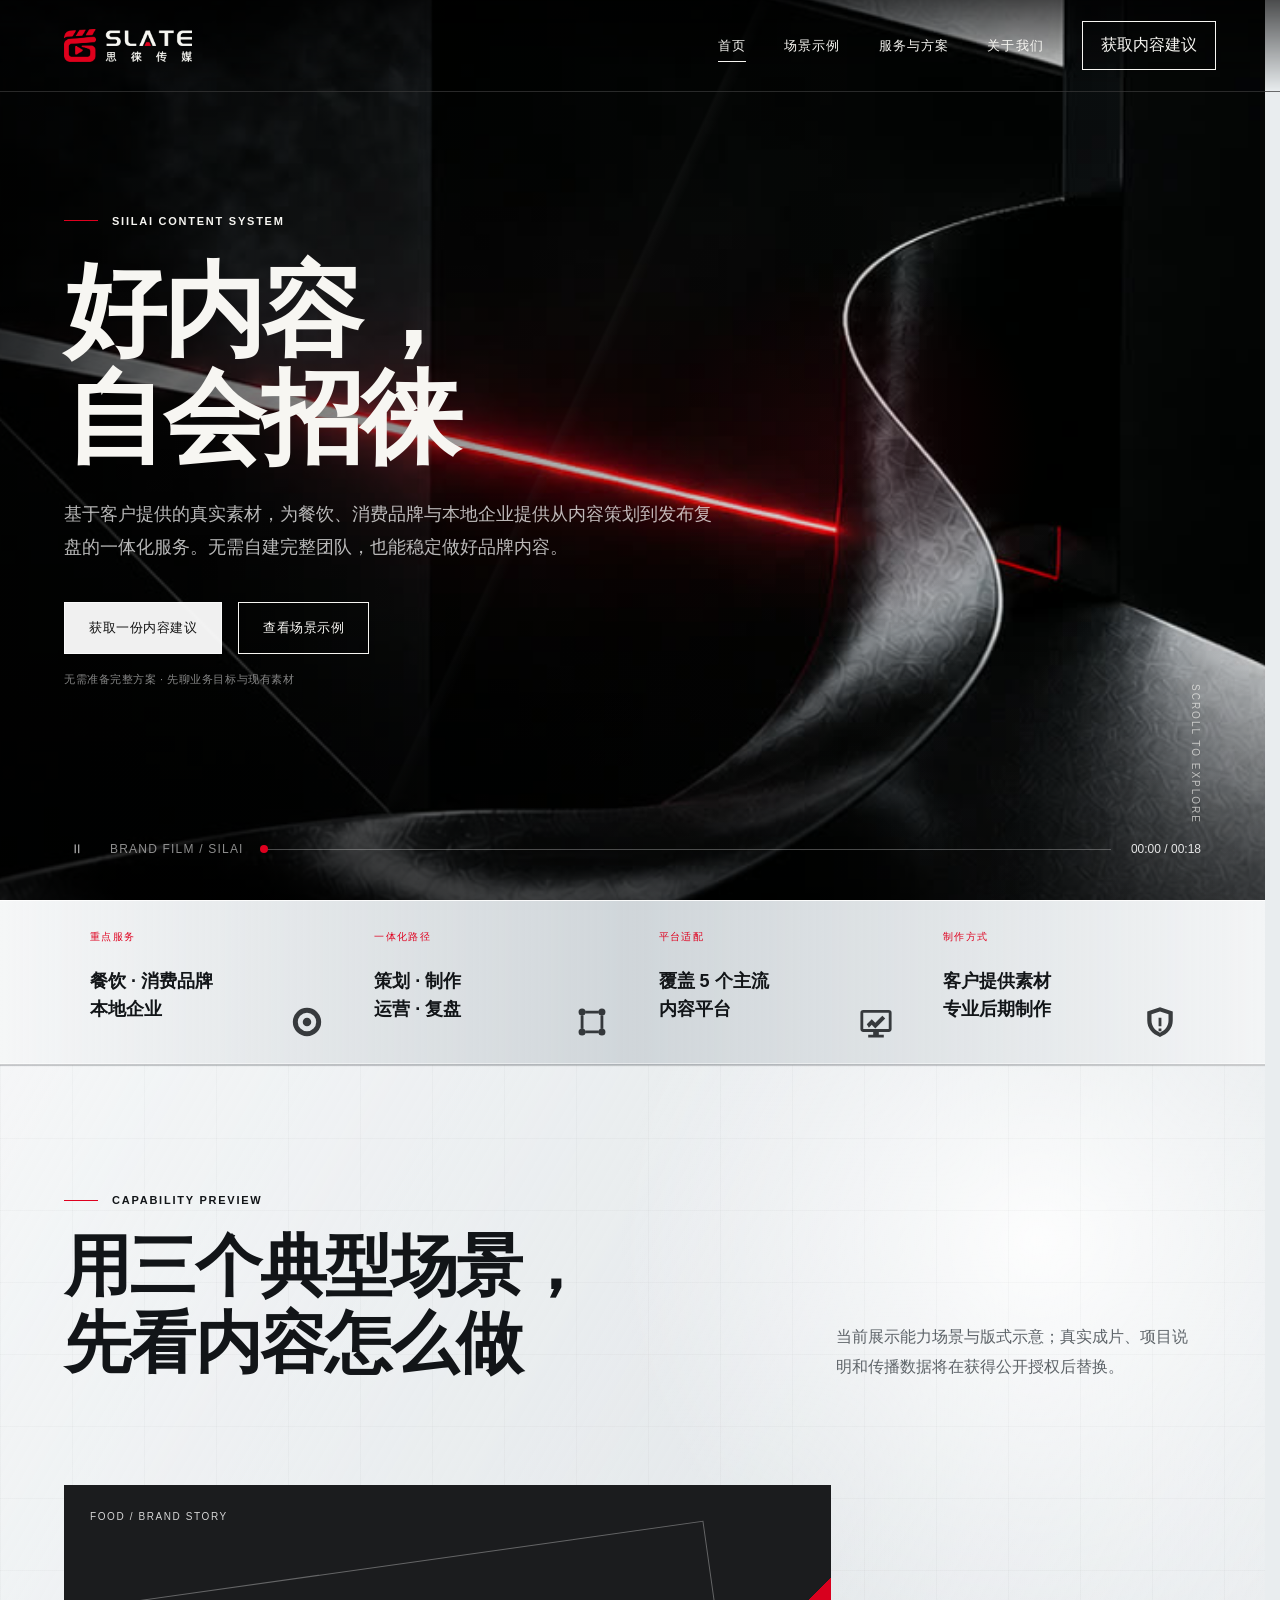
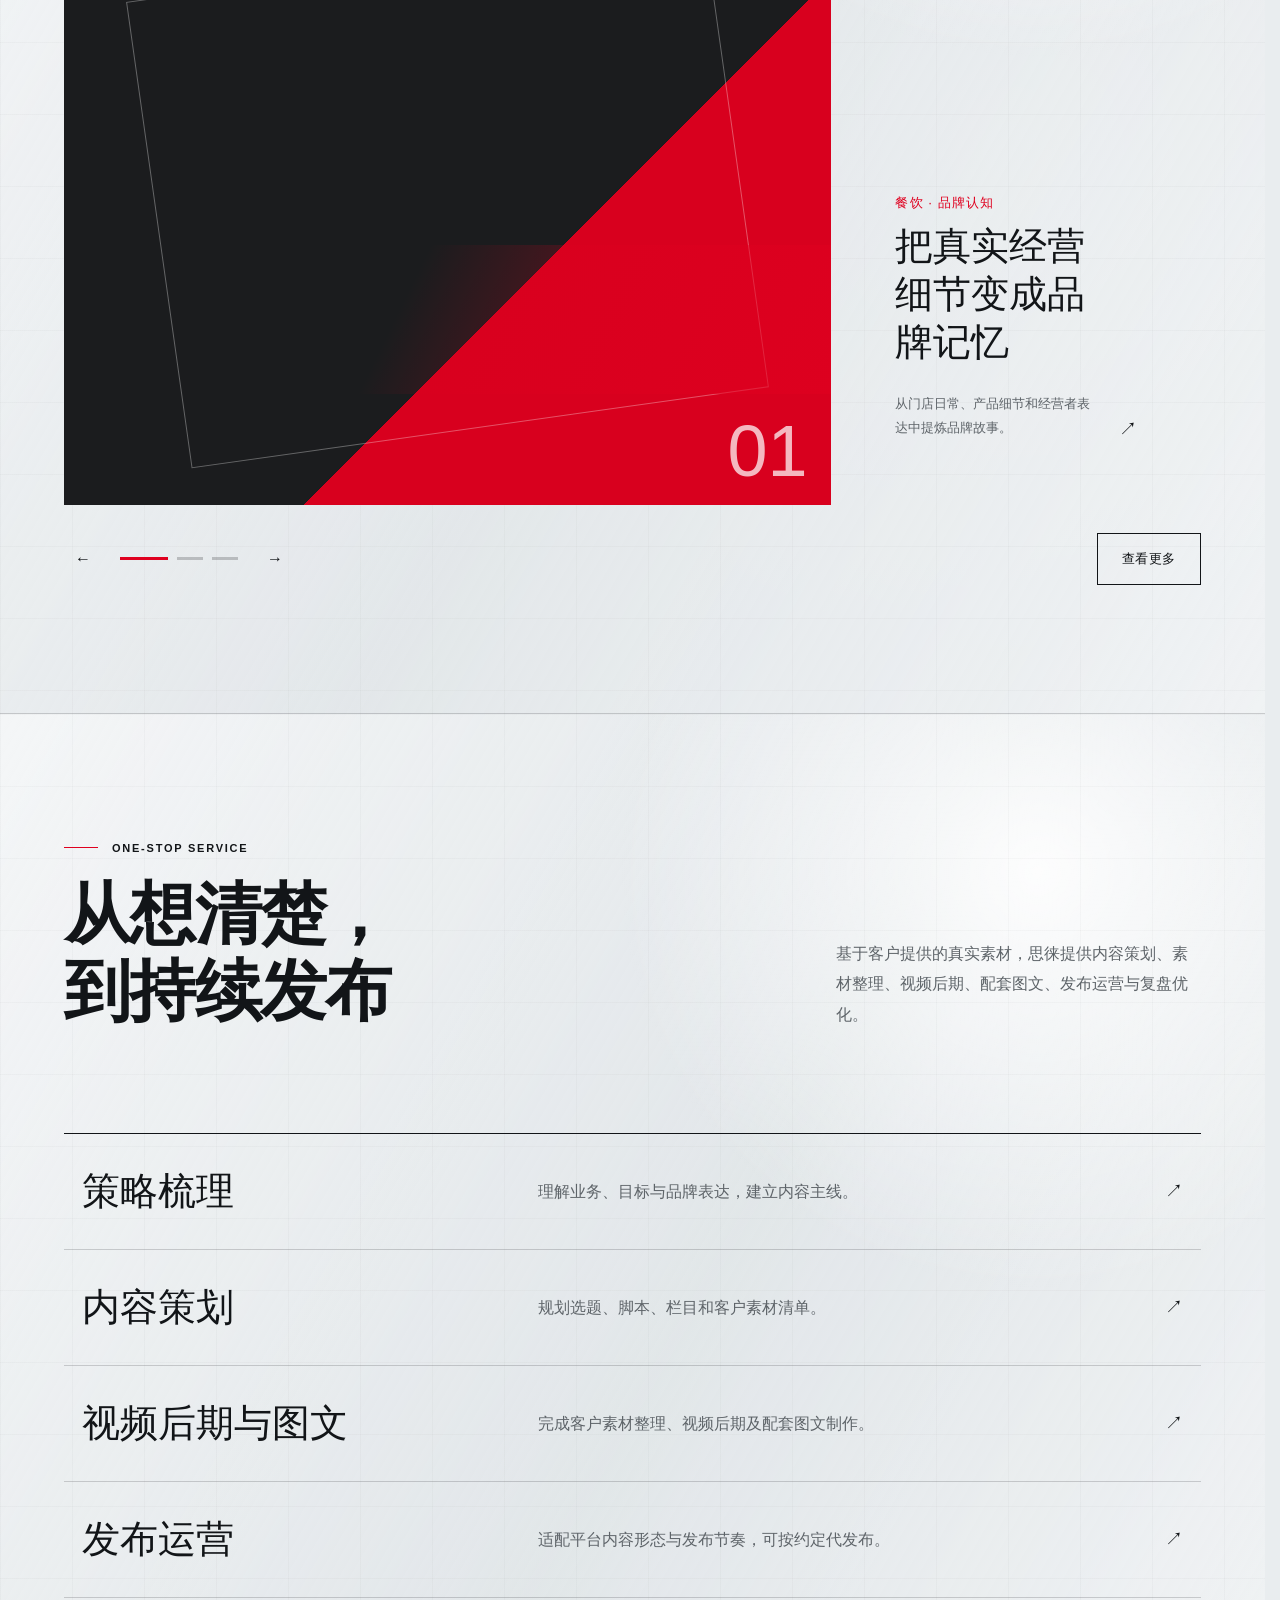
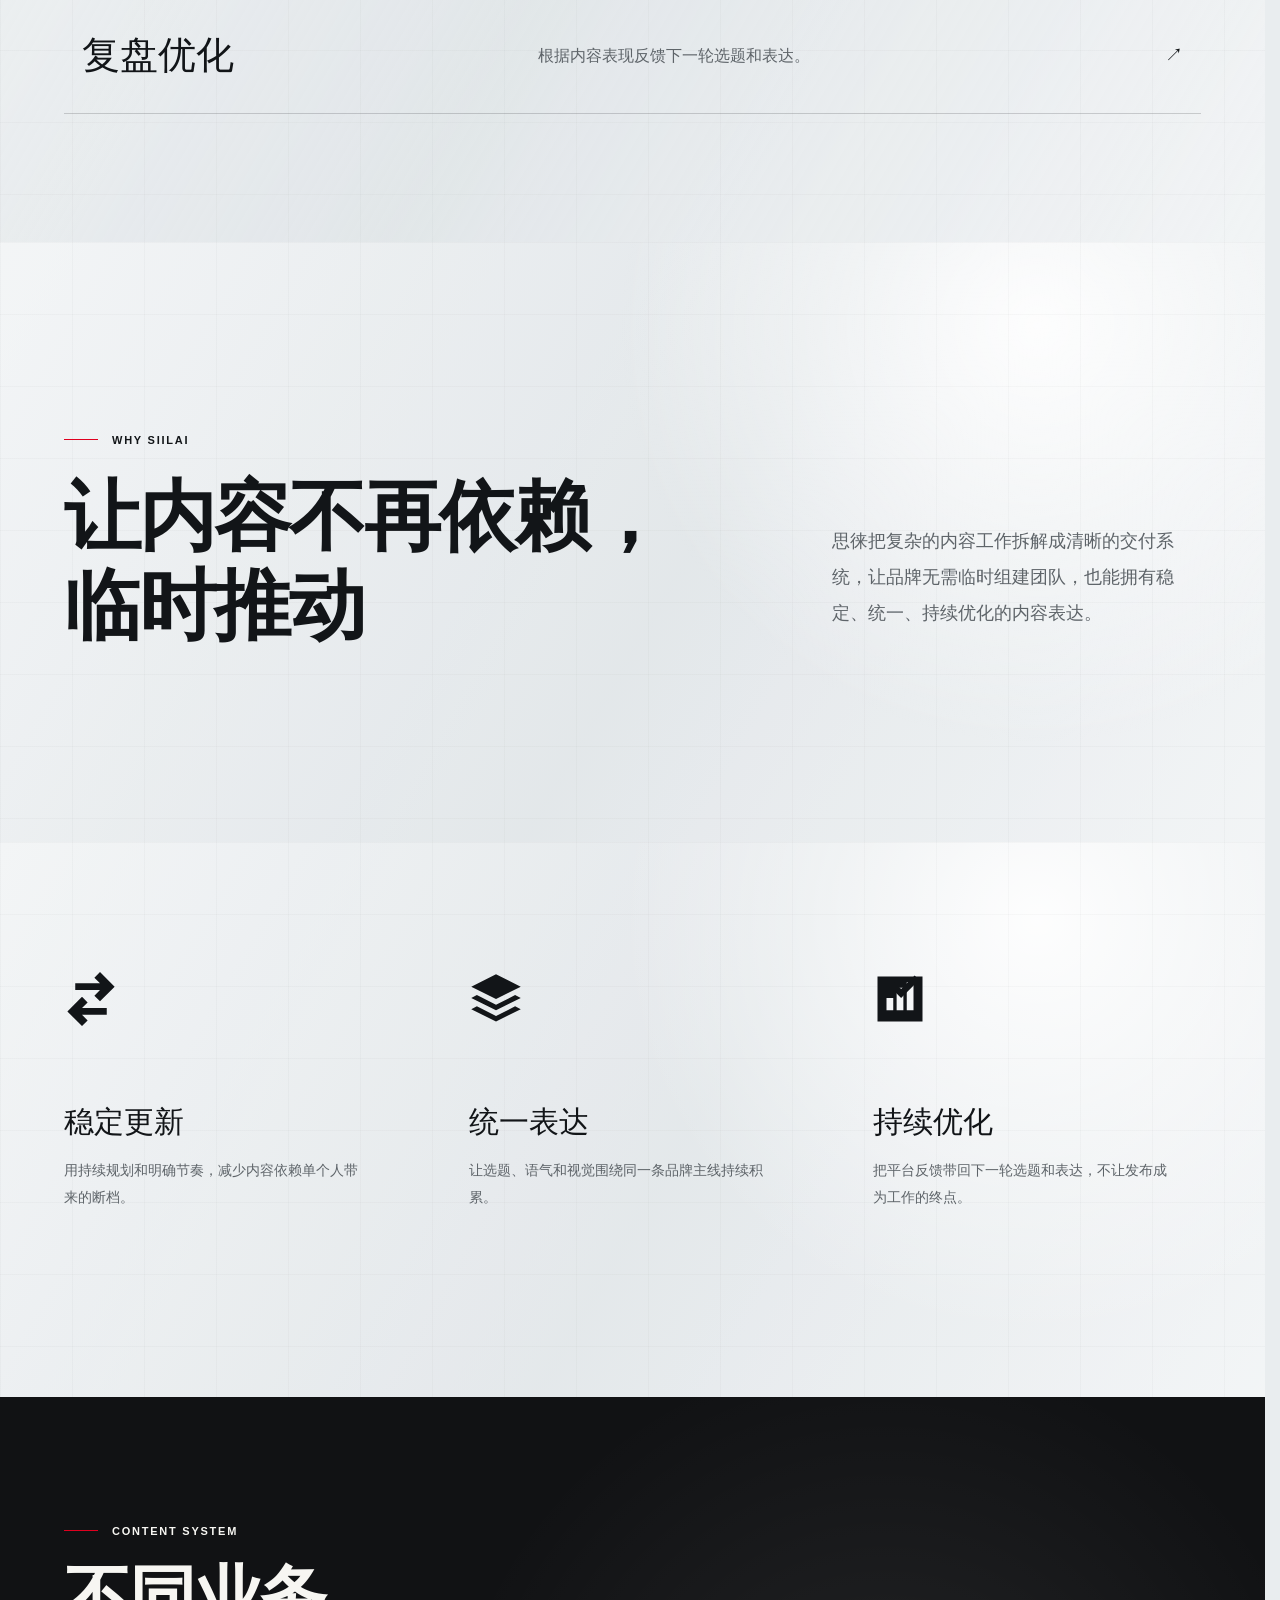
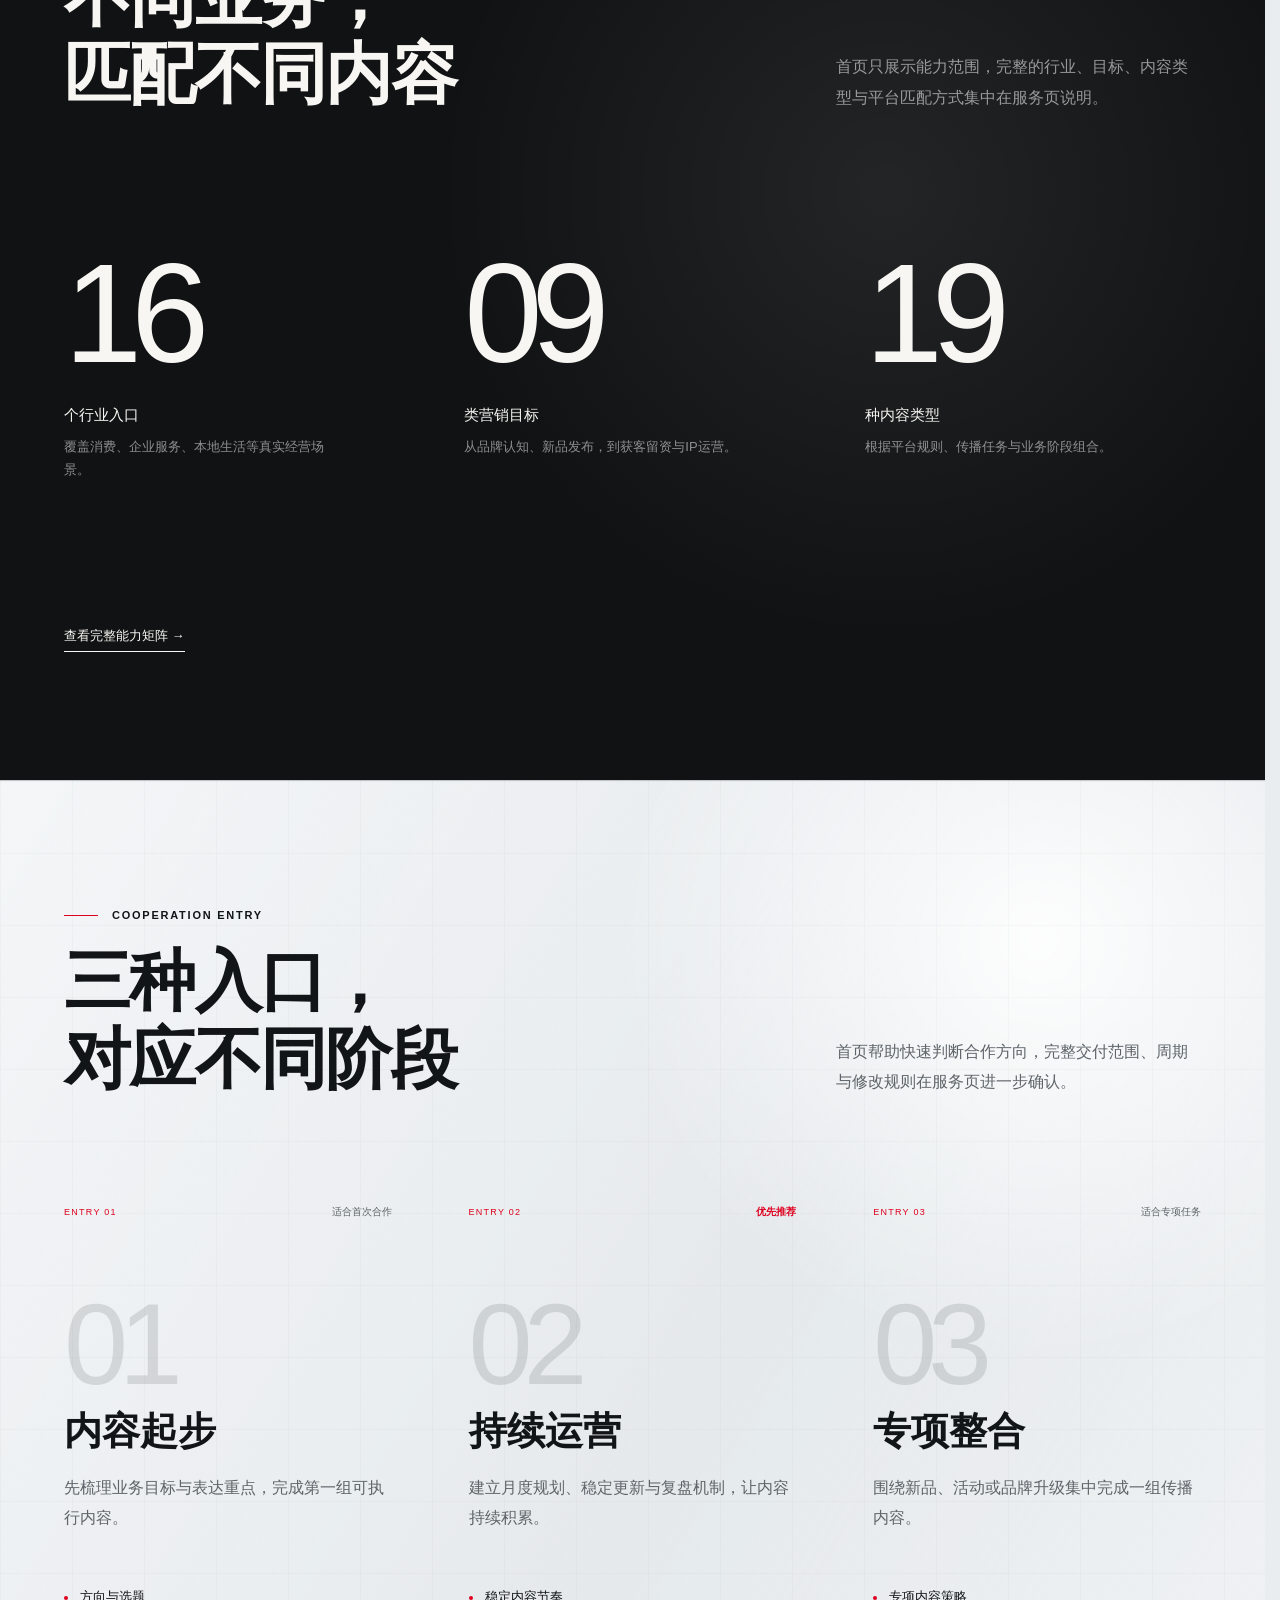
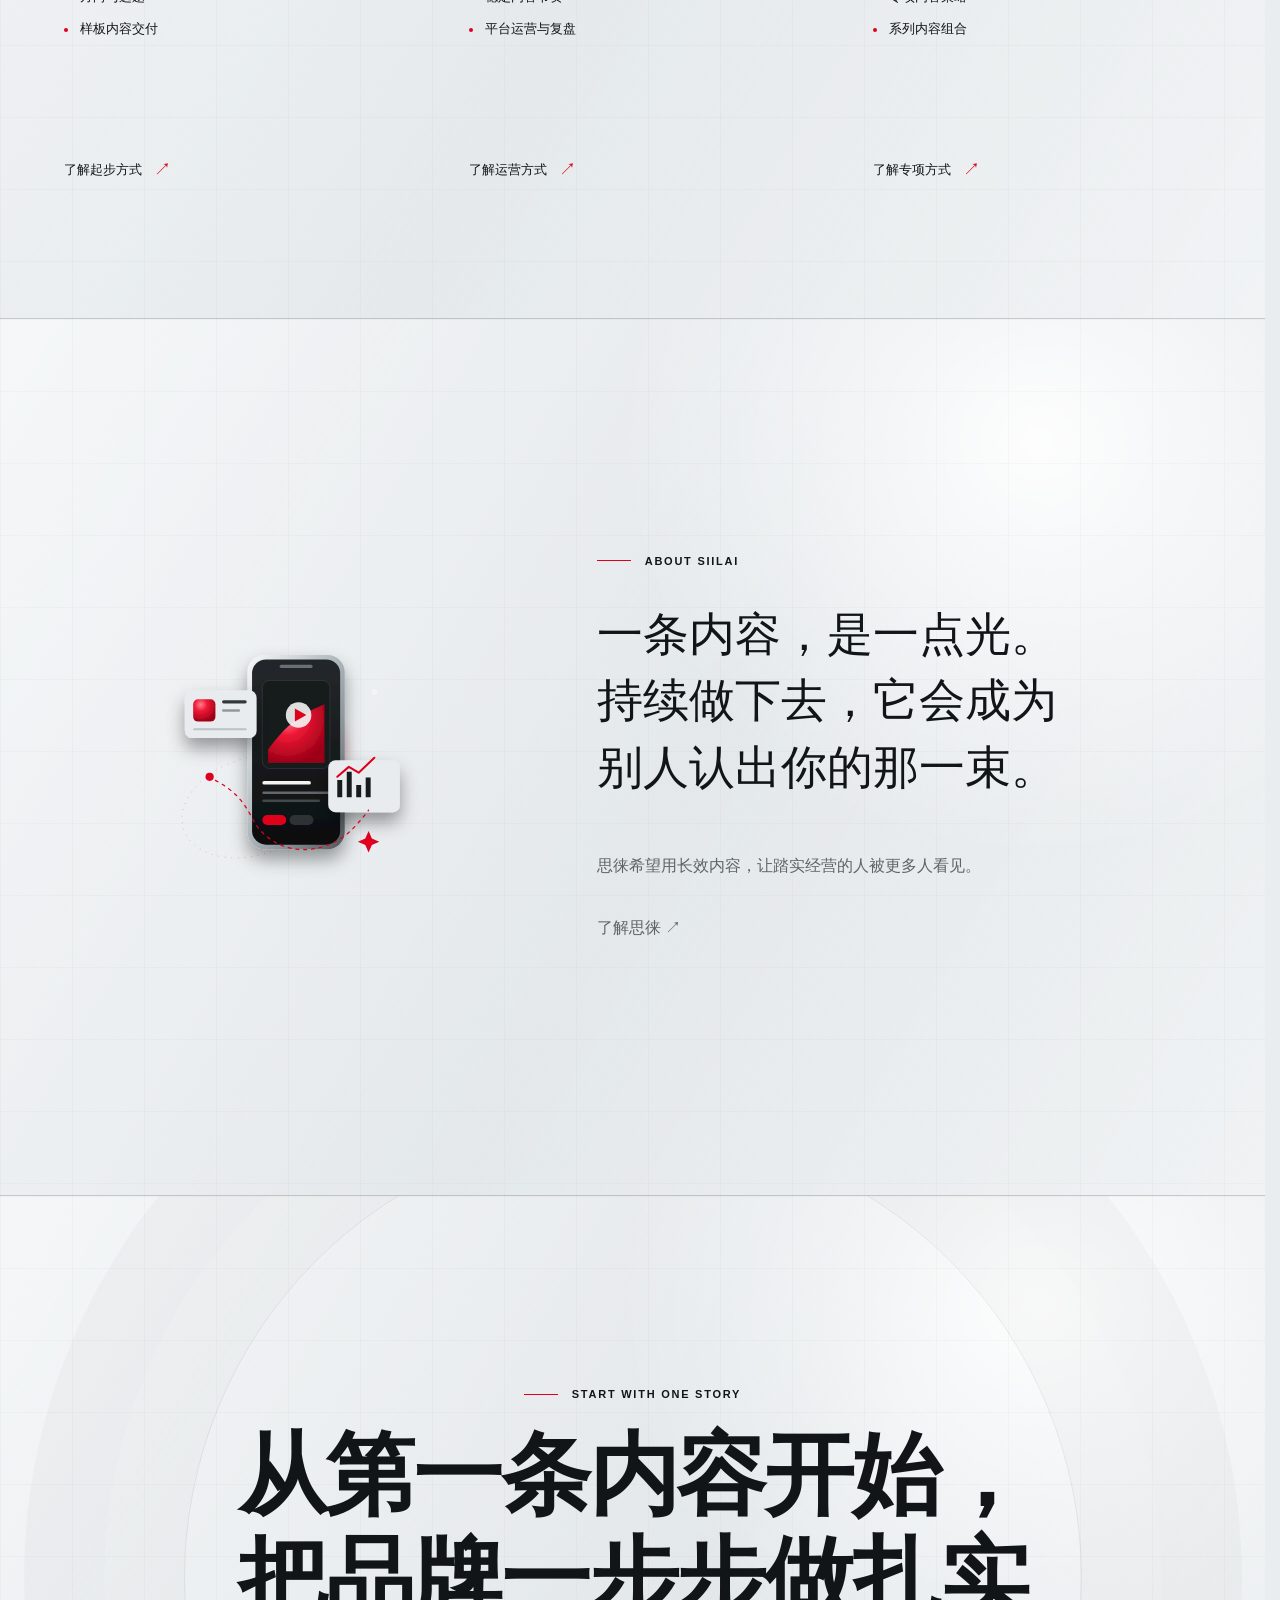
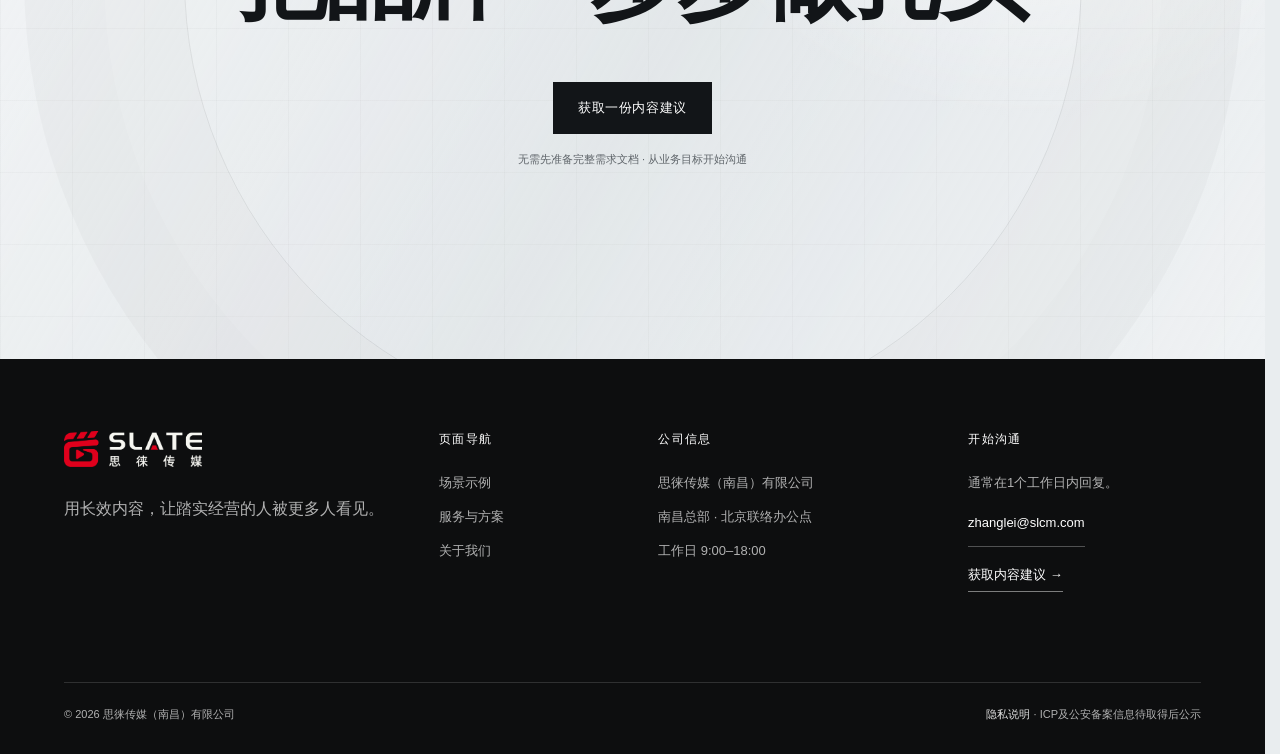
<file: index.html>
<!doctype html>
<html lang="zh-CN">
<head>
  <meta charset="UTF-8">
  <meta name="viewport" content="width=device-width,initial-scale=1">
  <meta name="theme-color" content="#0b0c0d">
  <meta name="description" content="基于客户提供的真实素材，思徕提供内容策划、素材整理、视频后期、配套图文、发布运营与复盘优化。">
  <link rel="canonical" href="https://llei159260-a11y.github.io/SLATE-website/">
  <meta property="og:type" content="website">
  <meta property="og:title" content="思徕｜好内容，自会招徕">
  <meta property="og:description" content="思徕传媒｜企业内容策划、制作与运营">
  <meta property="og:url" content="https://llei159260-a11y.github.io/SLATE-website/">
  <meta property="og:image" content="https://llei159260-a11y.github.io/SLATE-website/og.png">
  <meta name="twitter:card" content="summary_large_image">
  <meta name="twitter:title" content="思徕｜好内容，自会招徕">
  <meta name="twitter:description" content="思徕传媒｜企业内容策划、制作与运营">
  <meta name="twitter:image" content="https://llei159260-a11y.github.io/SLATE-website/og.png">
  <title>思徕｜好内容，自会招徕</title>
  <link rel="icon" href="assets/favicon.png">
  <link rel="stylesheet" href="assets/site.css?v=20260826-23">
</head>
<body class="page-home">
  <a class="skip-link" href="#main">跳到主要内容</a>
  <header class="site-header" data-header>
    <a class="brand" href="index.html" aria-label="思徕首页">
      <img class="logo-light" src="assets/logo-dark.png" alt="思徕" width="1600" height="415">
      <img class="logo-dark" src="assets/siilai-logo.svg" alt="思徕" width="1247" height="349">
    </a>
    <button class="menu-toggle" type="button" data-menu-toggle aria-label="打开导航" aria-expanded="false">菜单</button>
    <nav class="main-nav" aria-label="主导航">
      <a href="index.html" aria-current="page">首页</a>
      <a href="work.html">场景示例</a>
      <a href="services.html">服务与方案</a>
      <a href="about.html">关于我们</a>
      <button class="nav-cta" type="button" data-open-inquiry>获取内容建议</button>
    </nav>
  </header>

  <main id="main">
    <section class="video-hero" data-video-hero aria-label="思徕品牌视频首屏">
      <video class="hero-film" data-hero-video data-poster-mobile="assets/hero-poster-mobile.jpg" autoplay muted loop playsinline preload="metadata" poster="assets/hero-poster-optimized.jpg" width="1586" height="992" aria-hidden="true">
        <source src="assets/hero-film-mobile.mp4" type="video/mp4" media="(max-width: 620px)">
        <source src="assets/hero-film.mp4" type="video/mp4">
      </video>
      <div class="container hero-copy">
        <div class="hero-kicker" data-reveal>SIILAI CONTENT SYSTEM</div>
        <h1 data-reveal>好内容，<br>自会招徕</h1>
        <p class="intro" data-reveal>基于客户提供的真实素材，为餐饮、消费品牌与本地企业提供从内容策划到发布复盘的一体化服务。无需自建完整团队，也能稳定做好品牌内容。</p>
        <div class="hero-actions" data-reveal>
          <button class="button light" type="button" data-open-inquiry>获取一份内容建议</button>
          <a class="button ghost" href="work.html">查看场景示例</a>
        </div>
        <p class="hero-note" data-reveal>无需准备完整方案 · 先聊业务目标与现有素材</p>
      </div>
      <div class="video-controls" aria-label="动态封面播放控制">
        <button class="control-icon" type="button" data-play-toggle aria-label="暂停首屏动态封面">Ⅱ</button>
        <span class="video-mode">BRAND FILM / SILAI</span>
        <div class="progress-track" aria-hidden="true"><span class="progress-fill" data-video-progress></span></div>
        <span data-video-time>00:06 / 00:18</span>
      </div>
      <a class="scroll-cue" href="#scenes">SCROLL TO EXPLORE</a>
    </section>

    <section class="proof-strip" aria-label="思徕服务方式概览">
      <div class="container proof-grid">
        <div class="proof-item"><small>重点服务</small><b>餐饮 · 消费品牌<br>本地企业</b><span class="proof-icon" aria-hidden="true"><svg viewBox="0 0 48 48"><path d="M24 4a20 20 0 1 0 20 20A20 20 0 0 0 24 4Zm0 7a13 13 0 1 1-13 13 13 13 0 0 1 13-13Zm0 7a6 6 0 1 0 6 6 6 6 0 0 0-6-6Z"/></svg></span></div>
        <div class="proof-item"><small>一体化路径</small><b>策划 · 制作<br>运营 · 复盘</b><span class="proof-icon" aria-hidden="true"><svg viewBox="0 0 48 48"><path d="M10 5a5 5 0 1 1-5 5 5 5 0 0 1 5-5Zm28 0a5 5 0 1 1-5 5 5 5 0 0 1 5-5ZM10 33a5 5 0 1 1-5 5 5 5 0 0 1 5-5Zm28 0a5 5 0 1 1-5 5 5 5 0 0 1 5-5ZM15 8h18v4H15V8Zm-7 7h4v18H8V15Zm28 0h4v18h-4V15Zm-21 21h18v4H15v-4Z"/></svg></span></div>
        <div class="proof-item"><small>平台适配</small><b>覆盖 5 个主流<br>内容平台</b><span class="proof-icon" aria-hidden="true"><svg viewBox="0 0 48 48"><path d="M6 7h36a4 4 0 0 1 4 4v23a4 4 0 0 1-4 4H28v4h7v4H13v-4h7v-4H6a4 4 0 0 1-4-4V11a4 4 0 0 1 4-4Zm0 4v23h36V11H6Zm5 16 7-7 5 5 10-10 4 4-14 14-5-5-4 4-3-5Z"/></svg></span></div>
        <div class="proof-item"><small>制作方式</small><b>客户提供素材<br>专业后期制作</b><span class="proof-icon" aria-hidden="true"><svg viewBox="0 0 48 48"><path d="M24 3 42 9v13c0 11-7 19-18 23C13 41 6 33 6 22V9l18-6Zm0 6.3L12 13v9c0 7.8 4.5 13.6 12 17 7.5-3.4 12-9.2 12-17v-9L24 9.3Zm-2 8.7h4v12h-4V18Zm0 15h4v4h-4v-4Z"/></svg></span></div>
      </div>
    </section>

    <section class="section" id="scenes">
      <div class="container">
        <div class="section-head">
          <div data-reveal><div class="eyebrow">Capability preview</div><h2>用三个典型场景，<br>先看内容怎么做</h2></div>
          <p data-reveal>当前展示能力场景与版式示意；真实成片、项目说明和传播数据将在获得公开授权后替换。</p>
        </div>
        <div class="work-carousel" data-carousel data-reveal role="region" aria-roledescription="轮播图" aria-label="精选内容场景">
          <div class="carousel-viewport">
            <div class="work-track" data-carousel-track>
              <a class="work-card carousel-slide is-active" href="scene-detail.html?scene=food-story" data-carousel-slide aria-hidden="false">
                <div class="work-visual red"><span class="visual-label">FOOD / BRAND STORY</span><b class="visual-number">01</b></div>
                <div class="work-meta"><div><small>餐饮 · 品牌认知</small><h3>把真实经营细节变成品牌记忆</h3><p>从门店日常、产品细节和经营者表达中提炼品牌故事。</p></div><span aria-hidden="true">↗</span></div>
              </a>
              <a class="work-card carousel-slide" href="scene-detail.html?scene=consumer-launch" data-carousel-slide aria-hidden="true" tabindex="-1">
                <div class="work-visual silver"><span class="visual-label">PRODUCT / LAUNCH</span><b class="visual-number">02</b></div>
                <div class="work-meta"><div><small>消费品牌 · 新品发布</small><h3>建立统一的新品表达</h3><p>围绕核心利益点，组合揭幕、演示与系列图文内容。</p></div><span aria-hidden="true">↗</span></div>
              </a>
              <a class="work-card carousel-slide" href="scene-detail.html?scene=local-leads" data-carousel-slide aria-hidden="true" tabindex="-1">
                <div class="work-visual light"><span class="visual-label">LOCAL / LEADS</span><b class="visual-number">03</b></div>
                <div class="work-meta"><div><small>本地企业 · 获客留资</small><h3>用专业内容积累信任</h3><p>通过专业解读、常见问题与预约引导降低决策门槛。</p></div><span aria-hidden="true">↗</span></div>
              </a>
            </div>
          </div>
          <div class="carousel-footer">
            <div class="carousel-controls" aria-label="轮播控制">
              <button type="button" data-carousel-prev aria-label="上一项">←</button>
              <div class="carousel-dots" data-carousel-dots aria-label="选择轮播项目"></div>
              <button type="button" data-carousel-next aria-label="下一项">→</button>
            </div>
            <a class="button ghost work-more" href="work.html">查看更多</a>
          </div>
          <p class="sr-only" data-carousel-status aria-live="polite">当前展示第 1 项，共 3 项</p>
        </div>
      </div>
    </section>

    <section class="section" id="service-path">
      <div class="container">
        <div class="section-head">
          <div data-reveal><div class="eyebrow">One-stop service</div><h2>从想清楚，<br>到持续发布</h2></div>
          <p data-reveal>基于客户提供的真实素材，思徕提供内容策划、素材整理、视频后期、配套图文、发布运营与复盘优化。</p>
        </div>
        <div class="service-list">
          <a class="service-row" href="services.html" data-reveal><h3>策略梳理</h3><p>理解业务、目标与品牌表达，建立内容主线。</p><b aria-hidden="true">↗</b></a>
          <a class="service-row" href="services.html" data-reveal><h3>内容策划</h3><p>规划选题、脚本、栏目和客户素材清单。</p><b aria-hidden="true">↗</b></a>
          <a class="service-row" href="services.html" data-reveal><h3>视频后期与图文</h3><p>完成客户素材整理、视频后期及配套图文制作。</p><b aria-hidden="true">↗</b></a>
          <a class="service-row" href="services.html" data-reveal><h3>发布运营</h3><p>适配平台内容形态与发布节奏，可按约定代发布。</p><b aria-hidden="true">↗</b></a>
          <a class="service-row" href="services.html" data-reveal><h3>复盘优化</h3><p>根据内容表现反馈下一轮选题和表达。</p><b aria-hidden="true">↗</b></a>
        </div>
      </div>
    </section>

    <section class="lede-section" id="why-siilai">
      <div class="container lede-grid">
        <div data-reveal>
          <div class="eyebrow">Why Siilai</div>
          <h2 class="display-title">让内容不再依赖，<br>临时推动</h2>
        </div>
        <p class="lede-copy" data-reveal>思徕把复杂的内容工作拆解成清晰的交付系统，让品牌无需临时组建团队，也能拥有稳定、统一、持续优化的内容表达。</p>
      </div>
    </section>

    <section class="section compact why-cards">
      <div class="container">
        <div class="pain-grid">
          <article class="pain-card" data-reveal><span class="pain-icon" aria-hidden="true"><svg viewBox="0 0 48 48"><path d="M10 10h22l-5-5 5-5 13 13-13 13-5-5 5-5H10v-6Zm28 28H16l5 5-5 5L3 35l13-13 5 5-5 5h22v6Z"/></svg></span><h3>稳定更新</h3><p>用持续规划和明确节奏，减少内容依赖单个人带来的断档。</p></article>
          <article class="pain-card" data-reveal><span class="pain-icon" aria-hidden="true"><svg viewBox="0 0 48 48"><path d="m24 2 22 11-22 11L2 13 24 2Zm0 27 17-8.5 5 2.5-22 11L2 23l5-2.5L24 29Zm0 10 17-8.5 5 2.5-22 11L2 33l5-2.5L24 39Z"/></svg></span><h3>统一表达</h3><p>让选题、语气和视觉围绕同一条品牌主线持续积累。</p></article>
          <article class="pain-card" data-reveal><span class="pain-icon" aria-hidden="true"><svg viewBox="0 0 48 48"><path d="M4 4h40v40H4V4Zm8 30h6V23h-6v11Zm9 0h6V14h-6v20Zm9 0h6V9h-6v25Z"/><path d="m11 17 8-8 6 6L37 3l4 4-16 16-6-6-4 4-4-4Z"/></svg></span><h3>持续优化</h3><p>把平台反馈带回下一轮选题和表达，不让发布成为工作的终点。</p></article>
        </div>
      </div>
    </section>

    <section class="section matrix-shell matrix-summary">
      <div class="container">
        <div class="section-head">
          <div data-reveal><div class="eyebrow">Content system</div><h2>不同业务，<br>匹配不同内容</h2></div>
          <p data-reveal style="color:rgba(255,255,255,.55)">首页只展示能力范围，完整的行业、目标、内容类型与平台匹配方式集中在服务页说明。</p>
        </div>
        <div class="matrix-stats">
          <article class="matrix-stat" data-reveal><strong data-count-to="16" data-count-pad="2" aria-label="16个行业入口">00</strong><h3>个行业入口</h3><p>覆盖消费、企业服务、本地生活等真实经营场景。</p></article>
          <article class="matrix-stat" data-reveal><strong data-count-to="9" data-count-pad="2" aria-label="9类营销目标">00</strong><h3>类营销目标</h3><p>从品牌认知、新品发布，到获客留资与IP运营。</p></article>
          <article class="matrix-stat" data-reveal><strong data-count-to="19" data-count-pad="2" aria-label="19种内容类型">00</strong><h3>种内容类型</h3><p>根据平台规则、传播任务与业务阶段组合。</p></article>
        </div>
        <div class="scenario-intro" data-reveal>
          <div><small>TYPICAL COMBINATIONS</small><h3>典型场景组合</h3></div>
          <p>从行业、营销目标到内容类型，按业务需求灵活匹配。以下展示三种常见业务场景的内容组合方式。</p>
        </div>
        <div class="scenario-row">
          <a class="scenario" href="scene-detail.html?scene=food-product" data-reveal><span class="scenario-icon" aria-hidden="true"><svg viewBox="0 0 48 48"><path d="M7 34h34M11 30a13 13 0 0 1 26 0M24 12V7M18 7h12"/></svg></span><b>餐饮 × 产品种草</b><span class="scenario-copy">场景短片 / 产品卖点 / 用户口碑</span><i aria-hidden="true">↗</i></a>
          <a class="scenario" href="scene-detail.html?scene=consumer-launch" data-reveal><span class="scenario-icon" aria-hidden="true"><svg viewBox="0 0 48 48"><path d="M8 19h32v23H8zM5 12h38v8H5zM24 12v30M13 12c-4-7 7-10 11 0M35 12c4-7-7-10-11 0M38 4v5M33 6.5h10"/></svg></span><b>消费品牌 × 新品发布</b><span class="scenario-copy">新品揭幕 / 功能演示 / 系列图文</span><i aria-hidden="true">↗</i></a>
          <a class="scenario" href="scene-detail.html?scene=local-leads" data-reveal><span class="scenario-icon" aria-hidden="true"><svg viewBox="0 0 48 48"><path d="M24 44S10 32 10 19a14 14 0 0 1 28 0c0 13-14 25-14 25Z"/><circle cx="24" cy="19" r="5"/><path d="M32 35h10M37 30v10"/></svg></span><b>本地企业 × 获客留资</b><span class="scenario-copy">专业解读 / 预约咨询 / FAQ答疑</span><i aria-hidden="true">↗</i></a>
        </div>
        <div class="platforms platform-brands"><b>PLATFORM FIT</b><span class="platform-chip"><svg viewBox="-4 -4 48 48" aria-hidden="true"><path d="M8 10c4-6 11-7 16-3 3 2 4 5 4 8 4 0 7 2 9 5 3 6 0 13-6 15-5 2-10 0-13-4-3 4-8 6-13 4-6-2-8-9-5-14 2-4 5-6 10-5Z" fill="none" stroke="currentColor" stroke-width="3"/><circle cx="20" cy="20" r="4" fill="currentColor"/></svg><em>视频号</em></span><span class="platform-chip"><svg viewBox="0 0 40 40" aria-hidden="true"><path d="M23 5c2 7 6 11 12 12v7c-4 0-8-1-11-4v10c0 7-5 10-11 10-7 0-11-5-11-11 0-7 6-12 14-11v7c-4-1-7 1-7 4 0 3 2 5 5 5 3 0 5-2 5-6V5h4Z" fill="currentColor"/></svg><em>抖音</em></span><span class="platform-chip"><svg viewBox="0 0 40 40" aria-hidden="true"><rect x="3" y="8" width="34" height="24" rx="7" fill="currentColor"/><path d="M10 16h4v8h-4v-8Zm7 0h4v8h-4v-8Zm7 0h7v4h-3v4h-4v-8Z" fill="#111214"/></svg><em>小红书</em></span><span class="platform-chip"><svg viewBox="0 0 40 40" aria-hidden="true"><path d="m13 8-5-5 3-3 7 7h4l7-7 3 3-5 5h4c5 0 8 3 8 8v15c0 5-3 8-8 8H9c-5 0-8-3-8-8V16c0-5 3-8 8-8h4Zm-4 7c-2 0-3 1-3 3v11c0 2 1 3 3 3h22c2 0 3-1 3-3V18c0-2-1-3-3-3H9Zm4 4h4v4h-4v-4Zm10 0h4v4h-4v-4Z" fill="currentColor"/></svg><em>B站</em></span><span class="platform-chip"><svg viewBox="0 0 40 40" aria-hidden="true"><path d="M12 3h16c7 0 10 4 10 10v14c0 7-4 10-10 10H12C5 37 2 33 2 27V13C2 6 6 3 12 3Zm2 7a6 6 0 1 0 0 12 6 6 0 0 0 0-12Zm13 0a6 6 0 1 0 0 12 6 6 0 0 0 0-12ZM9 27v5h22v-5H9Z" fill="currentColor"/></svg><em>快手</em></span></div>
        <a class="section-link" href="services.html">查看完整能力矩阵 →</a>
      </div>
    </section>

    <section class="section">
      <div class="container">
        <div class="section-head">
          <div data-reveal><div class="eyebrow">Cooperation entry</div><h2>三种入口，<br>对应不同阶段</h2></div>
          <p data-reveal>首页帮助快速判断合作方向，完整交付范围、周期与修改规则在服务页进一步确认。</p>
        </div>
        <div class="package-grid editorial-packages">
          <article class="package-card" data-reveal><div class="package-meta"><small>ENTRY 01</small><span>适合首次合作</span></div><strong class="package-index">01</strong><h3>内容起步</h3><p>先梳理业务目标与表达重点，完成第一组可执行内容。</p><ul><li>方向与选题</li><li>样板内容交付</li></ul><a class="package-link" href="services.html#packages">了解起步方式 <span>↗</span></a></article>
          <article class="package-card is-featured" data-reveal><div class="package-meta"><small>ENTRY 02</small><span>优先推荐</span></div><strong class="package-index">02</strong><h3>持续运营</h3><p>建立月度规划、稳定更新与复盘机制，让内容持续积累。</p><ul><li>稳定内容节奏</li><li>平台运营与复盘</li></ul><a class="package-link" href="services.html#packages">了解运营方式 <span>↗</span></a></article>
          <article class="package-card" data-reveal><div class="package-meta"><small>ENTRY 03</small><span>适合专项任务</span></div><strong class="package-index">03</strong><h3>专项整合</h3><p>围绕新品、活动或品牌升级集中完成一组传播内容。</p><ul><li>专项内容策略</li><li>系列内容组合</li></ul><a class="package-link" href="services.html#packages">了解专项方式 <span>↗</span></a></article>
        </div>
      </div>
    </section>

    <section class="section">
      <div class="container story-panel" data-reveal>
        <div class="story-art home-story-art" aria-hidden="true">
          <svg class="home-story-illustration" viewBox="0 0 620 720" xmlns="http://www.w3.org/2000/svg">
            <defs>
              <linearGradient id="story-silver" x1="0" y1="0" x2="1" y2="1"><stop offset="0" stop-color="#f7f9fa"/><stop offset=".48" stop-color="#aeb7bd"/><stop offset="1" stop-color="#50575c"/></linearGradient>
              <linearGradient id="story-screen" x1="0" y1="0" x2="0" y2="1"><stop offset="0" stop-color="#24282b"/><stop offset="1" stop-color="#0c0e0f"/></linearGradient>
              <radialGradient id="story-red" cx="34%" cy="24%" r="78%"><stop offset="0" stop-color="#ff7f91"/><stop offset=".38" stop-color="#ef1735"/><stop offset="1" stop-color="#9c0017"/></radialGradient>
              <filter id="story-shadow" x="-40%" y="-40%" width="180%" height="200%"><feDropShadow dx="0" dy="24" stdDeviation="22" flood-color="#000" flood-opacity=".38"/></filter>
              <filter id="story-glow" x="-120%" y="-120%" width="340%" height="340%"><feGaussianBlur stdDeviation="16"/></filter>
            </defs>
            <ellipse class="home-ill-orbit" cx="312" cy="366" rx="244" ry="176" transform="rotate(-18 312 366)"/>
            <ellipse class="home-ill-orbit home-ill-orbit-inner" cx="312" cy="366" rx="176" ry="118" transform="rotate(-18 312 366)"/>
            <circle class="home-ill-glow" cx="344" cy="338" r="92" fill="#df001f" filter="url(#story-glow)"/>
            <g class="home-ill-device" filter="url(#story-shadow)">
              <rect x="202" y="112" width="236" height="472" rx="42" fill="url(#story-silver)"/>
              <rect x="213" y="123" width="214" height="450" rx="34" fill="url(#story-screen)"/>
              <rect x="280" y="136" width="80" height="8" rx="4" fill="#687077"/>
              <rect x="238" y="174" width="164" height="214" rx="18" fill="#181b1d" stroke="#4b5155"/>
              <path d="M252 342c46-64 82-87 137-110v142H252Z" fill="url(#story-red)"/>
              <circle cx="326" cy="258" r="31" fill="#f3f5f5" fill-opacity=".9"/>
              <path d="m317 242 28 16-28 16Z" fill="#df001f"/>
              <rect x="238" y="418" width="118" height="9" rx="4.5" fill="#f2f3f3"/>
              <rect x="238" y="444" width="164" height="6" rx="3" fill="#62696e"/>
              <rect x="238" y="463" width="140" height="6" rx="3" fill="#42484c"/>
              <rect x="238" y="501" width="58" height="24" rx="12" fill="#df001f"/>
              <rect x="304" y="501" width="58" height="24" rx="12" fill="#2e3336"/>
            </g>
            <g class="home-ill-card home-ill-card-a" filter="url(#story-shadow)">
              <rect x="50" y="198" width="174" height="116" rx="18" fill="#e8ecee"/>
              <rect x="70" y="220" width="54" height="54" rx="12" fill="url(#story-red)"/>
              <rect x="140" y="222" width="60" height="8" rx="4" fill="#33383b"/>
              <rect x="140" y="244" width="44" height="6" rx="3" fill="#90999f"/>
              <rect x="70" y="290" width="130" height="5" rx="2.5" fill="#bbc2c6"/>
            </g>
            <g class="home-ill-card home-ill-card-b" filter="url(#story-shadow)">
              <rect x="398" y="368" width="174" height="126" rx="18" fill="#e8ecee"/>
              <path d="M420 458V416h12v42Zm23 0v-62h12v62Zm23 0v-30h12v30Zm23 0v-48h12v48Z" fill="#171a1c"/>
              <path d="m420 408 28-24 24 14 38-36" fill="none" stroke="#df001f" stroke-width="5" stroke-linecap="round" stroke-linejoin="round"/>
            </g>
            <g class="home-ill-spark"><circle cx="110" cy="408" r="10"/><circle cx="510" cy="202" r="7"/><path d="m496 540 8 18 18 8-18 8-8 18-8-18-18-8 18-8Z"/></g>
            <path class="home-ill-flow" d="M107 408c58 28 83 54 107 102 30 58 98 91 174 67 48-15 76-46 108-88"/>
          </svg>
        </div>
        <div class="story-copy">
          <div class="eyebrow">About Siilai</div>
          <blockquote>一条内容，是一点光。持续做下去，它会成为别人认出你的那一束。</blockquote>
          <p>思徕希望用长效内容，让踏实经营的人被更多人看见。</p>
          <p><a href="about.html">了解思徕 ↗</a></p>
        </div>
      </div>
    </section>

    <section class="cta-section">
      <div class="container" data-reveal>
        <div class="eyebrow" style="justify-content:center">Start with one story</div>
        <h2>从第一条内容开始，<br>把品牌一步步做扎实</h2>
        <button class="button" type="button" data-open-inquiry>获取一份内容建议</button>
        <p class="cta-note">无需先准备完整需求文档 · 从业务目标开始沟通</p>
      </div>
    </section>
  </main>

  <footer class="site-footer">
    <div class="footer-grid">
      <div class="footer-brand"><img src="assets/logo-dark.png" alt="思徕" width="1600" height="415"><p>用长效内容，让踏实经营的人被更多人看见。</p></div>
      <div class="footer-column"><h3>页面导航</h3><a href="work.html">场景示例</a><a href="services.html">服务与方案</a><a href="about.html">关于我们</a></div>
      <div class="footer-column footer-company"><h3>公司信息</h3><p>思徕传媒（南昌）有限公司</p><p>南昌总部 · 北京联络办公点</p><p>工作日 9:00–18:00</p></div>
      <div class="footer-column"><h3>开始沟通</h3><p>通常在1个工作日内回复。</p><span class="footer-email" data-contact-email>zhanglei@slcm.com</span><button class="footer-cta" type="button" data-open-inquiry>获取内容建议 →</button></div>
    </div>
    <div class="footer-bottom"><span>© <span data-current-year></span> 思徕传媒（南昌）有限公司</span><span><a href="privacy.html">隐私说明</a> · ICP及公安备案信息待取得后公示</span></div>
  </footer>
  <script src="assets/site.js?v=20260826-23"></script>
</body>
</html>
</file>
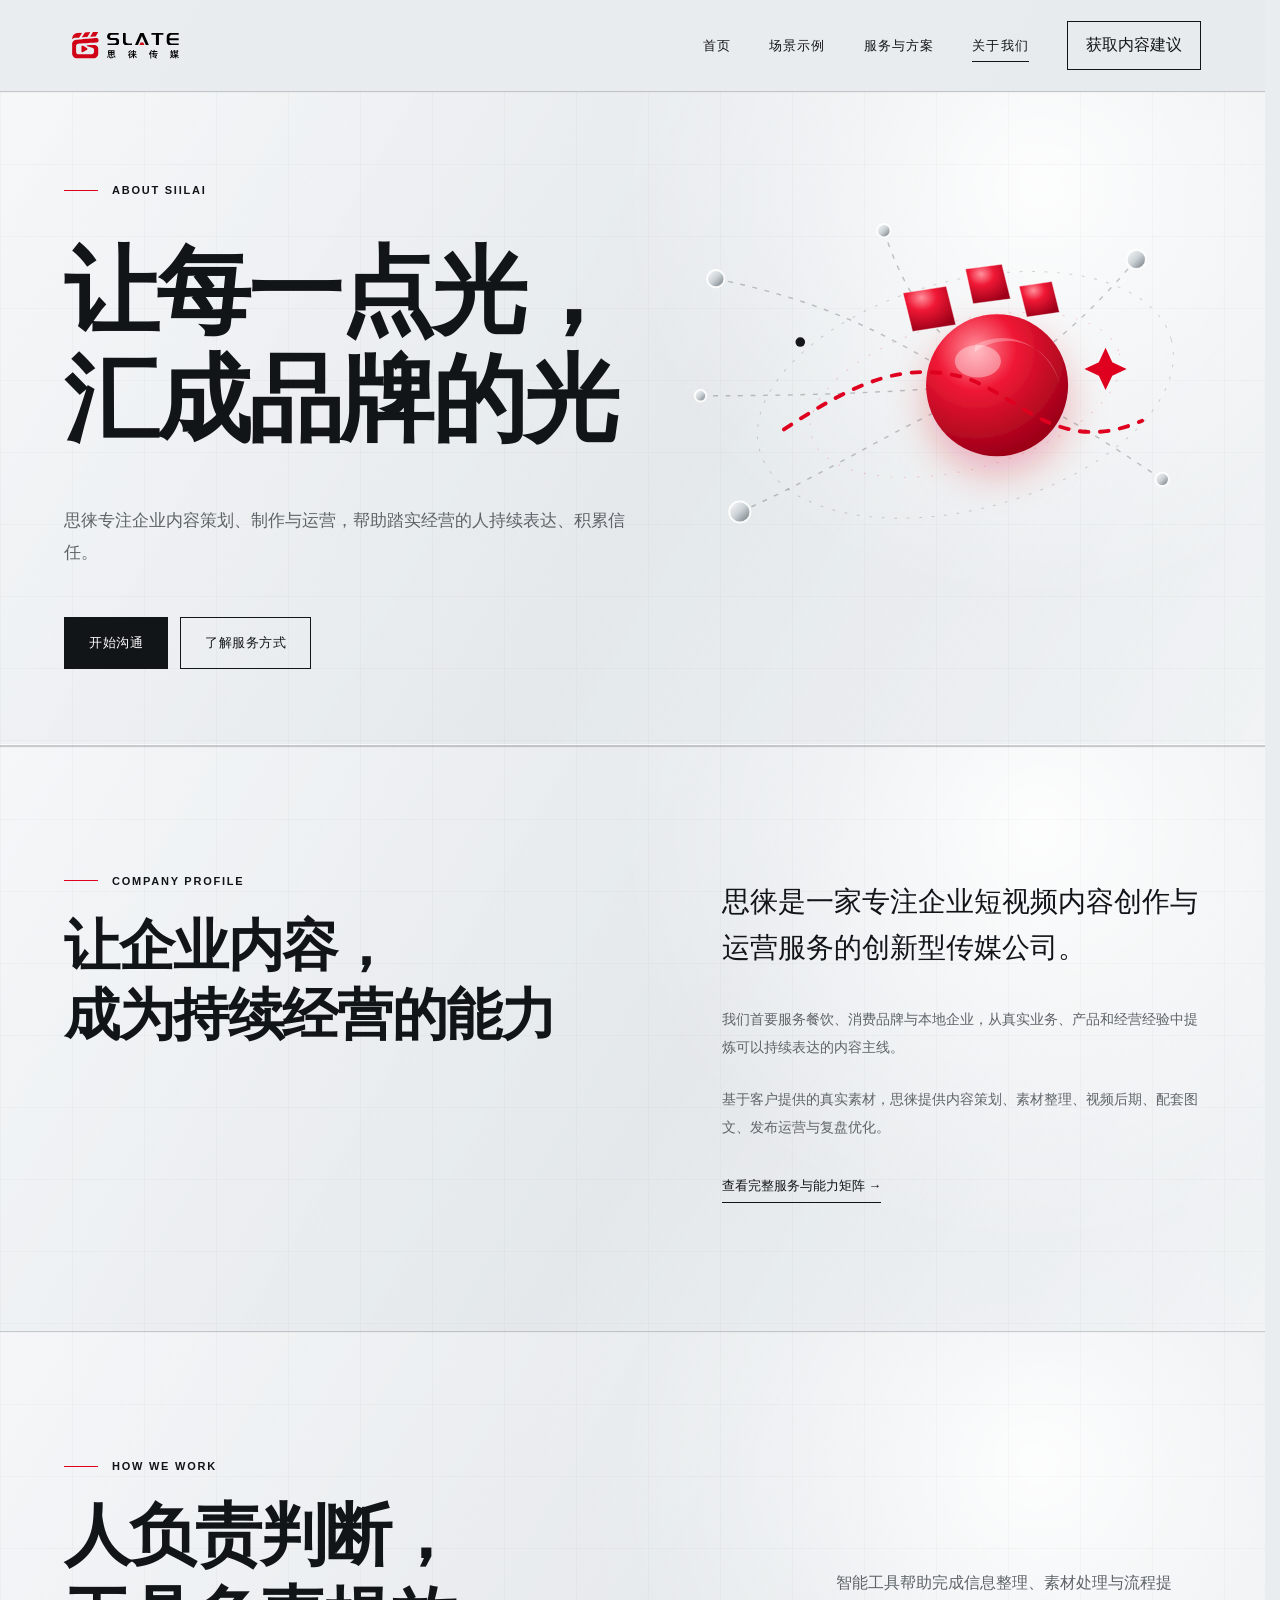
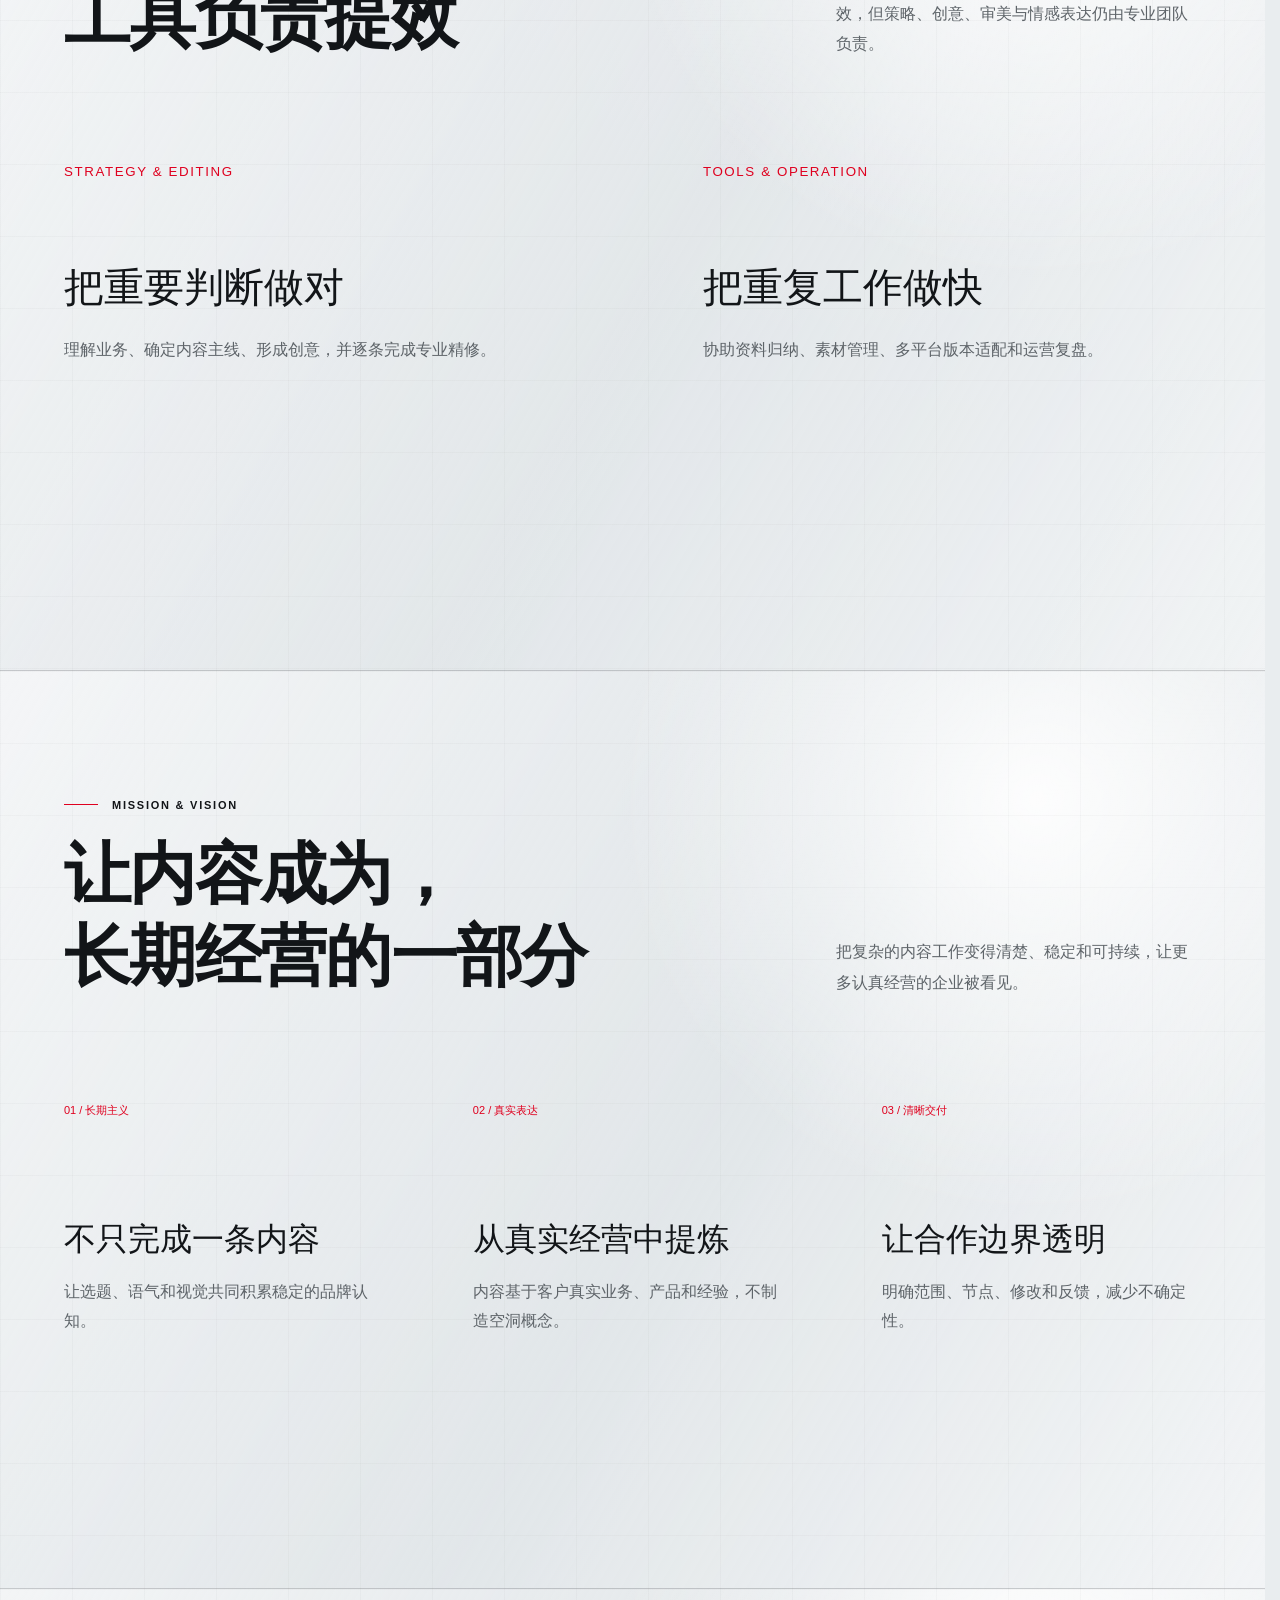
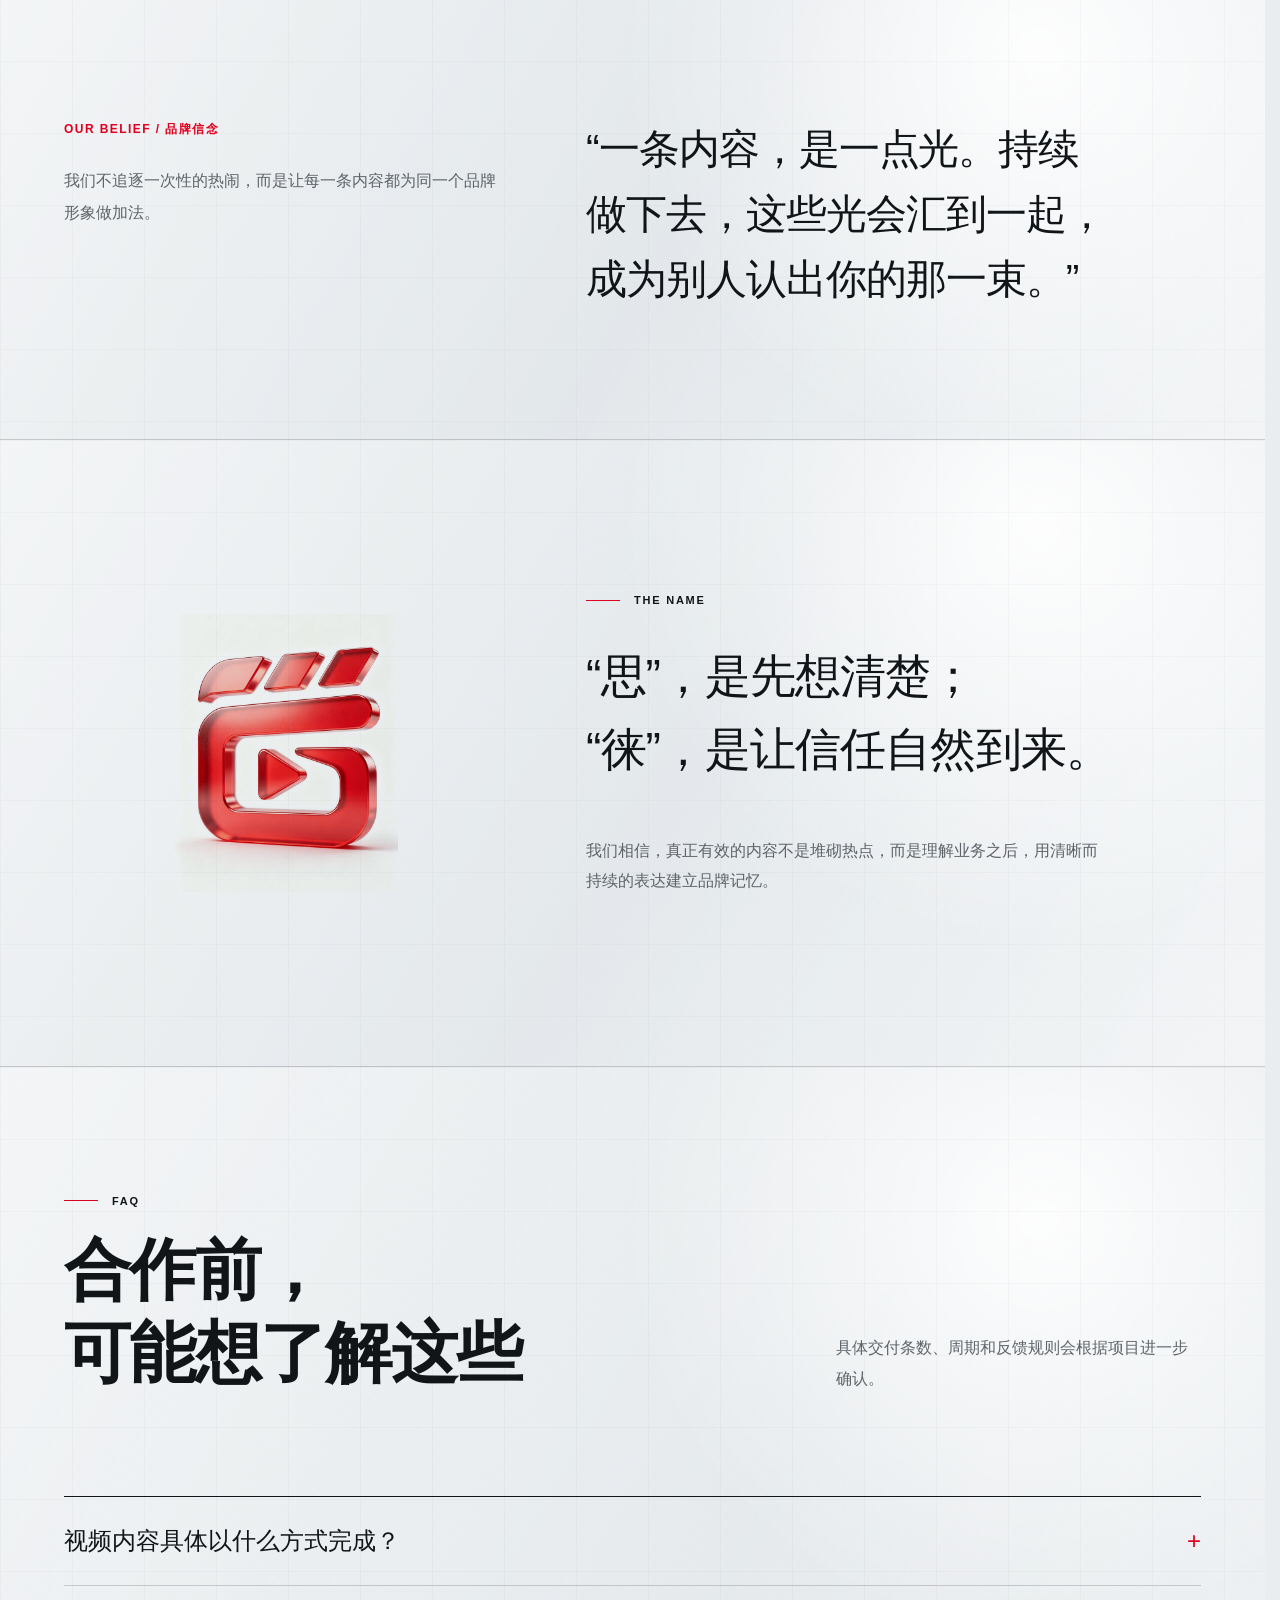
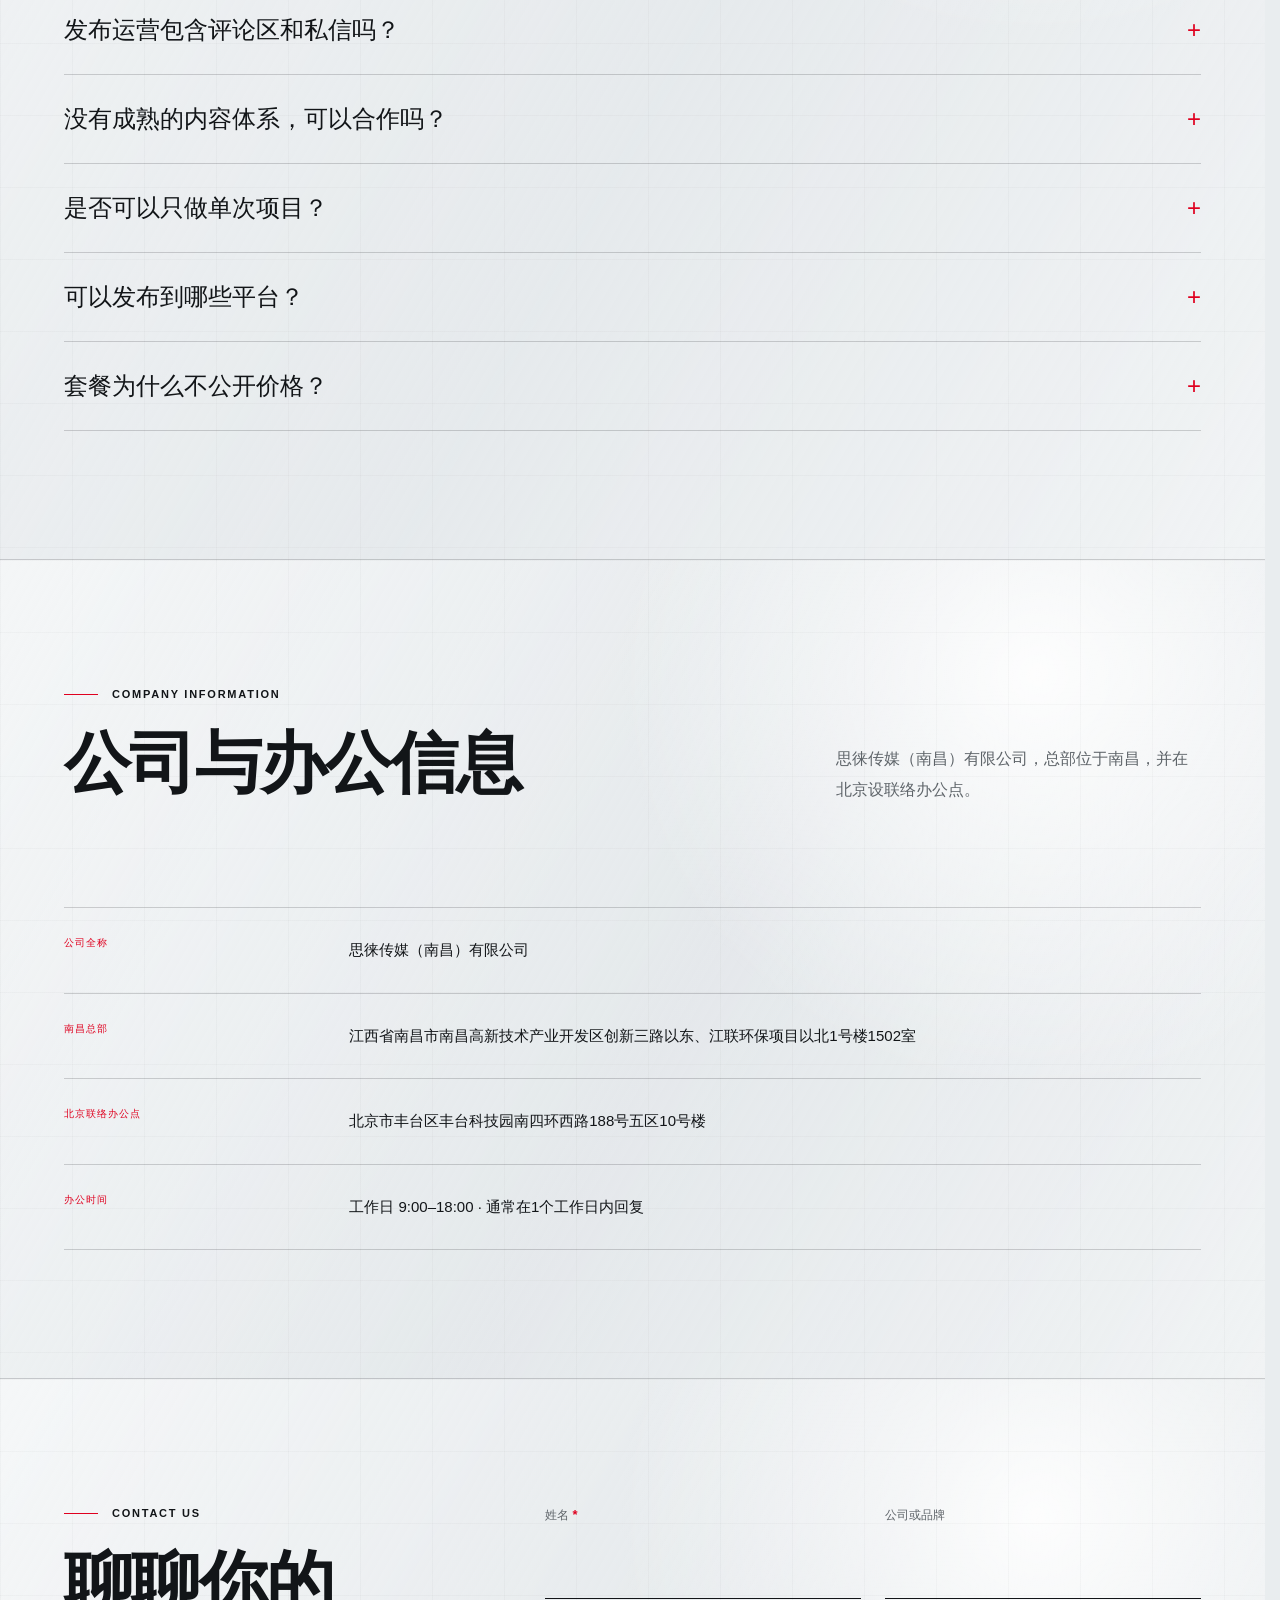
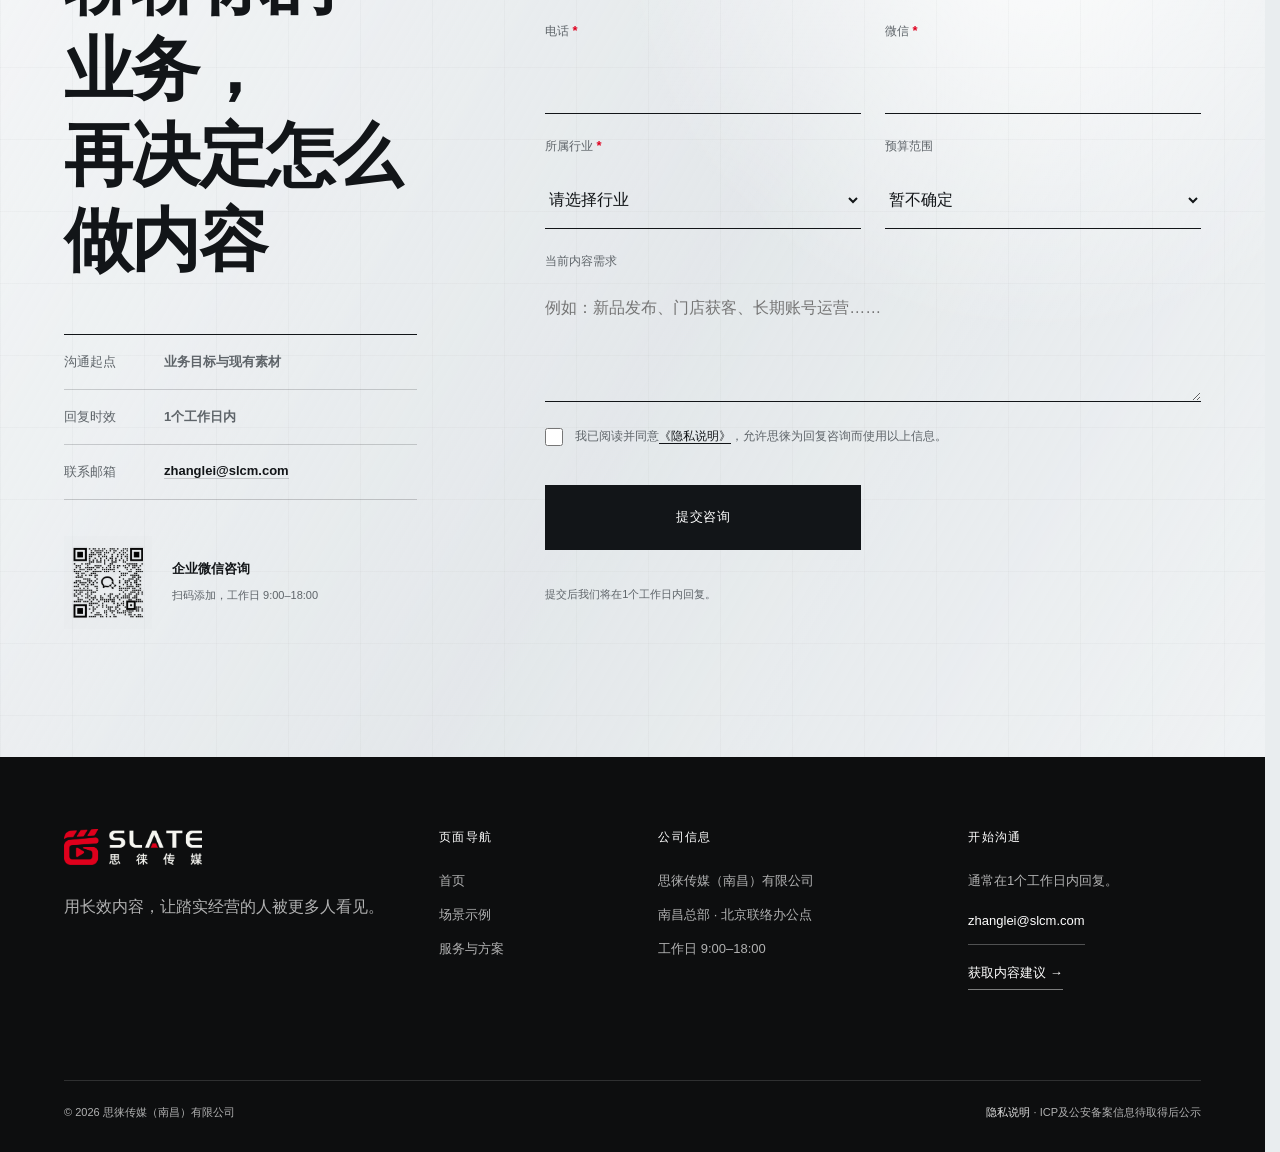
<file: about.html>
<!doctype html>
<html lang="zh-CN">
<head>
  <meta charset="UTF-8">
  <meta name="viewport" content="width=device-width,initial-scale=1">
  <meta name="theme-color" content="#e9edef">
  <meta name="description" content="关于思徕：用长效内容，让踏实经营的人被更多人看见。">
  <title>关于我们｜思徕</title>
  <link rel="icon" href="assets/favicon.png">
  <link rel="stylesheet" href="assets/site.css?v=20260826-23">
</head>
<body class="page-inner page-about">
  <a class="skip-link" href="#main">跳到主要内容</a>
  <header class="site-header" data-header>
    <a class="brand" href="index.html" aria-label="思徕首页"><img class="logo-dark" src="assets/siilai-logo.svg" alt="思徕" width="1247" height="349"><img class="logo-light" src="assets/logo-dark.png" alt="思徕" width="1600" height="415"></a>
    <button class="menu-toggle" type="button" data-menu-toggle aria-label="打开导航" aria-expanded="false">菜单</button>
    <nav class="main-nav" aria-label="主导航"><a href="index.html">首页</a><a href="work.html">场景示例</a><a href="services.html">服务与方案</a><a href="about.html" aria-current="page">关于我们</a><button class="nav-cta" type="button" data-open-inquiry>获取内容建议</button></nav>
  </header>

  <main id="main">
    <section class="inner-hero">
      <div class="about-hero-art" aria-hidden="true">
        <svg class="about-illustration" viewBox="0 0 560 400" xmlns="http://www.w3.org/2000/svg">
          <defs>
            <radialGradient id="about-red" cx="35%" cy="25%" r="75%"><stop offset="0" stop-color="#ff909b"/><stop offset=".38" stop-color="#f01835"/><stop offset="1" stop-color="#9d0018"/></radialGradient>
            <linearGradient id="about-silver" x1="0" y1="0" x2="1" y2="1"><stop offset="0" stop-color="#fff"/><stop offset=".5" stop-color="#c9d0d4"/><stop offset="1" stop-color="#687178"/></linearGradient>
            <filter id="about-glow" x="-70%" y="-70%" width="240%" height="240%"><feDropShadow dx="0" dy="18" stdDeviation="20" flood-color="#df001f" flood-opacity=".28"/></filter>
          </defs>
          <ellipse class="about-orbit" cx="315" cy="204" rx="222" ry="119" transform="rotate(-15 315 204)"/>
          <ellipse class="about-orbit about-orbit-inner" cx="315" cy="204" rx="166" ry="77" transform="rotate(-15 315 204)"/>
          <g class="about-beams"><path d="M55 83C154 104 218 131 304 184"/><path d="M39 205C145 205 223 202 304 196"/><path d="M80 326C168 287 228 247 307 211"/><path d="M230 33C249 91 278 137 323 171"/><path d="M493 63C451 112 415 146 373 174"/><path d="M520 292C466 256 424 229 385 210"/></g>
          <g class="about-light-points"><circle cx="55" cy="83" r="9"/><circle cx="39" cy="205" r="6"/><circle cx="80" cy="326" r="11"/><circle cx="230" cy="33" r="7"/><circle cx="493" cy="63" r="10"/><circle cx="520" cy="292" r="7"/></g>
          <g class="about-core" filter="url(#about-glow)"><circle cx="348" cy="194" r="74" fill="url(#about-red)"/><ellipse cx="328" cy="169" rx="24" ry="17" fill="rgba(255,255,255,.38)"/><path d="M325 152c36-19 77 2 88 40-6-26-27-43-53-44-13 0-25 4-35 11Z" fill="rgba(255,255,255,.28)"/></g>
          <path class="about-ribbon" d="M126 240c78-52 124-68 180-56 60 13 101 87 193 47"/>
          <g class="about-facets"><path d="m250 98 45-7 10 40-45 7z"/><path d="m315 73 38-5 9 36-39 5z"/><path d="m371 91 34-5 8 32-34 5z"/></g>
          <g class="about-spark"><path d="m461 155 7 15 15 7-15 7-7 15-7-15-15-7 15-7z"/><circle cx="143" cy="149" r="5"/></g>
        </svg>
      </div>
      <div class="container"><div class="eyebrow" data-reveal>About Siilai</div><h1 data-reveal>让每一点光，<br>汇成品牌的光</h1><p data-reveal>思徕专注企业内容策划、制作与运营，帮助踏实经营的人持续表达、积累信任。</p><div class="inner-actions" data-reveal><button class="button" type="button" data-open-inquiry>开始沟通</button><a class="button ghost" href="services.html">了解服务方式</a></div></div>
    </section>

    <section class="section company-profile-section">
      <div class="container company-profile">
        <div data-reveal><div class="eyebrow">Company profile</div><h2>让企业内容，<span class="profile-title-line">成为持续经营的能力</span></h2></div>
        <div class="company-profile-copy" data-reveal><p class="profile-lead">思徕是一家专注企业短视频内容创作与运营服务的创新型传媒公司。</p><p>我们首要服务餐饮、消费品牌与本地企业，从真实业务、产品和经营经验中提炼可以持续表达的内容主线。</p><p>基于客户提供的真实素材，思徕提供内容策划、素材整理、视频后期、配套图文、发布运营与复盘优化。</p><a class="profile-link" href="services.html">查看完整服务与能力矩阵 →</a></div>
      </div>
    </section>

    <section class="section">
      <div class="container">
        <div class="section-head"><div data-reveal><div class="eyebrow">How we work</div><h2>人负责判断，<br>工具负责提效</h2></div><p data-reveal>智能工具帮助完成信息整理、素材处理与流程提效，但策略、创意、审美与情感表达仍由专业团队负责。</p></div>
        <div class="human-tools">
          <article data-reveal><small>STRATEGY &amp; EDITING</small><h3>把重要判断做对</h3><p>理解业务、确定内容主线、形成创意，并逐条完成专业精修。</p></article>
          <article data-reveal><small>TOOLS &amp; OPERATION</small><h3>把重复工作做快</h3><p>协助资料归纳、素材管理、多平台版本适配和运营复盘。</p></article>
        </div>
      </div>
    </section>

    <section class="section">
      <div class="container">
        <div class="section-head"><div data-reveal><div class="eyebrow">Mission &amp; vision</div><h2>让内容成为，<br>长期经营的一部分</h2></div><p data-reveal>把复杂的内容工作变得清楚、稳定和可持续，让更多认真经营的企业被看见。</p></div>
        <div class="value-grid">
          <article class="value-card" data-reveal><span>01 / 长期主义</span><h3>不只完成一条内容</h3><p>让选题、语气和视觉共同积累稳定的品牌认知。</p></article>
          <article class="value-card" data-reveal><span>02 / 真实表达</span><h3>从真实经营中提炼</h3><p>内容基于客户真实业务、产品和经验，不制造空洞概念。</p></article>
          <article class="value-card" data-reveal><span>03 / 清晰交付</span><h3>让合作边界透明</h3><p>明确范围、节点、修改和反馈，减少不确定性。</p></article>
        </div>
      </div>
    </section>

    <section class="section">
      <div class="container manifesto">
        <aside data-reveal><b>OUR BELIEF / 品牌信念</b>我们不追逐一次性的热闹，而是让每一条内容都为同一个品牌形象做加法。</aside>
        <blockquote data-reveal>“一条内容，是一点光。持续做下去，这些光会汇到一起，成为别人认出你的那一束。”</blockquote>
      </div>
    </section>

    <section class="section compact">
      <div class="container story-panel" data-reveal>
        <figure class="story-art about-name-art"><img src="assets/about-name-mark-optimized.jpg" alt="思徕品牌标志立体视觉" width="720" height="1080" loading="lazy" decoding="async"></figure>
        <div class="story-copy"><div class="eyebrow">The name</div><blockquote>“思”，是先想清楚；<br>“徕”，是让信任自然到来。</blockquote><p>我们相信，真正有效的内容不是堆砌热点，而是理解业务之后，用清晰而持续的表达建立品牌记忆。</p></div>
      </div>
    </section>

    <section class="section">
      <div class="container">
        <div class="section-head"><div data-reveal><div class="eyebrow">FAQ</div><h2>合作前，<br>可能想了解这些</h2></div><p data-reveal>具体交付条数、周期和反馈规则会根据项目进一步确认。</p></div>
        <div class="faq" data-reveal>
          <details><summary>视频内容具体以什么方式完成？</summary><p>基于客户提供的真实素材，思徕提供内容策划、素材整理、视频后期、配套图文、发布运营与复盘优化。当前不提供现场拍摄或远程拍摄指导。</p></details>
          <details><summary>发布运营包含评论区和私信吗？</summary><p>可以按双方确认的排期代发布内容，但不负责评论区、私信运营和账号搭建。</p></details>
          <details><summary>没有成熟的内容体系，可以合作吗？</summary><p>可以。内容起步包会先梳理业务目标、受众和表达重点，再建立第一阶段的选题与内容结构。</p></details>
          <details><summary>是否可以只做单次项目？</summary><p>可以。新品发布、活动传播、品牌升级等明确任务，可以采用单次内容项目的合作方式。</p></details>
          <details><summary>可以发布到哪些平台？</summary><p>目前可适配视频号、抖音、小红书、B站、快手等主流平台的比例、时长和内容形态。</p></details>
          <details><summary>套餐为什么不公开价格？</summary><p>内容数量、素材条件、交付周期和运营范围都会影响工作量，因此官网先展示方案结构，再根据真实需求确认费用。</p></details>
        </div>
      </div>
    </section>

    <section class="section company-info-section">
      <div class="container">
        <div class="section-head"><div data-reveal><div class="eyebrow">Company information</div><h2>公司与办公信息</h2></div><p data-reveal>思徕传媒（南昌）有限公司，总部位于南昌，并在北京设联络办公点。</p></div>
        <div class="company-info-list">
          <div data-reveal><small>公司全称</small><p>思徕传媒（南昌）有限公司</p></div>
          <div data-reveal><small>南昌总部</small><p>江西省南昌市南昌高新技术产业开发区创新三路以东、江联环保项目以北1号楼1502室</p></div>
          <div data-reveal><small>北京联络办公点</small><p>北京市丰台区丰台科技园南四环西路188号五区10号楼</p></div>
          <div data-reveal><small>办公时间</small><p>工作日 9:00–18:00 · 通常在1个工作日内回复</p></div>
        </div>
      </div>
    </section>

    <section class="section">
      <div class="container contact-grid">
        <div data-reveal><div class="eyebrow">Contact us</div><h2>聊聊你的业务，<br>再决定怎么做内容</h2><div class="contact-list"><p><span>沟通起点</span><b>业务目标与现有素材</b></p><p><span>回复时效</span><b>1个工作日内</b></p><p><span>联系邮箱</span><b data-contact-email>zhanglei@slcm.com</b></p></div><aside class="contact-wecom"><img src="assets/wecom-qr.png" alt="思徕企业微信二维码" width="278" height="294" loading="lazy"><p><b>企业微信咨询</b><span>扫码添加，工作日 9:00–18:00</span></p></aside></div>
        <form class="lead-form" data-contact-form data-static-form data-reveal action="#" method="POST" aria-describedby="contact-note">
          <input type="hidden" name="_subject" value="思徕官网新咨询">
          <input type="hidden" name="_template" value="table">
          <div class="anti-spam-field" aria-hidden="true"><label for="website">请勿填写此字段</label><input id="website" name="_honey" tabindex="-1" autocomplete="off"></div>
          <div class="field"><label for="name">姓名 <em aria-hidden="true">*</em></label><input id="name" name="name" autocomplete="name" required></div>
          <div class="field"><label for="company">公司或品牌</label><input id="company" name="company" autocomplete="organization"></div>
          <div class="field"><label for="phone">电话 <em aria-hidden="true">*</em></label><input id="phone" name="phone" type="tel" inputmode="tel" autocomplete="tel" minlength="7" maxlength="24" required></div>
          <div class="field"><label for="wechat">微信 <em aria-hidden="true">*</em></label><input id="wechat" name="wechat" autocomplete="off" minlength="2" maxlength="40" required></div>
          <div class="field"><label for="industry">所属行业 <em aria-hidden="true">*</em></label><select id="industry" name="industry" required><option value="" selected disabled>请选择行业</option><option>餐饮</option><option>消费品牌</option><option>本地企业</option><option>其他行业</option></select></div>
          <div class="field"><label for="budget">预算范围</label><select id="budget" name="budget"><option value="" selected>暂不确定</option><option>1万元以内</option><option>1万–3万元</option><option>3万–8万元</option><option>8万元以上</option></select></div>
          <div class="field full"><label for="need">当前内容需求</label><textarea id="need" name="need" autocomplete="off" maxlength="1200" placeholder="例如：新品发布、门店获客、长期账号运营……"></textarea></div>
          <div class="privacy-consent field full"><input id="privacy-consent" name="privacy_consent" type="checkbox" value="已同意" required><label for="privacy-consent">我已阅读并同意<a href="privacy.html" target="_blank" rel="noopener">《隐私说明》</a>，允许思徕为回复咨询而使用以上信息。</label></div>
          <button class="button" type="submit">提交咨询</button>
          <p class="form-note" id="contact-note" data-form-status role="status" aria-live="polite">提交后我们将在1个工作日内回复。</p>
        </form>
      </div>
    </section>
  </main>

  <footer class="site-footer">
    <div class="footer-grid"><div class="footer-brand"><img src="assets/logo-dark.png" alt="思徕" width="1600" height="415"><p>用长效内容，让踏实经营的人被更多人看见。</p></div><div class="footer-column"><h3>页面导航</h3><a href="index.html">首页</a><a href="work.html">场景示例</a><a href="services.html">服务与方案</a></div><div class="footer-column footer-company"><h3>公司信息</h3><p>思徕传媒（南昌）有限公司</p><p>南昌总部 · 北京联络办公点</p><p>工作日 9:00–18:00</p></div><div class="footer-column"><h3>开始沟通</h3><p>通常在1个工作日内回复。</p><span class="footer-email" data-contact-email>zhanglei@slcm.com</span><button class="footer-cta" type="button" data-open-inquiry>获取内容建议 →</button></div></div>
    <div class="footer-bottom"><span>© <span data-current-year></span> 思徕传媒（南昌）有限公司</span><span><a href="privacy.html">隐私说明</a> · ICP及公安备案信息待取得后公示</span></div>
  </footer>
  <script src="assets/site.js?v=20260826-23"></script>
</body>
</html>
</file>
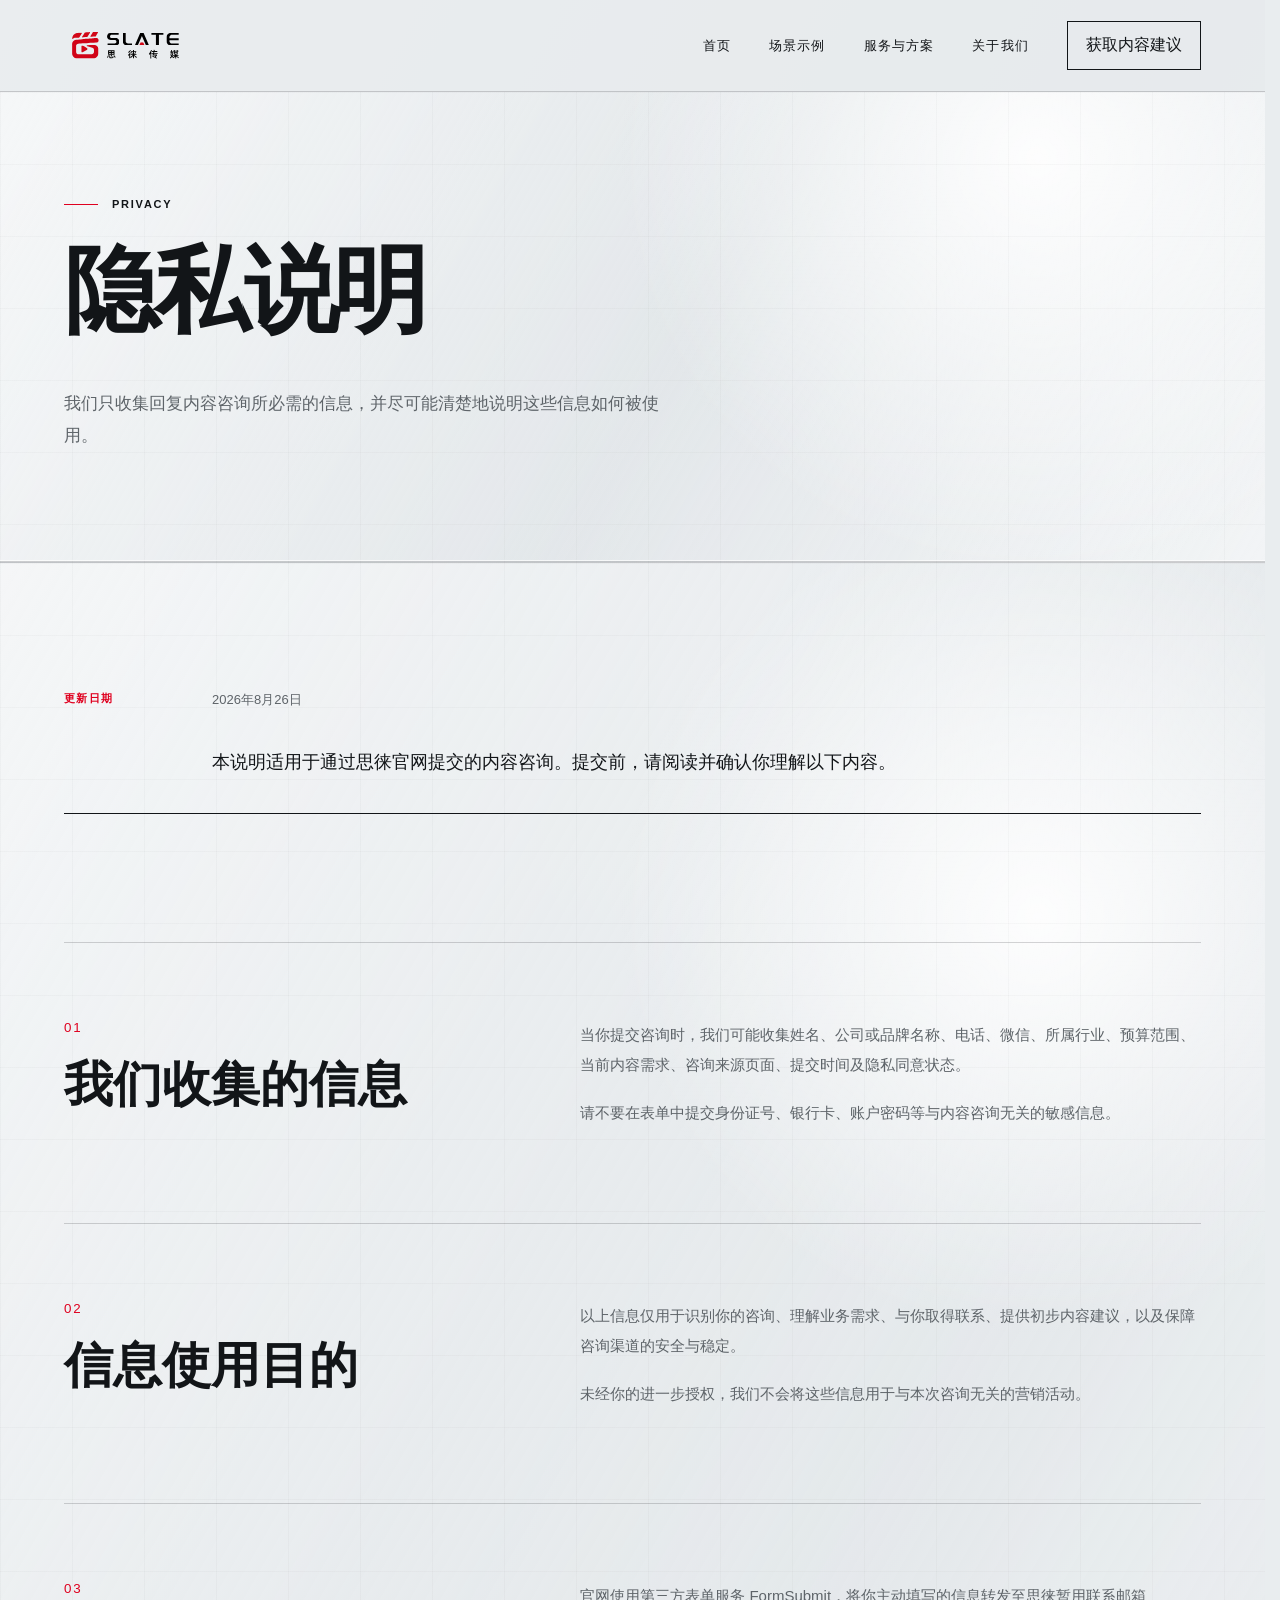
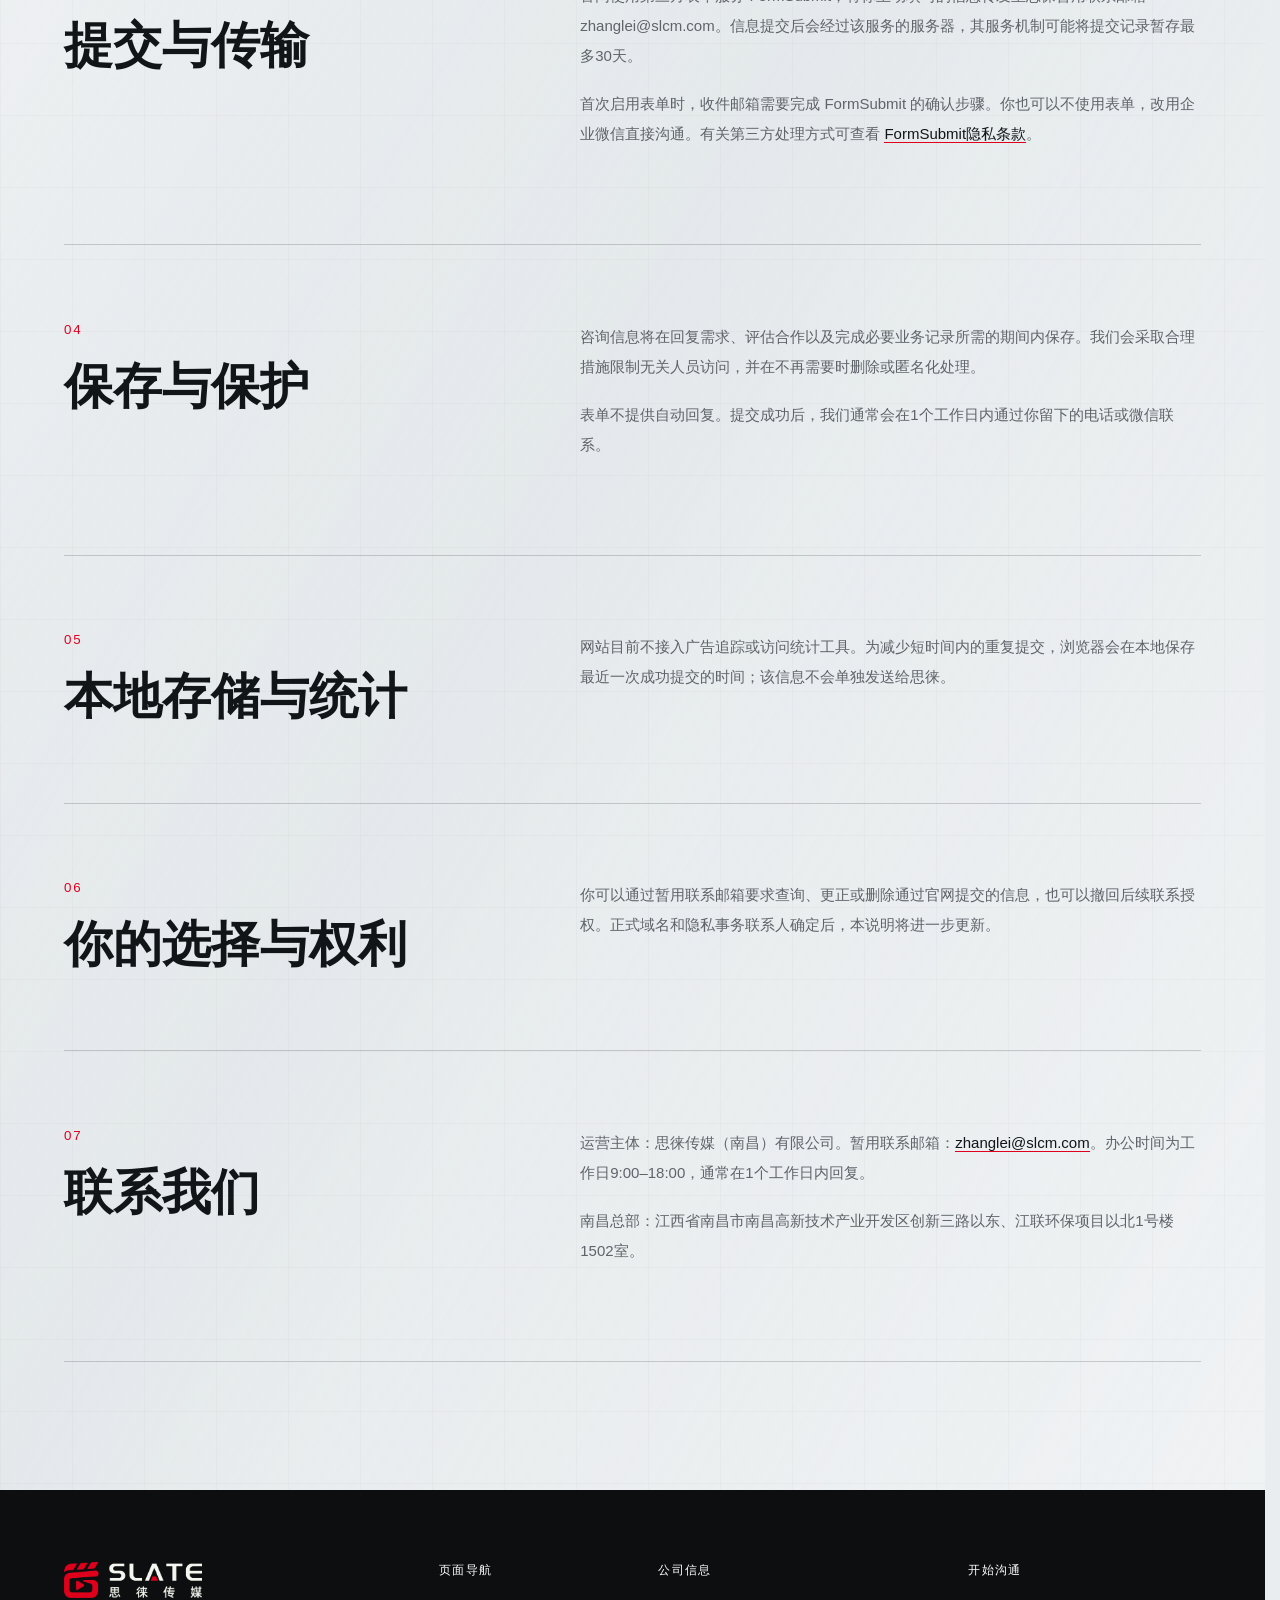
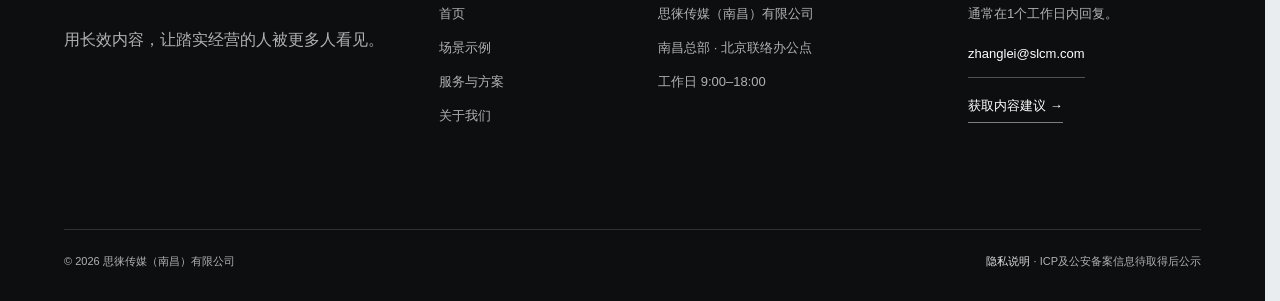
<file: privacy.html>
<!doctype html>
<html lang="zh-CN">
<head>
  <meta charset="UTF-8">
  <meta name="viewport" content="width=device-width,initial-scale=1">
  <meta name="theme-color" content="#e9edef">
  <meta name="description" content="思徕官网隐私说明：了解咨询信息的收集、使用与保护方式。">
  <title>隐私说明｜思徕</title>
  <link rel="icon" href="assets/favicon.png">
  <link rel="stylesheet" href="assets/site.css?v=20260826-23">
</head>
<body class="page-inner page-privacy">
  <a class="skip-link" href="#main">跳到主要内容</a>
  <header class="site-header" data-header>
    <a class="brand" href="index.html" aria-label="思徕首页"><img class="logo-dark" src="assets/siilai-logo.svg" alt="思徕" width="1247" height="349"><img class="logo-light" src="assets/logo-dark.png" alt="思徕" width="1600" height="415"></a>
    <button class="menu-toggle" type="button" data-menu-toggle aria-label="打开导航" aria-expanded="false">菜单</button>
    <nav class="main-nav" aria-label="主导航"><a href="index.html">首页</a><a href="work.html">场景示例</a><a href="services.html">服务与方案</a><a href="about.html">关于我们</a><button class="nav-cta" type="button" data-open-inquiry>获取内容建议</button></nav>
  </header>

  <main id="main">
    <section class="inner-hero privacy-hero">
      <div class="container">
        <div class="eyebrow" data-reveal>Privacy</div>
        <h1 data-reveal>隐私说明</h1>
        <p data-reveal>我们只收集回复内容咨询所必需的信息，并尽可能清楚地说明这些信息如何被使用。</p>
      </div>
    </section>

    <section class="section">
      <div class="container privacy-content">
        <div class="privacy-intro" data-reveal><b>更新日期</b><span>2026年8月26日</span><p>本说明适用于通过思徕官网提交的内容咨询。提交前，请阅读并确认你理解以下内容。</p></div>

        <section class="privacy-section" data-reveal>
          <div><small>01</small><h2>我们收集的信息</h2></div>
          <div><p>当你提交咨询时，我们可能收集姓名、公司或品牌名称、电话、微信、所属行业、预算范围、当前内容需求、咨询来源页面、提交时间及隐私同意状态。</p><p>请不要在表单中提交身份证号、银行卡、账户密码等与内容咨询无关的敏感信息。</p></div>
        </section>

        <section class="privacy-section" data-reveal>
          <div><small>02</small><h2>信息使用目的</h2></div>
          <div><p>以上信息仅用于识别你的咨询、理解业务需求、与你取得联系、提供初步内容建议，以及保障咨询渠道的安全与稳定。</p><p>未经你的进一步授权，我们不会将这些信息用于与本次咨询无关的营销活动。</p></div>
        </section>

        <section class="privacy-section" data-reveal>
          <div><small>03</small><h2>提交与传输</h2></div>
          <div><p>官网使用第三方表单服务 FormSubmit，将你主动填写的信息转发至思徕暂用联系邮箱 zhanglei@slcm.com。信息提交后会经过该服务的服务器，其服务机制可能将提交记录暂存最多30天。</p><p>首次启用表单时，收件邮箱需要完成 FormSubmit 的确认步骤。你也可以不使用表单，改用企业微信直接沟通。有关第三方处理方式可查看 <a href="https://formsubmit.co/privacy.pdf" target="_blank" rel="noopener">FormSubmit隐私条款</a>。</p></div>
        </section>

        <section class="privacy-section" data-reveal>
          <div><small>04</small><h2>保存与保护</h2></div>
          <div><p>咨询信息将在回复需求、评估合作以及完成必要业务记录所需的期间内保存。我们会采取合理措施限制无关人员访问，并在不再需要时删除或匿名化处理。</p><p>表单不提供自动回复。提交成功后，我们通常会在1个工作日内通过你留下的电话或微信联系。</p></div>
        </section>

        <section class="privacy-section" data-reveal>
          <div><small>05</small><h2>本地存储与统计</h2></div>
          <div><p>网站目前不接入广告追踪或访问统计工具。为减少短时间内的重复提交，浏览器会在本地保存最近一次成功提交的时间；该信息不会单独发送给思徕。</p></div>
        </section>

        <section class="privacy-section" data-reveal>
          <div><small>06</small><h2>你的选择与权利</h2></div>
          <div><p>你可以通过暂用联系邮箱要求查询、更正或删除通过官网提交的信息，也可以撤回后续联系授权。正式域名和隐私事务联系人确定后，本说明将进一步更新。</p></div>
        </section>

        <section class="privacy-section" data-reveal>
          <div><small>07</small><h2>联系我们</h2></div>
          <div><p>运营主体：思徕传媒（南昌）有限公司。暂用联系邮箱：<a href="mailto:zhanglei@slcm.com">zhanglei@slcm.com</a>。办公时间为工作日9:00–18:00，通常在1个工作日内回复。</p><p>南昌总部：江西省南昌市南昌高新技术产业开发区创新三路以东、江联环保项目以北1号楼1502室。</p></div>
        </section>
      </div>
    </section>
  </main>

  <footer class="site-footer">
    <div class="footer-grid"><div class="footer-brand"><img src="assets/logo-dark.png" alt="思徕" width="1600" height="415"><p>用长效内容，让踏实经营的人被更多人看见。</p></div><div class="footer-column"><h3>页面导航</h3><a href="index.html">首页</a><a href="work.html">场景示例</a><a href="services.html">服务与方案</a><a href="about.html">关于我们</a></div><div class="footer-column footer-company"><h3>公司信息</h3><p>思徕传媒（南昌）有限公司</p><p>南昌总部 · 北京联络办公点</p><p>工作日 9:00–18:00</p></div><div class="footer-column"><h3>开始沟通</h3><p>通常在1个工作日内回复。</p><span class="footer-email" data-contact-email>zhanglei@slcm.com</span><button class="footer-cta" type="button" data-open-inquiry>获取内容建议 →</button></div></div>
    <div class="footer-bottom"><span>© <span data-current-year></span> 思徕传媒（南昌）有限公司</span><span><a href="privacy.html" aria-current="page">隐私说明</a> · ICP及公安备案信息待取得后公示</span></div>
  </footer>
  <script src="assets/site.js?v=20260826-23"></script>
</body>
</html>
</file>
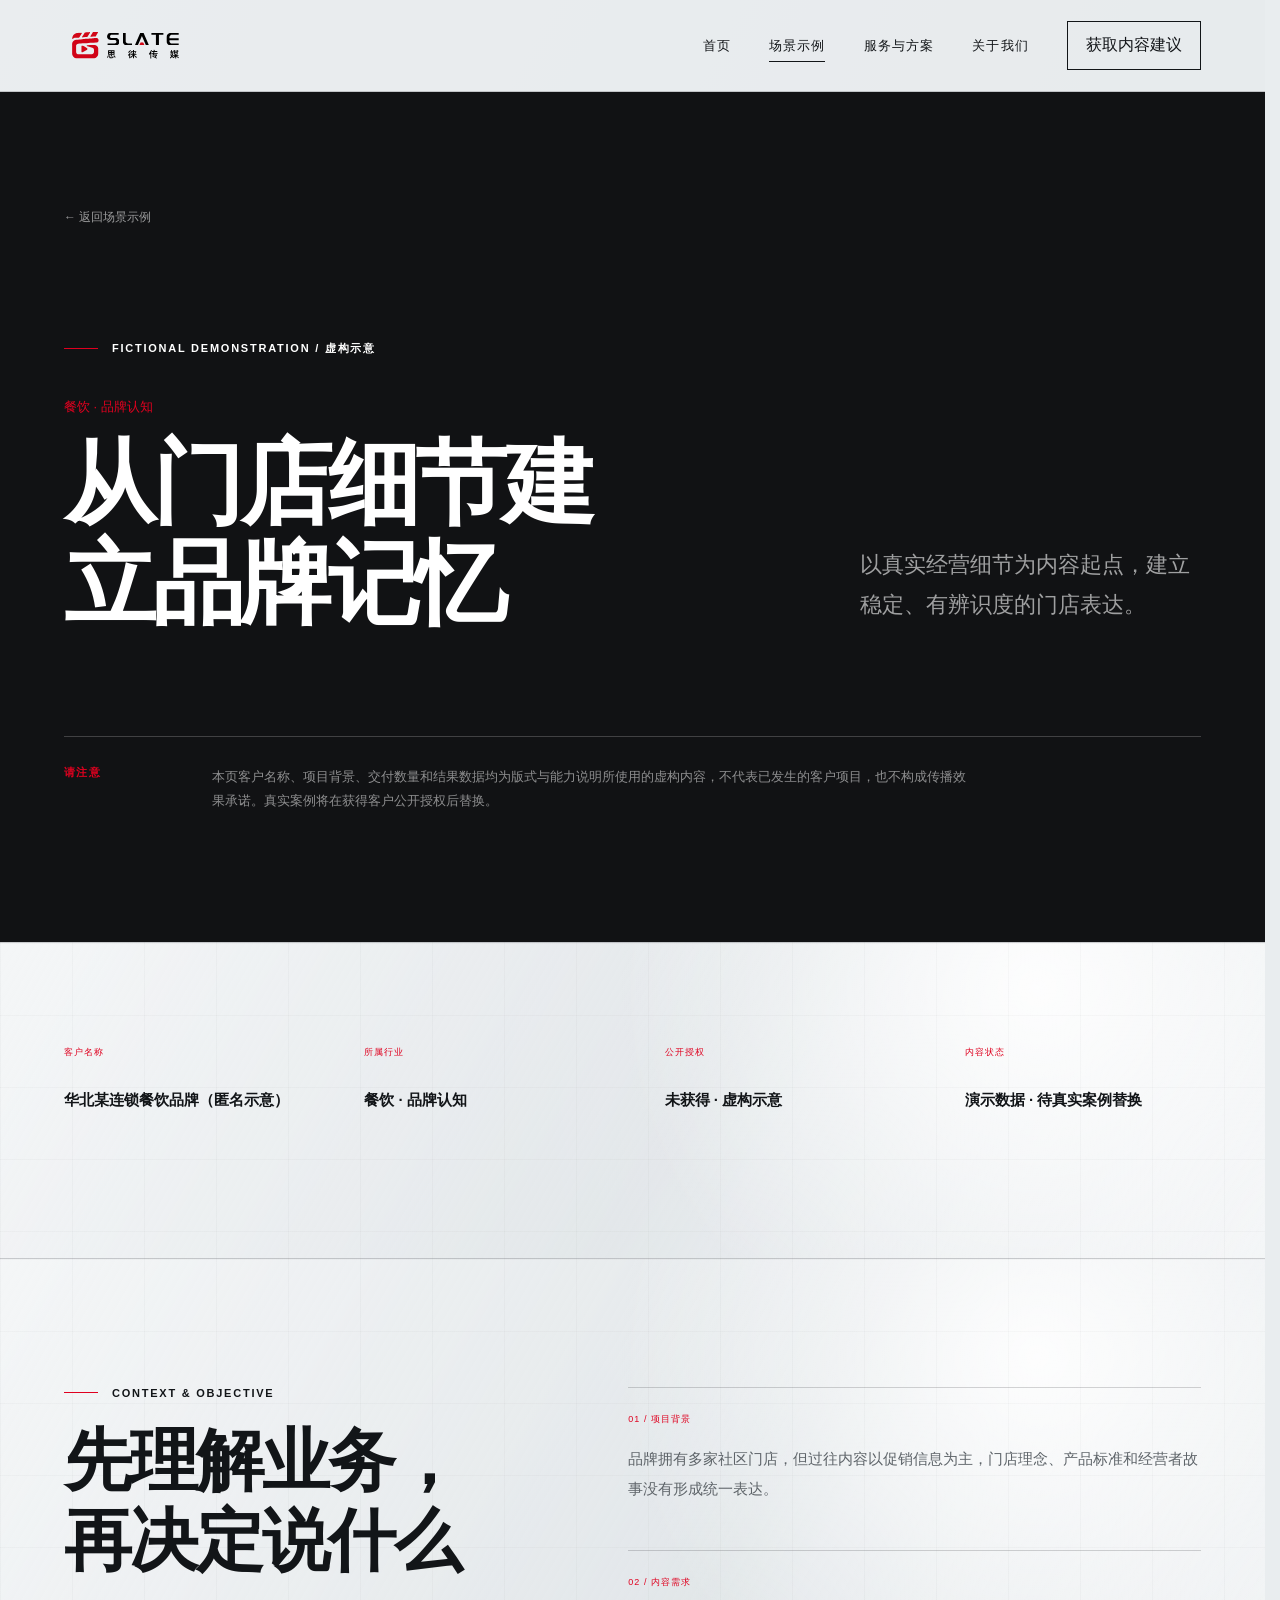
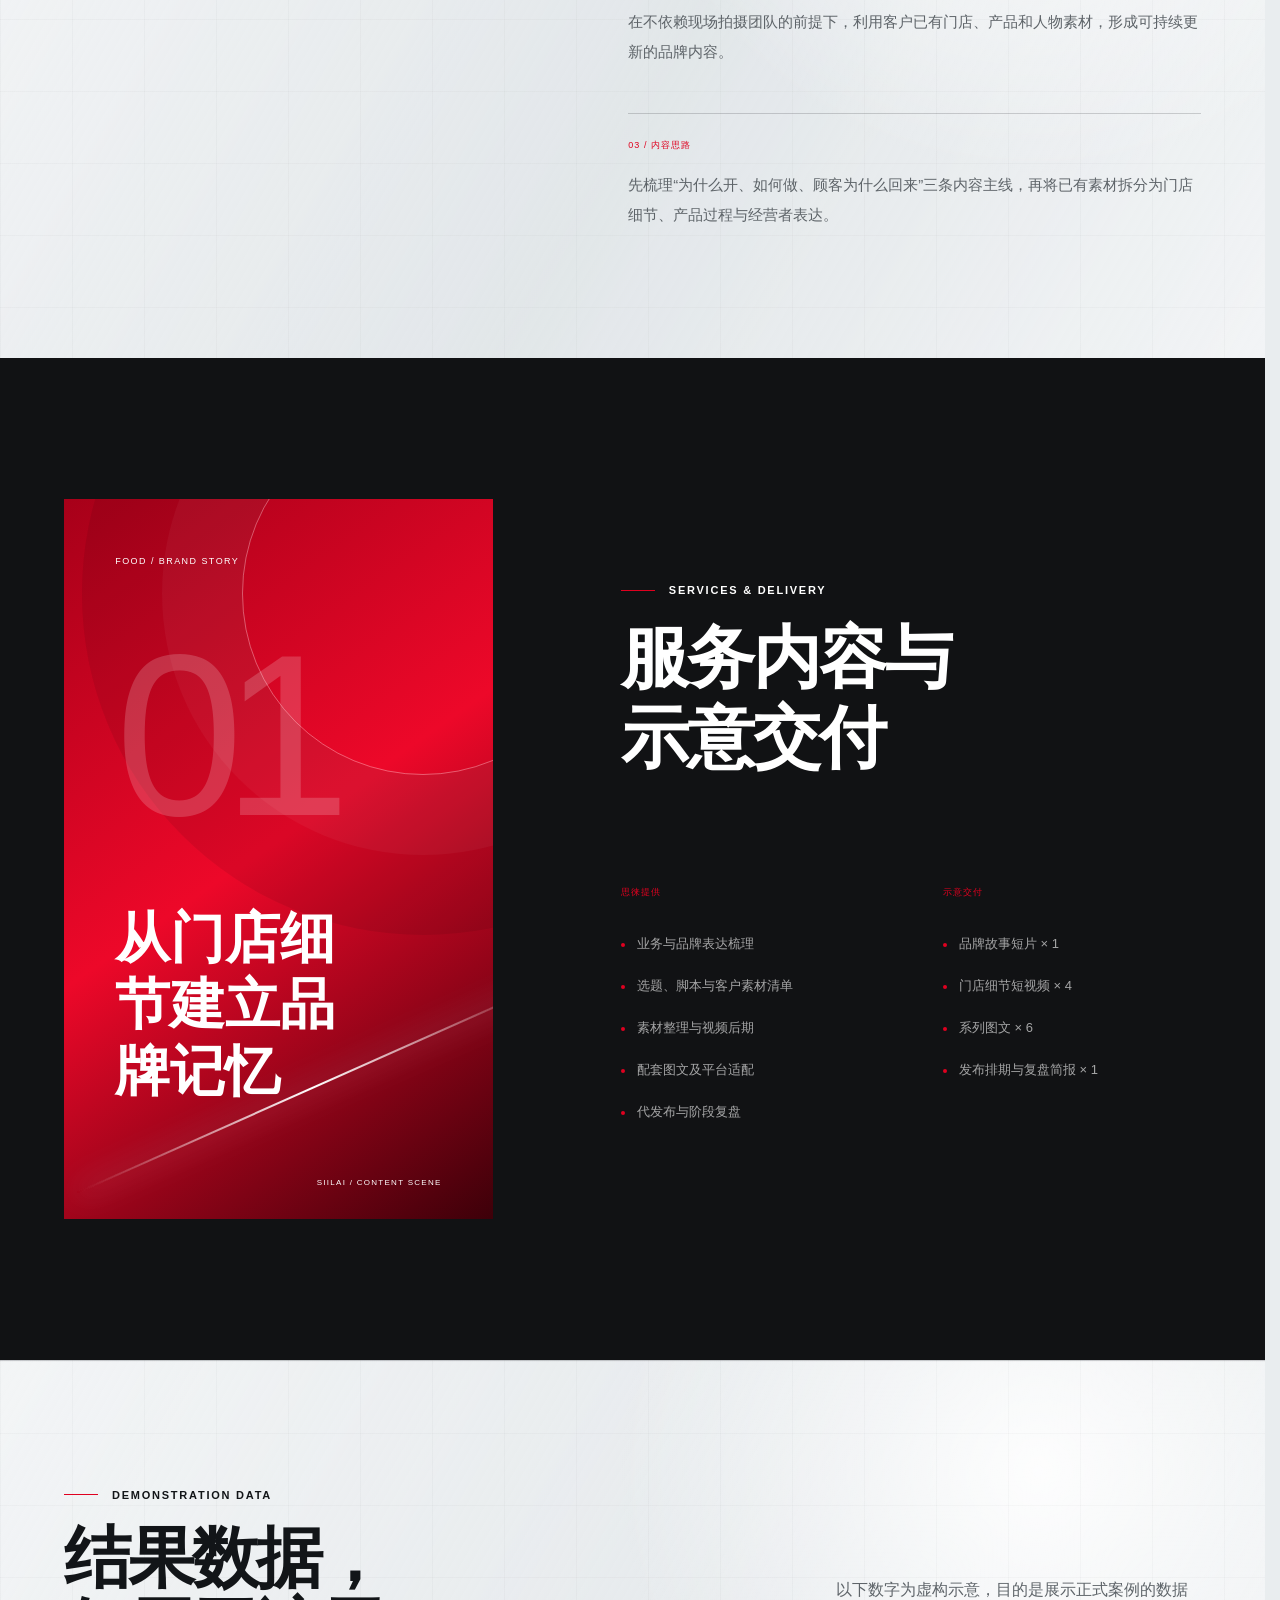
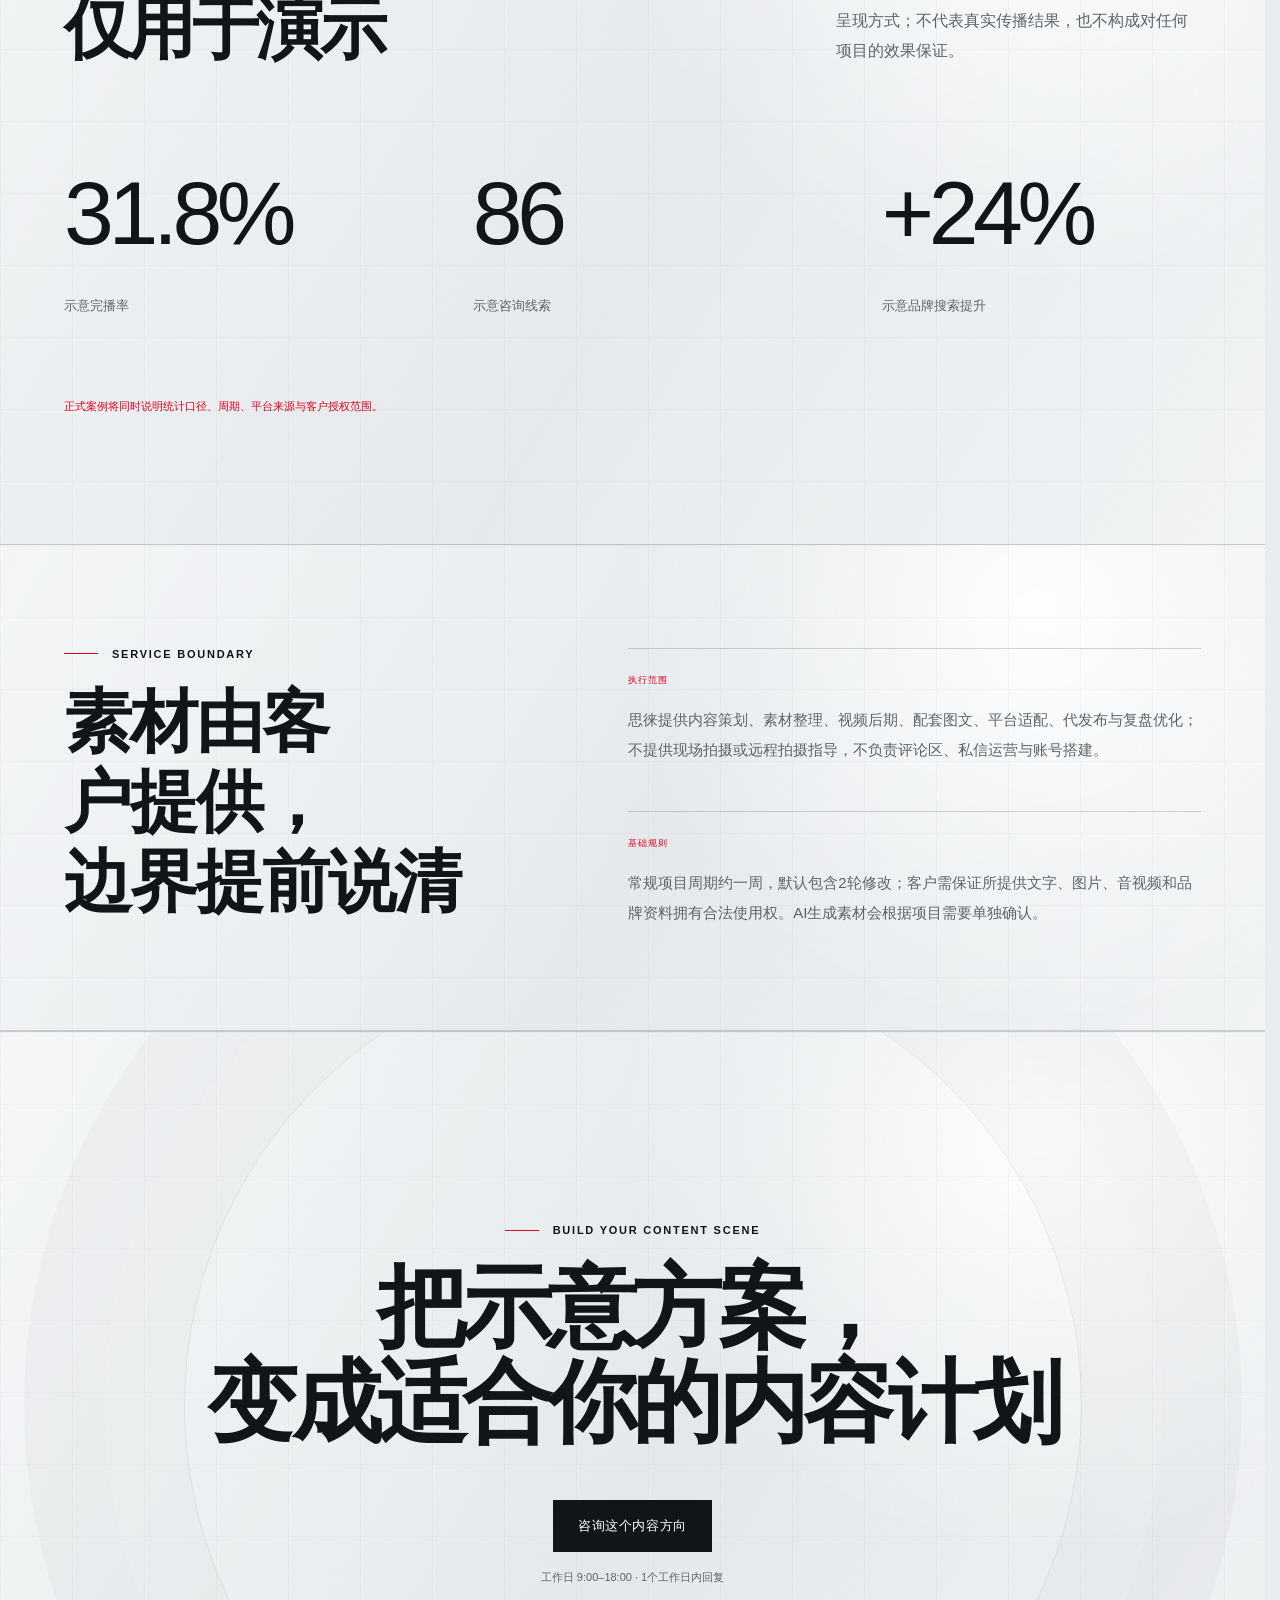
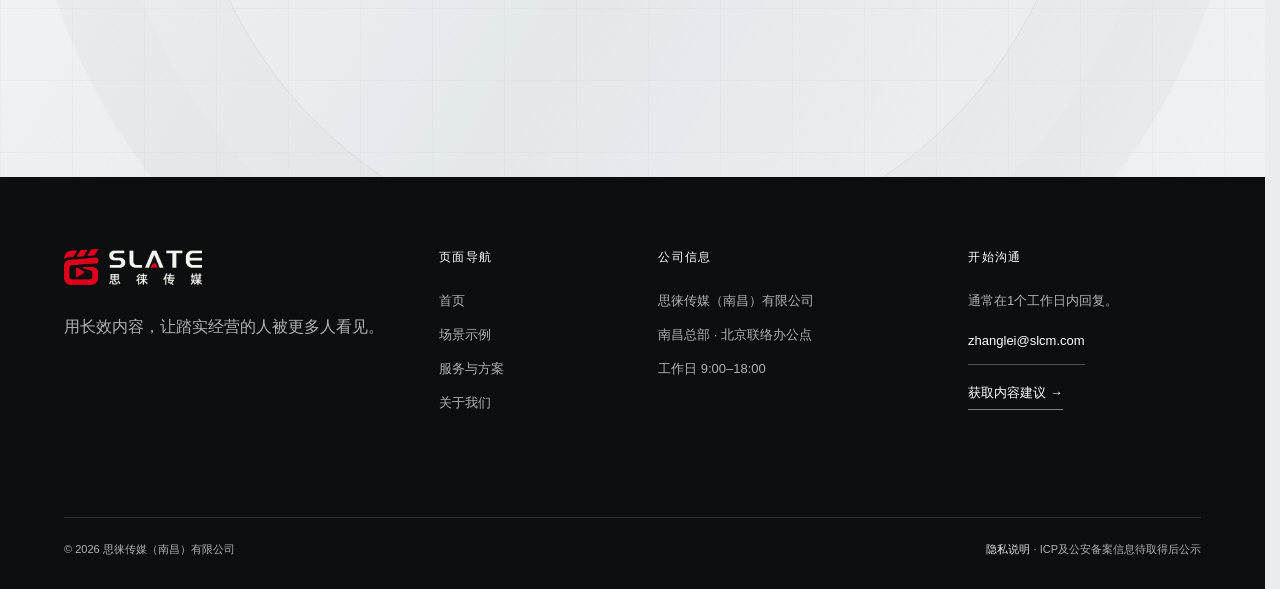
<file: scene-detail.html>
<!doctype html>
<html lang="zh-CN">
<head>
  <meta charset="UTF-8">
  <meta name="viewport" content="width=device-width,initial-scale=1">
  <meta name="theme-color" content="#111214">
  <meta name="description" content="思徕内容场景示例详情。页面中的客户名称与结果数据均为虚构示意，不代表真实项目或效果承诺。">
  <title>场景示例详情｜思徕</title>
  <link rel="icon" href="assets/favicon.png">
  <link rel="stylesheet" href="assets/site.css?v=20260826-23">
</head>
<body class="page-inner page-scene-detail">
  <a class="skip-link" href="#main">跳到主要内容</a>
  <header class="site-header" data-header>
    <a class="brand" href="index.html" aria-label="思徕首页"><img class="logo-dark" src="assets/siilai-logo.svg" alt="思徕" width="1247" height="349"><img class="logo-light" src="assets/logo-dark.png" alt="思徕" width="1600" height="415"></a>
    <button class="menu-toggle" type="button" data-menu-toggle aria-label="打开导航" aria-expanded="false">菜单</button>
    <nav class="main-nav" aria-label="主导航"><a href="index.html">首页</a><a href="work.html" aria-current="page">场景示例</a><a href="services.html">服务与方案</a><a href="about.html">关于我们</a><button class="nav-cta" type="button" data-open-inquiry>获取内容建议</button></nav>
  </header>

  <main id="main" data-scene-detail>
    <section class="scene-detail-hero">
      <div class="container">
        <a class="scene-back" href="work.html">← 返回场景示例</a>
        <div class="scene-detail-head">
          <div data-reveal><div class="eyebrow">Fictional demonstration / 虚构示意</div><p class="scene-kicker" data-scene-kicker>餐饮 · 品牌认知</p><h1 data-scene-title>从门店细节建立品牌记忆</h1></div>
          <p data-scene-lead data-reveal>以真实经营细节为内容起点，建立稳定、有辨识度的门店表达。</p>
        </div>
        <div class="demo-disclosure" data-reveal><b>请注意</b><p>本页客户名称、项目背景、交付数量和结果数据均为版式与能力说明所使用的虚构内容，不代表已发生的客户项目，也不构成传播效果承诺。真实案例将在获得客户公开授权后替换。</p></div>
      </div>
    </section>

    <section class="section compact scene-facts-section">
      <div class="container scene-facts">
        <div><small>客户名称</small><b data-scene-client>匿名客户（虚构示意）</b></div>
        <div><small>所属行业</small><b data-scene-industry>餐饮 · 品牌认知</b></div>
        <div><small>公开授权</small><b>未获得 · 虚构示意</b></div>
        <div><small>内容状态</small><b>演示数据 · 待真实案例替换</b></div>
      </div>
    </section>

    <section class="section scene-overview-section">
      <div class="container scene-editorial-grid">
        <div data-reveal><div class="eyebrow">Context &amp; objective</div><h2>先理解业务，<br>再决定说什么</h2></div>
        <div class="scene-copy-stack" data-reveal>
          <article><small>01 / 项目背景</small><p data-scene-background></p></article>
          <article><small>02 / 内容需求</small><p data-scene-need></p></article>
          <article><small>03 / 内容思路</small><p data-scene-strategy></p></article>
        </div>
      </div>
    </section>

    <section class="scene-visual-section">
      <div class="container scene-visual-grid">
        <div class="scene-cover" data-scene-cover data-reveal>
          <span data-scene-cover-label>FOOD / BRAND STORY</span>
          <strong data-scene-cover-number>01</strong>
          <h2 data-scene-cover-title>从门店细节建立品牌记忆</h2>
          <i aria-hidden="true">SIILAI / CONTENT SCENE</i>
        </div>
        <div class="scene-delivery-copy" data-reveal>
          <div class="eyebrow">Services &amp; delivery</div>
          <h2>服务内容与<br>示意交付</h2>
          <div class="scene-list-columns"><div><small>思徕提供</small><ul data-scene-services></ul></div><div><small>示意交付</small><ul data-scene-deliveries></ul></div></div>
        </div>
      </div>
    </section>

    <section class="section scene-results-section">
      <div class="container">
        <div class="section-head"><div data-reveal><div class="eyebrow">Demonstration data</div><h2>结果数据，<br>仅用于演示</h2></div><p data-reveal>以下数字为虚构示意，目的是展示正式案例的数据呈现方式；不代表真实传播结果，也不构成对任何项目的效果保证。</p></div>
        <div class="scene-results" data-scene-results data-reveal></div>
        <p class="scene-result-note">正式案例将同时说明统计口径、周期、平台来源与客户授权范围。</p>
      </div>
    </section>

    <section class="section compact scope-clarity-section">
      <div class="container scene-editorial-grid">
        <div data-reveal><div class="eyebrow">Service boundary</div><h2>素材由客户提供，<br>边界提前说清</h2></div>
        <div class="scene-copy-stack" data-reveal><article><small>执行范围</small><p>思徕提供内容策划、素材整理、视频后期、配套图文、平台适配、代发布与复盘优化；不提供现场拍摄或远程拍摄指导，不负责评论区、私信运营与账号搭建。</p></article><article><small>基础规则</small><p>常规项目周期约一周，默认包含2轮修改；客户需保证所提供文字、图片、音视频和品牌资料拥有合法使用权。AI生成素材会根据项目需要单独确认。</p></article></div>
      </div>
    </section>

    <section class="cta-section"><div class="container" data-reveal><div class="eyebrow" style="justify-content:center">Build your content scene</div><h2>把示意方案，<br>变成适合你的内容计划</h2><button class="button" type="button" data-open-inquiry data-scene-inquiry>咨询这个内容方向</button><p class="cta-note">工作日 9:00–18:00 · 1个工作日内回复</p></div></section>
  </main>

  <footer class="site-footer">
    <div class="footer-grid"><div class="footer-brand"><img src="assets/logo-dark.png" alt="思徕" width="1600" height="415"><p>用长效内容，让踏实经营的人被更多人看见。</p></div><div class="footer-column"><h3>页面导航</h3><a href="index.html">首页</a><a href="work.html">场景示例</a><a href="services.html">服务与方案</a><a href="about.html">关于我们</a></div><div class="footer-column footer-company"><h3>公司信息</h3><p>思徕传媒（南昌）有限公司</p><p>南昌总部 · 北京联络办公点</p><p>工作日 9:00–18:00</p></div><div class="footer-column"><h3>开始沟通</h3><p>通常在1个工作日内回复。</p><span class="footer-email" data-contact-email>zhanglei@slcm.com</span><button class="footer-cta" type="button" data-open-inquiry>获取内容建议 →</button></div></div>
    <div class="footer-bottom"><span>© <span data-current-year></span> 思徕传媒（南昌）有限公司</span><span><a href="privacy.html">隐私说明</a> · ICP及公安备案信息待取得后公示</span></div>
  </footer>
  <script src="assets/site.js?v=20260826-23"></script>
</body>
</html>
</file>
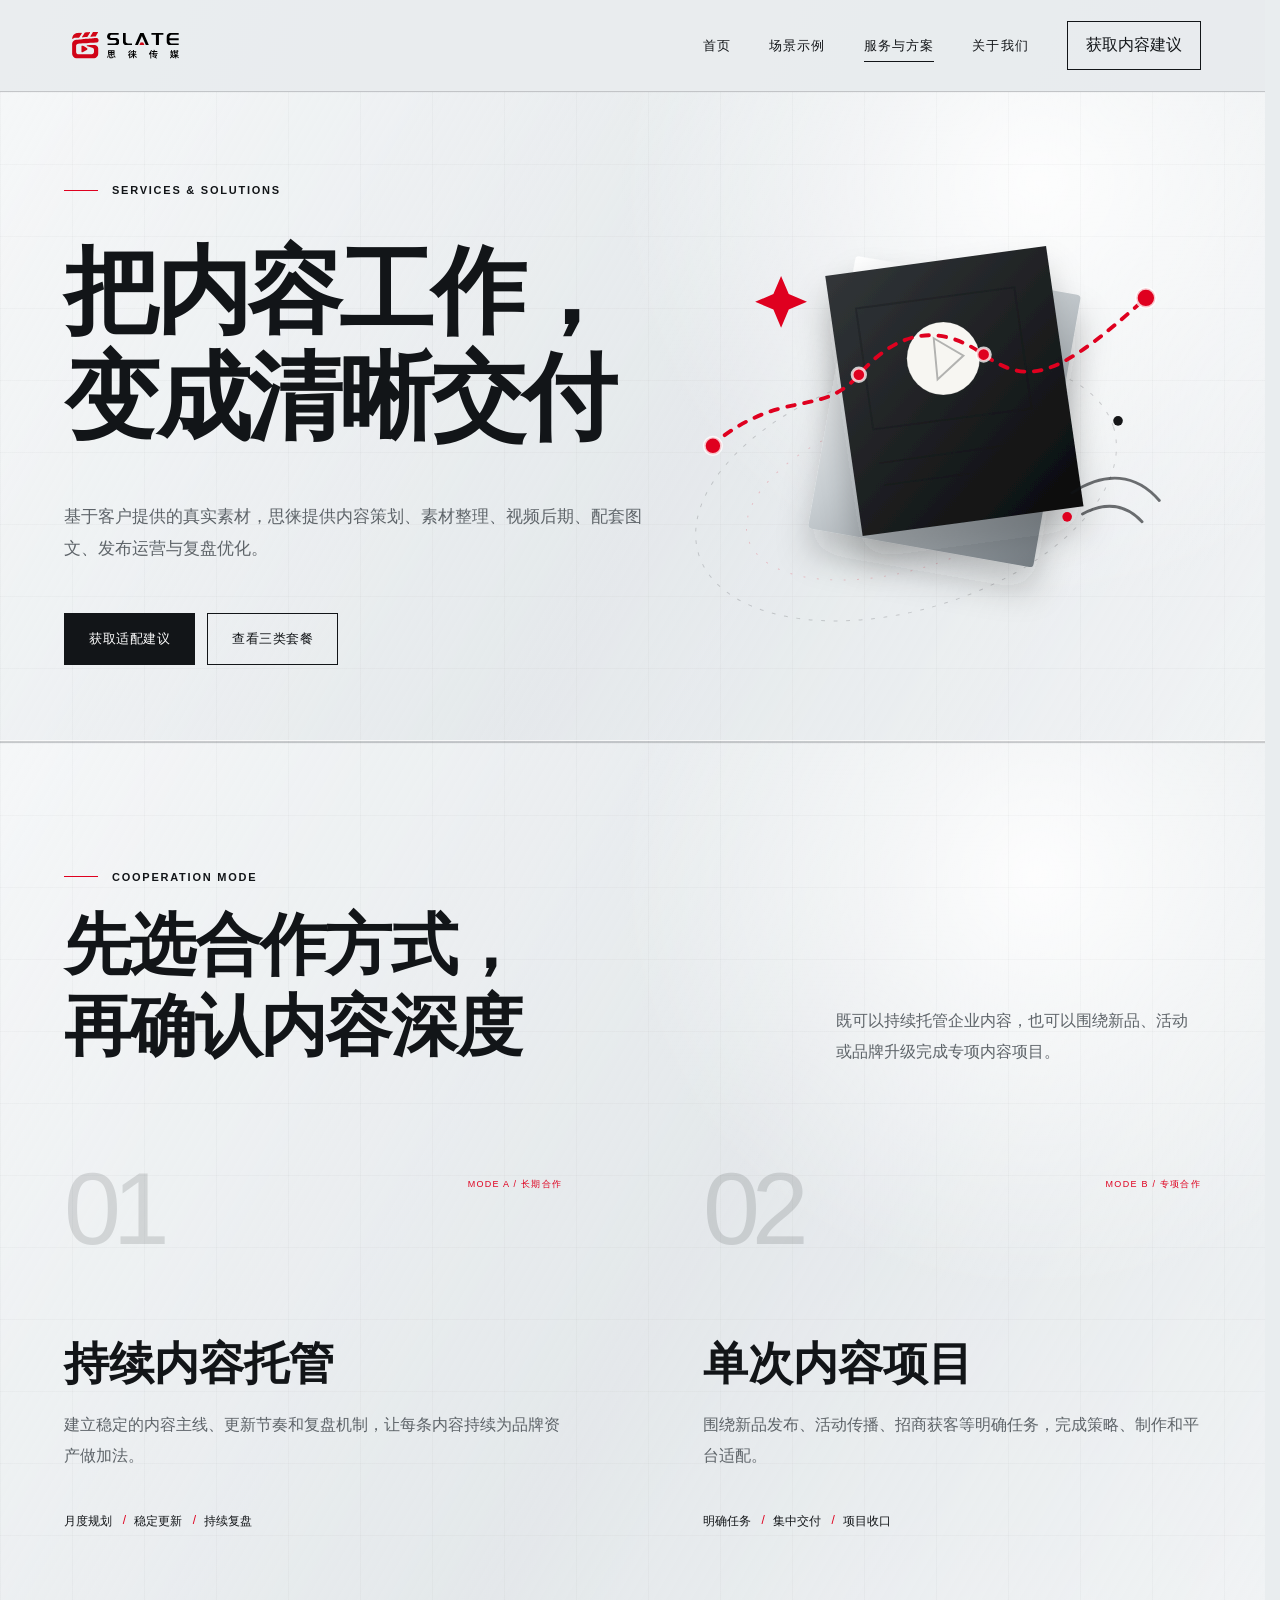
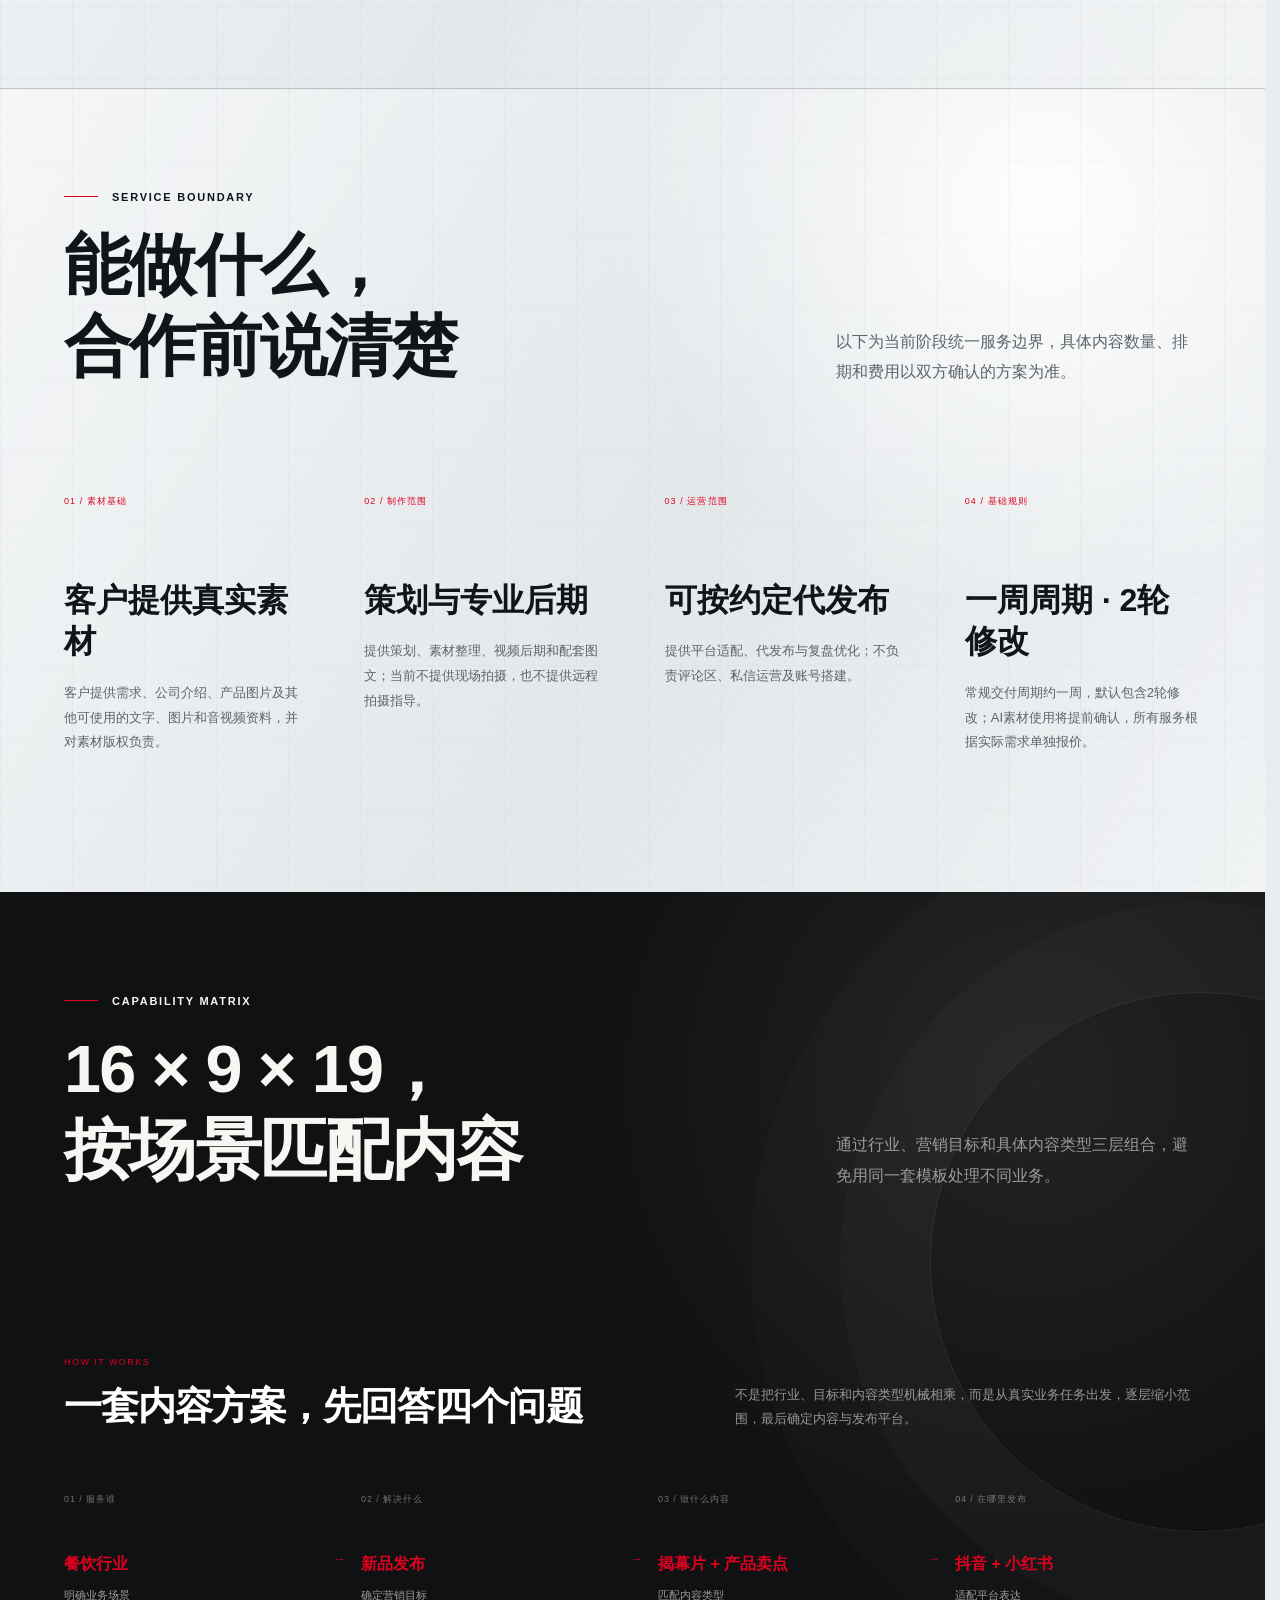
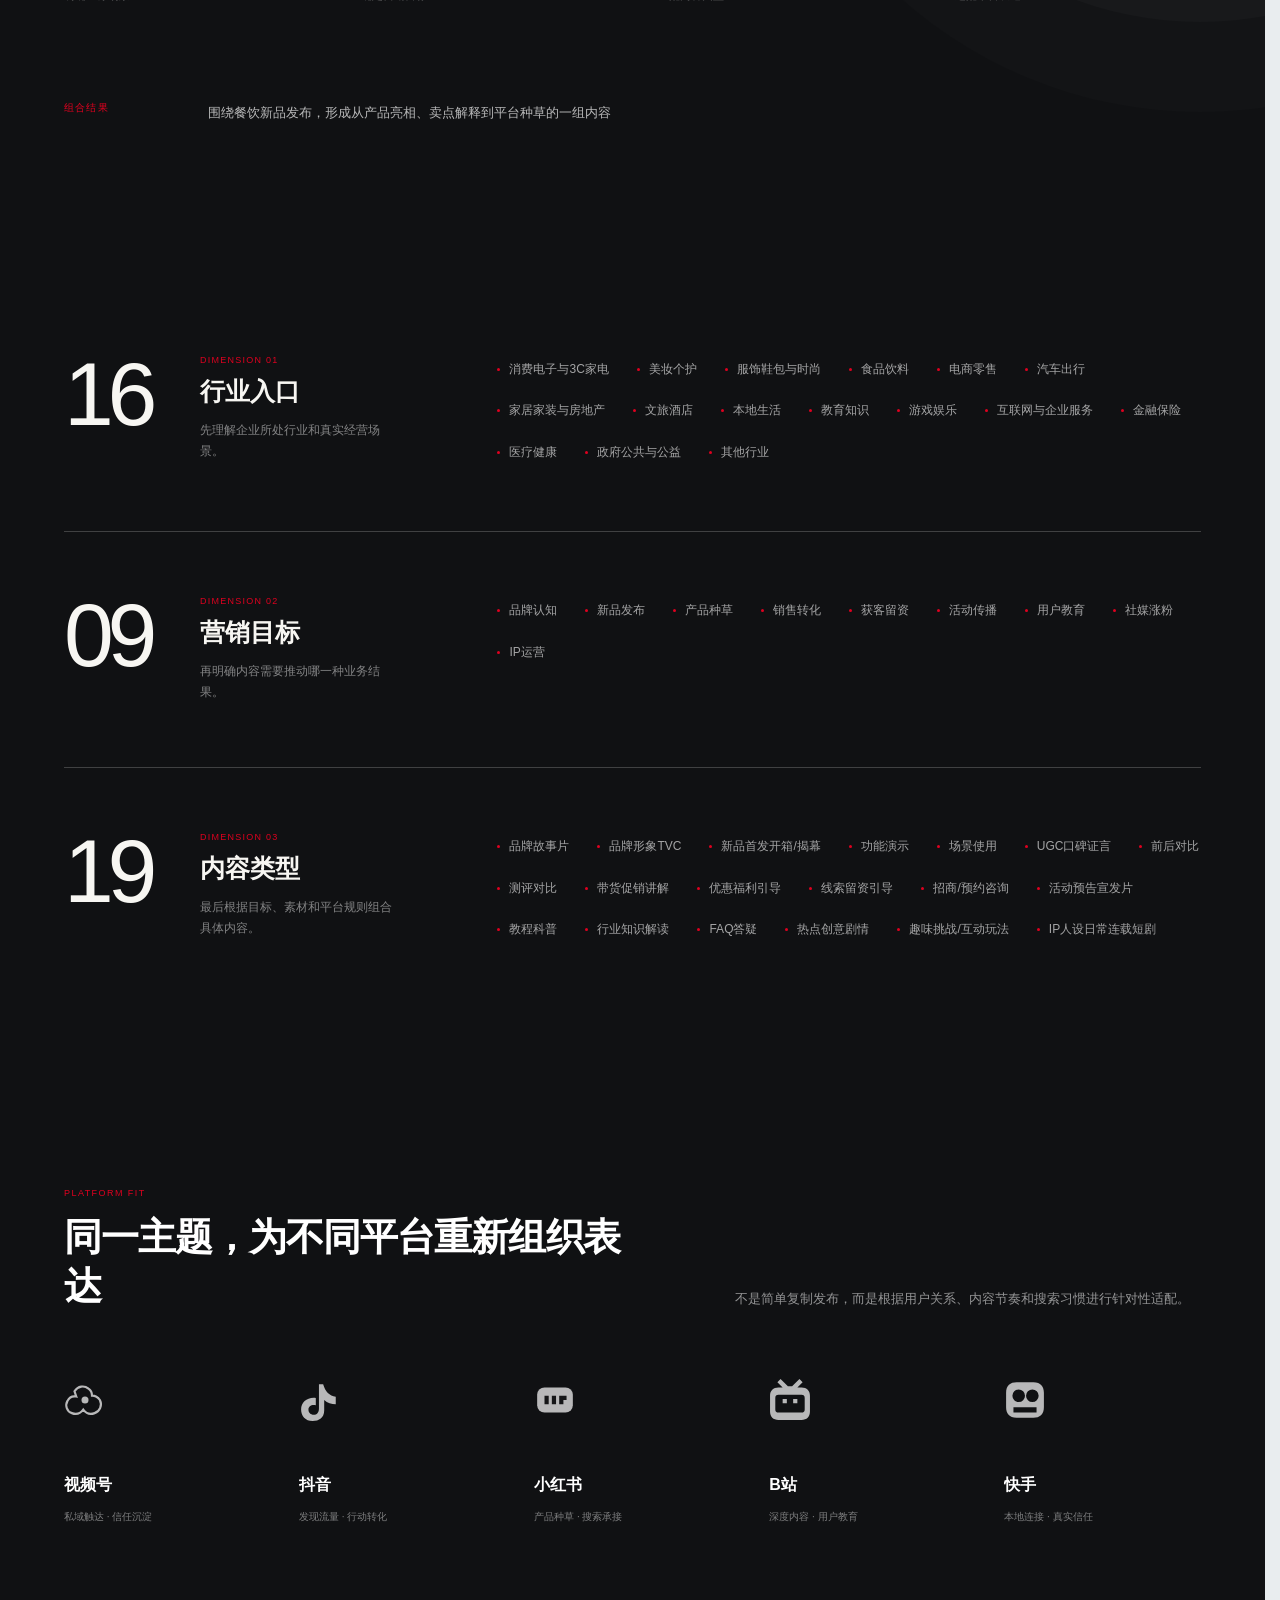
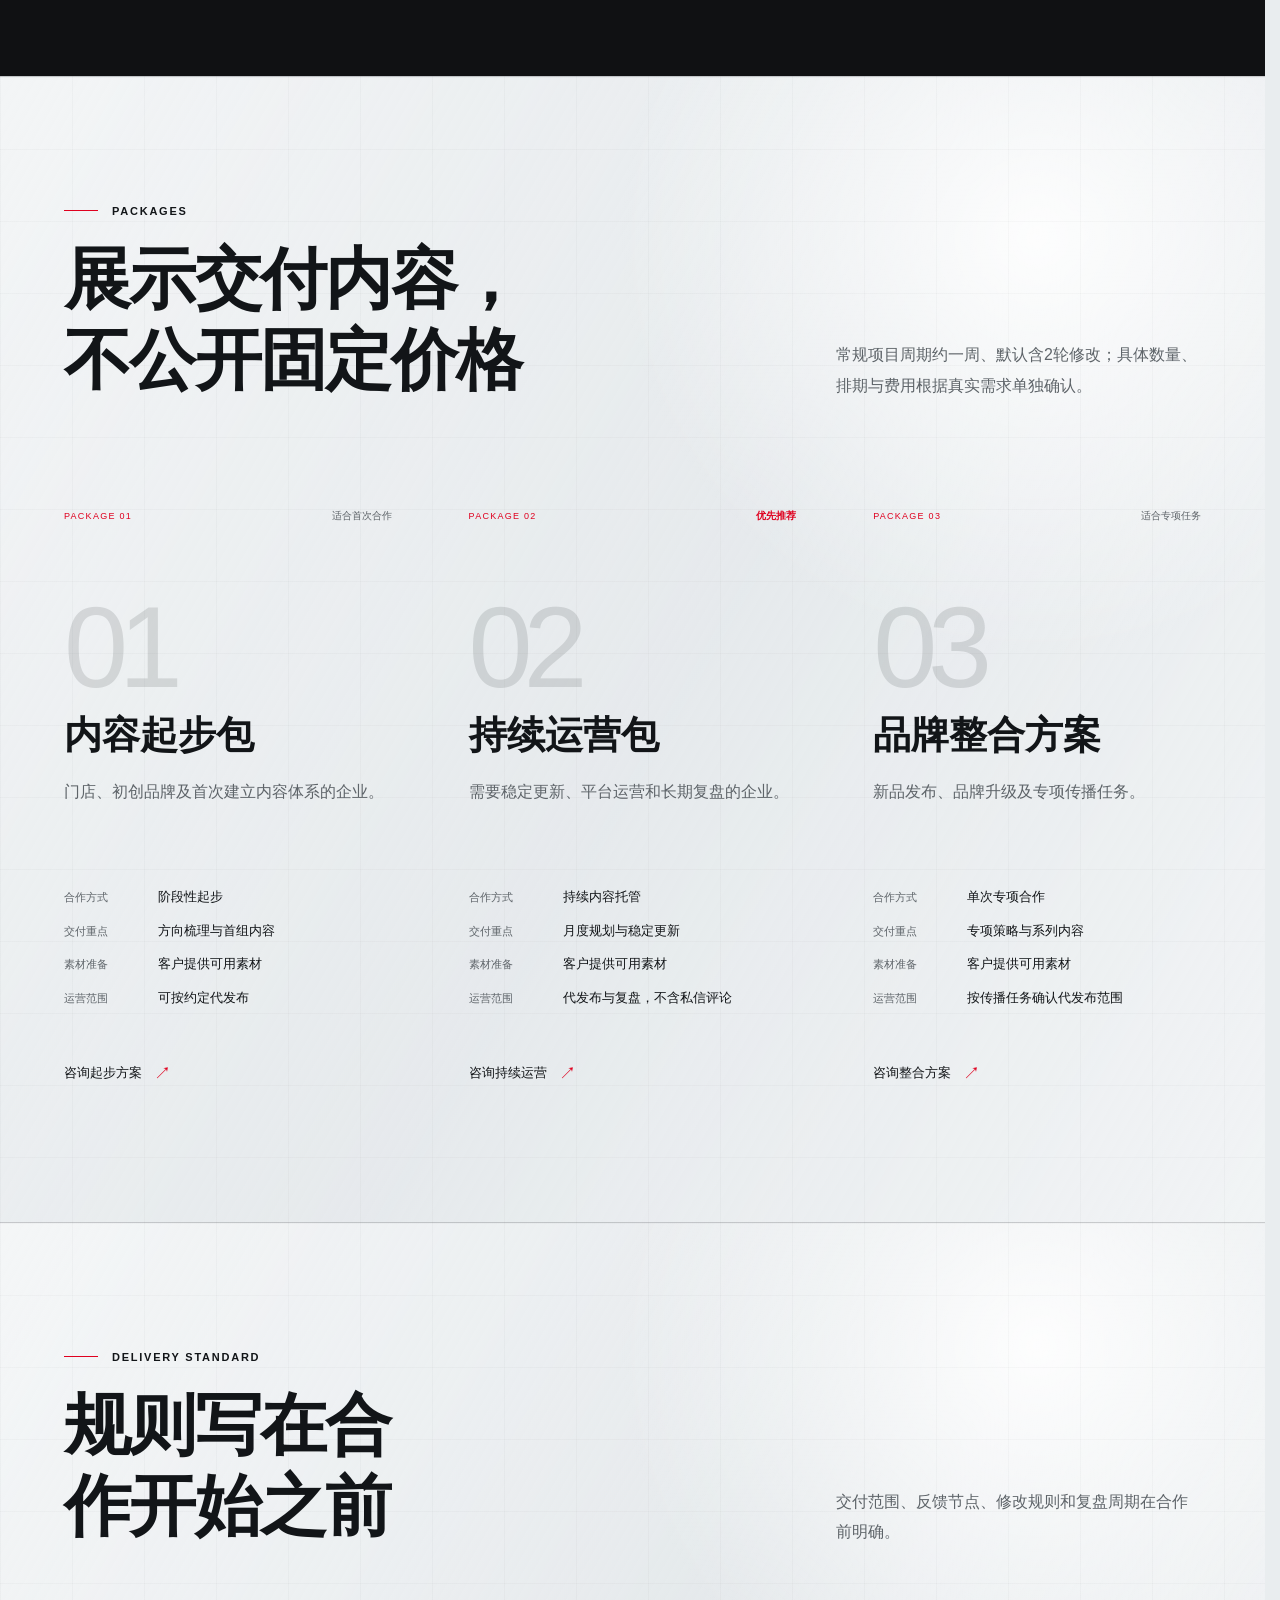
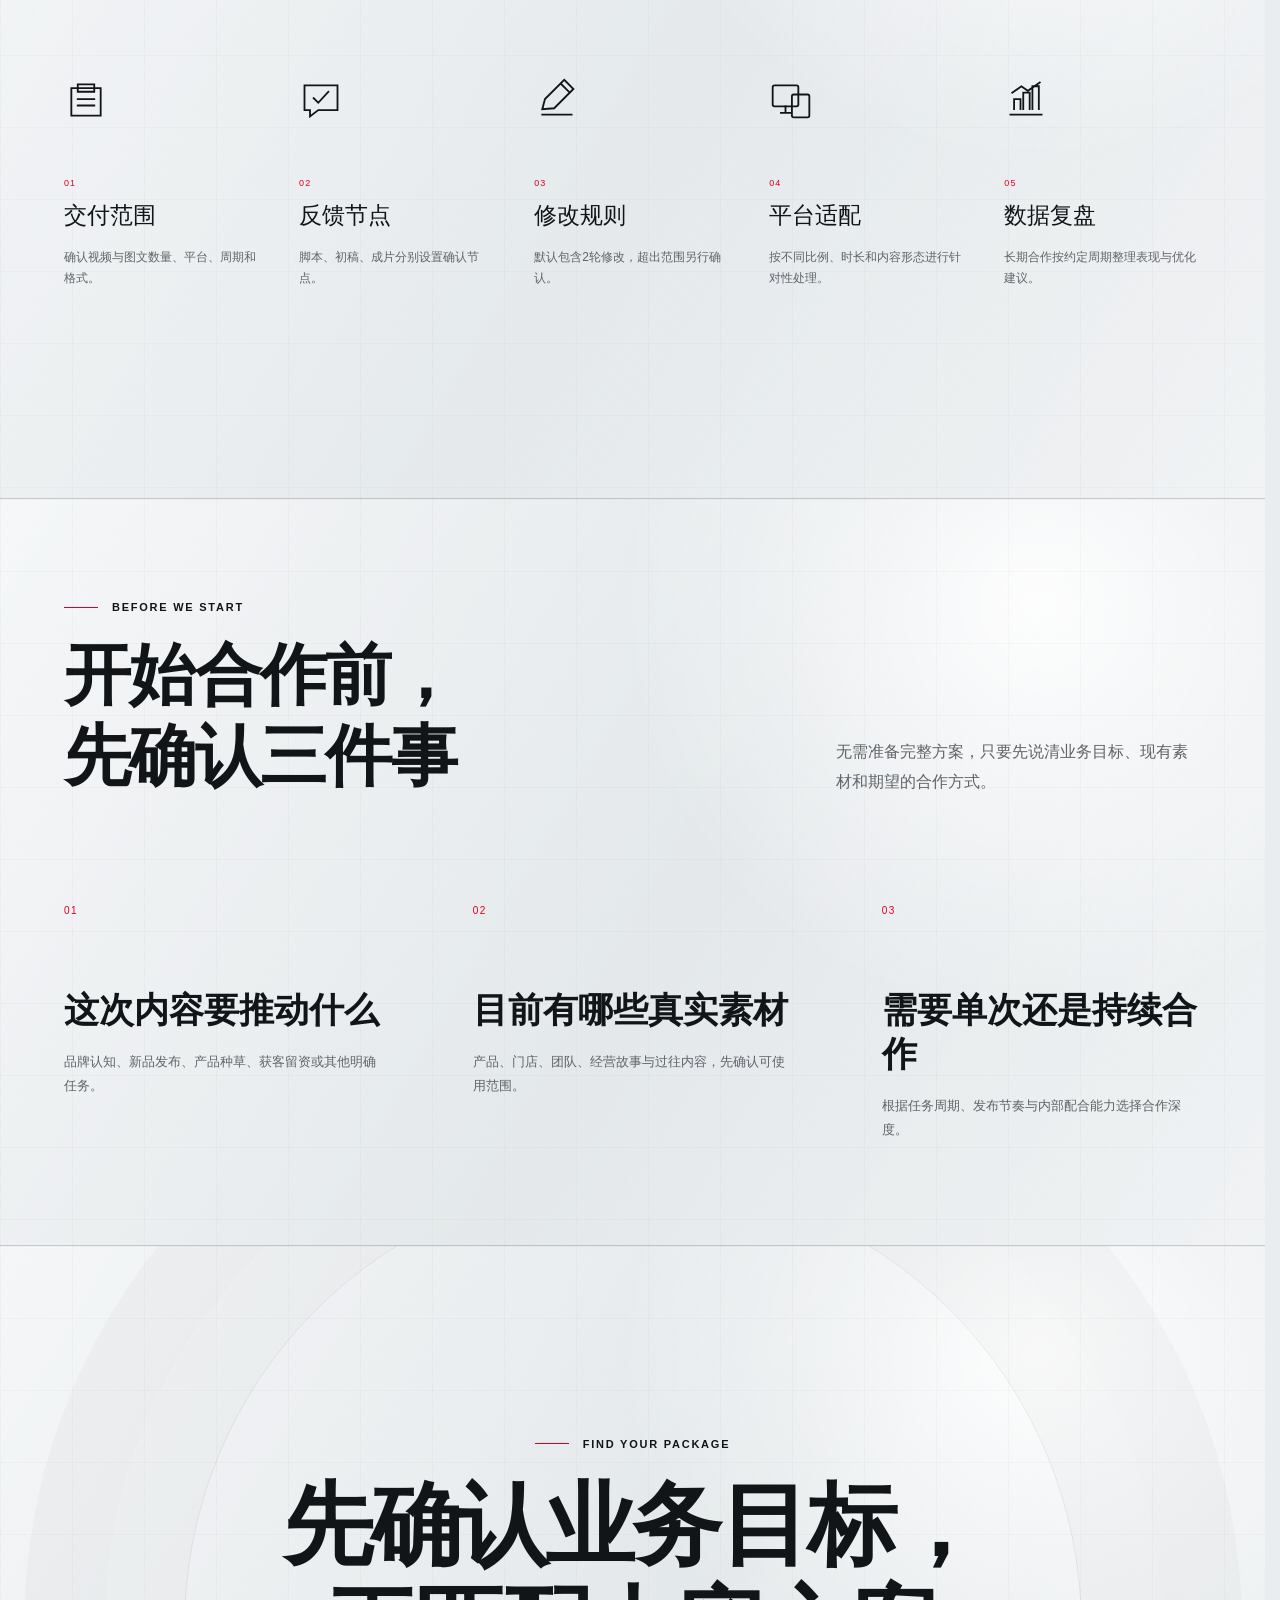
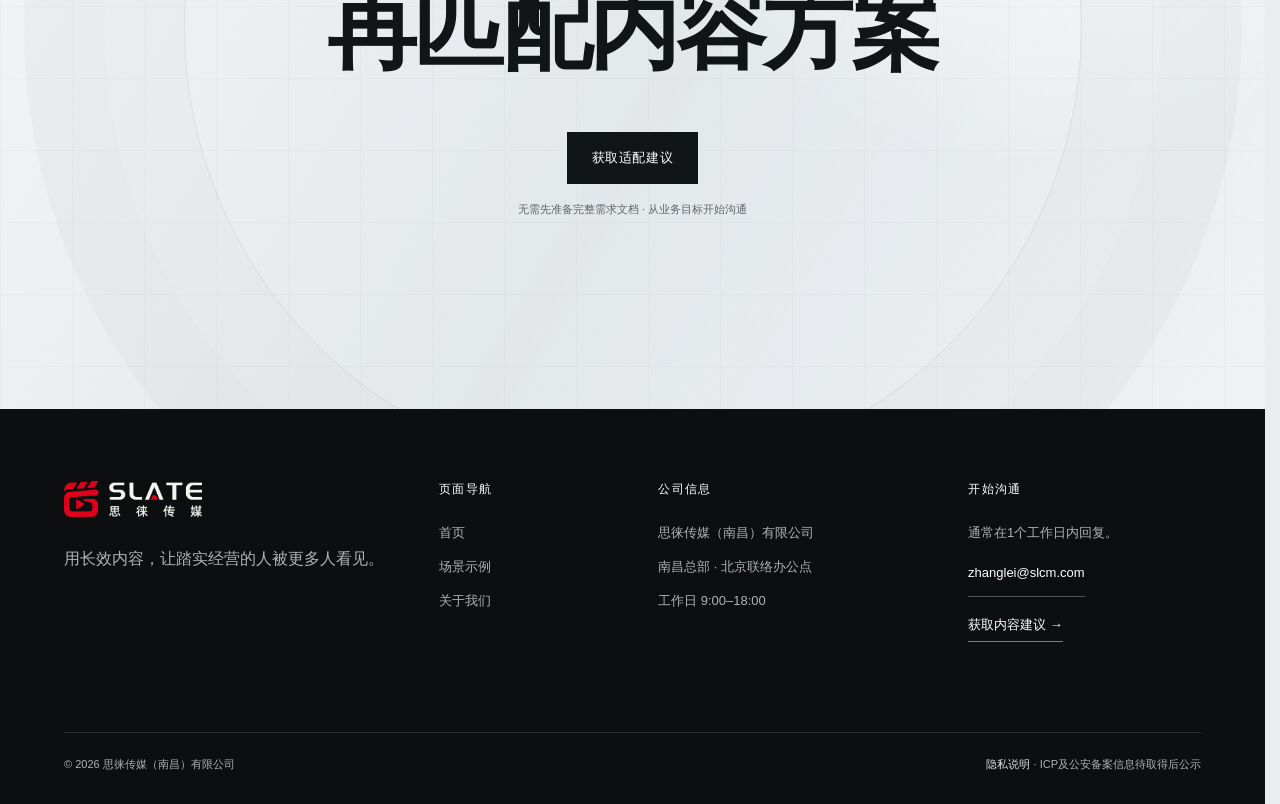
<file: services.html>
<!doctype html>
<html lang="zh-CN">
<head>
  <meta charset="UTF-8">
  <meta name="viewport" content="width=device-width,initial-scale=1">
  <meta name="theme-color" content="#e9edef">
  <meta name="description" content="思徕服务与方案：16个行业入口、9类营销目标、19种内容类型。">
  <title>服务与方案｜思徕</title>
  <link rel="icon" href="assets/favicon.png">
  <link rel="stylesheet" href="assets/site.css?v=20260826-23">
</head>
<body class="page-inner page-services">
  <a class="skip-link" href="#main">跳到主要内容</a>
  <header class="site-header" data-header>
    <a class="brand" href="index.html" aria-label="思徕首页"><img class="logo-dark" src="assets/siilai-logo.svg" alt="思徕" width="1247" height="349"><img class="logo-light" src="assets/logo-dark.png" alt="思徕" width="1600" height="415"></a>
    <button class="menu-toggle" type="button" data-menu-toggle aria-label="打开导航" aria-expanded="false">菜单</button>
    <nav class="main-nav" aria-label="主导航"><a href="index.html">首页</a><a href="work.html">场景示例</a><a href="services.html" aria-current="page">服务与方案</a><a href="about.html">关于我们</a><button class="nav-cta" type="button" data-open-inquiry>获取内容建议</button></nav>
  </header>

  <main id="main">
    <section class="inner-hero">
      <div class="service-hero-art" aria-hidden="true">
        <svg class="service-illustration" viewBox="0 0 560 400" xmlns="http://www.w3.org/2000/svg">
          <defs>
            <linearGradient id="ill-silver" x1="0" y1="0" x2="1" y2="1"><stop offset="0" stop-color="#fff"/><stop offset=".46" stop-color="#c7cdd1"/><stop offset="1" stop-color="#747c82"/></linearGradient>
            <linearGradient id="ill-dark" x1="0" y1="0" x2="1" y2="1"><stop offset="0" stop-color="#34383b"/><stop offset="1" stop-color="#08090a"/></linearGradient>
            <filter id="ill-shadow" x="-40%" y="-40%" width="180%" height="180%"><feDropShadow dx="0" dy="24" stdDeviation="18" flood-color="#20262a" flood-opacity=".22"/></filter>
          </defs>
          <ellipse class="ill-orbit" cx="300" cy="205" rx="226" ry="124" transform="rotate(-17 300 205)"/>
          <ellipse class="ill-orbit ill-orbit-inner" cx="300" cy="205" rx="172" ry="82" transform="rotate(-17 300 205)"/>
          <g class="ill-sheet ill-sheet-back" filter="url(#ill-shadow)"><rect x="201" y="57" width="238" height="288" rx="4" transform="rotate(10 201 57)" fill="url(#ill-silver)"/><path d="M225 102h138M225 123h92M225 273h164M225 294h118"/></g>
          <g class="ill-sheet ill-sheet-front" filter="url(#ill-shadow)"><path d="m169 78 230-31 39 271-230 31z" fill="url(#ill-dark)"/><path class="ill-frame" d="m201 112 165-22 18 126-165 22z"/><circle cx="292" cy="164" r="38"/><path class="ill-play" d="m282 143 31 18-27 25z"/><path d="m225 273 137-19M230 296l89-12"/></g>
          <path class="ill-ribbon" d="M50 255c74-62 114-28 154-74 43-49 86-52 130-21 48 34 79 22 169-59"/>
          <g class="ill-nodes"><circle cx="52" cy="255" r="9"/><circle cx="204" cy="181" r="7"/><circle cx="334" cy="160" r="7"/><circle cx="503" cy="101" r="10"/></g>
          <g class="ill-signal"><path d="M426 304c35-23 67-20 91 8M437 326c24-13 45-10 62 8"/><circle cx="421" cy="329" r="5"/></g>
          <g class="ill-spark"><path d="m123 78 8 19 19 8-19 8-8 19-8-19-19-8 19-8z"/><circle cx="474" cy="229" r="5"/></g>
        </svg>
      </div>
      <div class="container"><div class="eyebrow" data-reveal>Services &amp; solutions</div><h1 data-reveal>把内容工作，<br>变成清晰交付</h1><p data-reveal>基于客户提供的真实素材，思徕提供内容策划、素材整理、视频后期、配套图文、发布运营与复盘优化。</p><div class="inner-actions" data-reveal><button class="button" type="button" data-open-inquiry>获取适配建议</button><a class="button ghost" href="#packages">查看三类套餐</a></div></div>
    </section>

    <section class="section" id="cooperation">
      <div class="container">
        <div class="section-head"><div data-reveal><div class="eyebrow">Cooperation mode</div><h2>先选合作方式，<br>再确认内容深度</h2></div><p data-reveal>既可以持续托管企业内容，也可以围绕新品、活动或品牌升级完成专项内容项目。</p></div>
        <div class="mode-paths">
          <article class="mode-route" data-reveal><div class="mode-route-head"><span>01</span><small>MODE A / 长期合作</small></div><h3>持续内容托管</h3><p>建立稳定的内容主线、更新节奏和复盘机制，让每条内容持续为品牌资产做加法。</p><div class="mode-keywords"><span>月度规划</span><span>稳定更新</span><span>持续复盘</span></div></article>
          <article class="mode-route" data-reveal><div class="mode-route-head"><span>02</span><small>MODE B / 专项合作</small></div><h3>单次内容项目</h3><p>围绕新品发布、活动传播、招商获客等明确任务，完成策略、制作和平台适配。</p><div class="mode-keywords"><span>明确任务</span><span>集中交付</span><span>项目收口</span></div></article>
        </div>
      </div>
    </section>

    <section class="section compact service-boundary-section" id="service-boundary">
      <div class="container">
        <div class="section-head"><div data-reveal><div class="eyebrow">Service boundary</div><h2>能做什么，<br>合作前说清楚</h2></div><p data-reveal>以下为当前阶段统一服务边界，具体内容数量、排期和费用以双方确认的方案为准。</p></div>
        <div class="service-boundary-grid">
          <article data-reveal><small>01 / 素材基础</small><h3>客户提供真实素材</h3><p>客户提供需求、公司介绍、产品图片及其他可使用的文字、图片和音视频资料，并对素材版权负责。</p></article>
          <article data-reveal><small>02 / 制作范围</small><h3>策划与专业后期</h3><p>提供策划、素材整理、视频后期和配套图文；当前不提供现场拍摄，也不提供远程拍摄指导。</p></article>
          <article data-reveal><small>03 / 运营范围</small><h3>可按约定代发布</h3><p>提供平台适配、代发布与复盘优化；不负责评论区、私信运营及账号搭建。</p></article>
          <article data-reveal><small>04 / 基础规则</small><h3>一周周期 · 2轮修改</h3><p>常规交付周期约一周，默认包含2轮修改；AI素材使用将提前确认，所有服务根据实际需求单独报价。</p></article>
        </div>
      </div>
    </section>

    <section class="section compact capability-matrix-section" id="capability">
      <div class="container">
        <div class="section-head"><div data-reveal><div class="eyebrow">Capability matrix</div><h2>16 × 9 × 19，<br>按场景匹配内容</h2></div><p data-reveal>通过行业、营销目标和具体内容类型三层组合，避免用同一套模板处理不同业务。</p></div>
        <div class="matching-flow" data-reveal>
          <div class="matching-flow-head"><div><small>HOW IT WORKS</small><h3>一套内容方案，先回答四个问题</h3></div><p>不是把行业、目标和内容类型机械相乘，而是从真实业务任务出发，逐层缩小范围，最后确定内容与发布平台。</p></div>
          <div class="matching-flow-track">
            <article><small>01 / 服务谁</small><b>餐饮行业</b><span>明确业务场景</span></article>
            <article><small>02 / 解决什么</small><b>新品发布</b><span>确定营销目标</span></article>
            <article><small>03 / 做什么内容</small><b>揭幕片 + 产品卖点</b><span>匹配内容类型</span></article>
            <article><small>04 / 在哪里发布</small><b>抖音 + 小红书</b><span>适配平台表达</span></article>
          </div>
          <div class="matching-result"><span>组合结果</span><b>围绕餐饮新品发布，形成从产品亮相、卖点解释到平台种草的一组内容</b></div>
        </div>

        <div class="capability-stack">
          <section class="capability-band" data-reveal>
            <header><strong>16</strong><div><small>DIMENSION 01</small><h3>行业入口</h3><p>先理解企业所处行业和真实经营场景。</p></div></header>
            <div class="capability-tags" id="industry-list"><span>消费电子与3C家电</span><span>美妆个护</span><span>服饰鞋包与时尚</span><span>食品饮料</span><span>电商零售</span><span>汽车出行</span><span>家居家装与房地产</span><span>文旅酒店</span><span>本地生活</span><span>教育知识</span><span>游戏娱乐</span><span>互联网与企业服务</span><span>金融保险</span><span>医疗健康</span><span>政府公共与公益</span><span>其他行业</span></div>
            <button class="expand-list" type="button" data-expand-list aria-controls="industry-list" aria-expanded="false">展开全部行业</button>
          </section>
          <section class="capability-band" data-reveal>
            <header><strong>09</strong><div><small>DIMENSION 02</small><h3>营销目标</h3><p>再明确内容需要推动哪一种业务结果。</p></div></header>
            <div class="capability-tags"><span>品牌认知</span><span>新品发布</span><span>产品种草</span><span>销售转化</span><span>获客留资</span><span>活动传播</span><span>用户教育</span><span>社媒涨粉</span><span>IP运营</span></div>
          </section>
          <section class="capability-band" data-reveal>
            <header><strong>19</strong><div><small>DIMENSION 03</small><h3>内容类型</h3><p>最后根据目标、素材和平台规则组合具体内容。</p></div></header>
            <div class="capability-tags capability-types"><span>品牌故事片</span><span>品牌形象TVC</span><span>新品首发开箱/揭幕</span><span>功能演示</span><span>场景使用</span><span>UGC口碑证言</span><span>前后对比</span><span>测评对比</span><span>带货促销讲解</span><span>优惠福利引导</span><span>线索留资引导</span><span>招商/预约咨询</span><span>活动预告宣发片</span><span>教程科普</span><span>行业知识解读</span><span>FAQ答疑</span><span>热点创意剧情</span><span>趣味挑战/互动玩法</span><span>IP人设日常连载短剧</span></div>
          </section>
        </div>

        <div class="platform-fit-panel" data-reveal>
          <div class="platform-fit-head"><div><small>PLATFORM FIT</small><h3>同一主题，为不同平台重新组织表达</h3></div><p>不是简单复制发布，而是根据用户关系、内容节奏和搜索习惯进行针对性适配。</p></div>
          <div class="platform-fit-grid">
            <article><span class="platform-fit-icon"><svg viewBox="-4 -4 48 48"><path d="M8 10c4-6 11-7 16-3 3 2 4 5 4 8 4 0 7 2 9 5 3 6 0 13-6 15-5 2-10 0-13-4-3 4-8 6-13 4-6-2-8-9-5-14 2-4 5-6 10-5Z"/><circle cx="20" cy="20" r="4"/></svg></span><b>视频号</b><small>私域触达 · 信任沉淀</small></article>
            <article><span class="platform-fit-icon fill"><svg viewBox="0 0 40 40"><path d="M23 5c2 7 6 11 12 12v7c-4 0-8-1-11-4v10c0 7-5 10-11 10-7 0-11-5-11-11 0-7 6-12 14-11v7c-4-1-7 1-7 4 0 3 2 5 5 5 3 0 5-2 5-6V5h4Z"/></svg></span><b>抖音</b><small>发现流量 · 行动转化</small></article>
            <article><span class="platform-fit-icon fill"><svg viewBox="0 0 40 40"><rect x="3" y="8" width="34" height="24" rx="7"/><path class="cutout" d="M10 16h4v8h-4v-8Zm7 0h4v8h-4v-8Zm7 0h7v4h-3v4h-4v-8Z"/></svg></span><b>小红书</b><small>产品种草 · 搜索承接</small></article>
            <article><span class="platform-fit-icon fill"><svg viewBox="0 0 40 40"><path d="m13 8-5-5 3-3 7 7h4l7-7 3 3-5 5h4c5 0 8 3 8 8v15c0 5-3 8-8 8H9c-5 0-8-3-8-8V16c0-5 3-8 8-8h4Zm-4 7c-2 0-3 1-3 3v11c0 2 1 3 3 3h22c2 0 3-1 3-3V18c0-2-1-3-3-3H9Zm4 4h4v4h-4v-4Zm10 0h4v4h-4v-4Z"/></svg></span><b>B站</b><small>深度内容 · 用户教育</small></article>
            <article><span class="platform-fit-icon fill"><svg viewBox="0 0 40 40"><path d="M12 3h16c7 0 10 4 10 10v14c0 7-4 10-10 10H12C5 37 2 33 2 27V13C2 6 6 3 12 3Zm2 7a6 6 0 1 0 0 12 6 6 0 0 0 0-12Zm13 0a6 6 0 1 0 0 12 6 6 0 0 0 0-12ZM9 27v5h22v-5H9Z"/></svg></span><b>快手</b><small>本地连接 · 真实信任</small></article>
          </div>
        </div>
      </div>
    </section>

    <section class="section" id="packages">
      <div class="container">
        <div class="section-head"><div data-reveal><div class="eyebrow">Packages</div><h2>展示交付内容，<br>不公开固定价格</h2></div><p data-reveal>常规项目周期约一周、默认含2轮修改；具体数量、排期与费用根据真实需求单独确认。</p></div>
        <div class="package-grid editorial-packages">
          <article class="package-card" data-reveal><div class="package-meta"><small>PACKAGE 01</small><span>适合首次合作</span></div><strong class="package-index">01</strong><h3>内容起步包</h3><p>门店、初创品牌及首次建立内容体系的企业。</p><dl class="package-specs"><div><dt>合作方式</dt><dd>阶段性起步</dd></div><div><dt>交付重点</dt><dd>方向梳理与首组内容</dd></div><div><dt>素材准备</dt><dd>客户提供可用素材</dd></div><div><dt>运营范围</dt><dd>可按约定代发布</dd></div></dl><button class="package-link" type="button" data-open-inquiry data-inquiry-topic="内容起步包">咨询起步方案 <span>↗</span></button></article>
          <article class="package-card is-featured" data-reveal><div class="package-meta"><small>PACKAGE 02</small><span>优先推荐</span></div><strong class="package-index">02</strong><h3>持续运营包</h3><p>需要稳定更新、平台运营和长期复盘的企业。</p><dl class="package-specs"><div><dt>合作方式</dt><dd>持续内容托管</dd></div><div><dt>交付重点</dt><dd>月度规划与稳定更新</dd></div><div><dt>素材准备</dt><dd>客户提供可用素材</dd></div><div><dt>运营范围</dt><dd>代发布与复盘，不含私信评论</dd></div></dl><button class="package-link" type="button" data-open-inquiry data-inquiry-topic="持续运营包">咨询持续运营 <span>↗</span></button></article>
          <article class="package-card" data-reveal><div class="package-meta"><small>PACKAGE 03</small><span>适合专项任务</span></div><strong class="package-index">03</strong><h3>品牌整合方案</h3><p>新品发布、品牌升级及专项传播任务。</p><dl class="package-specs"><div><dt>合作方式</dt><dd>单次专项合作</dd></div><div><dt>交付重点</dt><dd>专项策略与系列内容</dd></div><div><dt>素材准备</dt><dd>客户提供可用素材</dd></div><div><dt>运营范围</dt><dd>按传播任务确认代发布范围</dd></div></dl><button class="package-link" type="button" data-open-inquiry data-inquiry-topic="品牌整合方案">咨询整合方案 <span>↗</span></button></article>
        </div>
      </div>
    </section>

    <section class="section">
      <div class="container">
        <div class="section-head"><div data-reveal><div class="eyebrow">Delivery standard</div><h2>规则写在合作开始之前</h2></div><p data-reveal>交付范围、反馈节点、修改规则和复盘周期在合作前明确。</p></div>
        <div class="process">
          <article class="process-item" data-reveal><span class="process-icon" aria-hidden="true"><svg viewBox="0 0 48 48"><path d="M8 11h32v30H8zM15 7h18v8H15zM15 23h18M15 30h18"/></svg></span><small>01</small><h3>交付范围</h3><p>确认视频与图文数量、平台、周期和格式。</p></article>
          <article class="process-item" data-reveal><span class="process-icon" aria-hidden="true"><svg viewBox="0 0 48 48"><path d="M6 8h36v27H21l-9 7v-7H6V8Z"/><path d="m16 22 5 5 11-12"/></svg></span><small>02</small><h3>反馈节点</h3><p>脚本、初稿、成片分别设置确认节点。</p></article>
          <article class="process-item" data-reveal><span class="process-icon" aria-hidden="true"><svg viewBox="0 0 48 48"><path d="m9 34 3-11L33 2l10 10-21 21-13 1ZM29 6l10 10M9 40h32"/></svg></span><small>03</small><h3>修改规则</h3><p>默认包含2轮修改，超出范围另行确认。</p></article>
          <article class="process-item" data-reveal><span class="process-icon" aria-hidden="true"><svg viewBox="0 0 48 48"><rect x="4" y="8" width="28" height="23" rx="2"/><rect x="25" y="18" width="19" height="25" rx="2"/><path d="M13 38h10M18 31v7"/></svg></span><small>04</small><h3>平台适配</h3><p>按不同比例、时长和内容形态进行针对性处理。</p></article>
          <article class="process-item" data-reveal><span class="process-icon" aria-hidden="true"><svg viewBox="0 0 48 48"><path d="M7 40h34M11 34V23h7v11M21 34V16h7v18M31 34V9h7v25M9 16l10-7 7 5L39 5"/></svg></span><small>05</small><h3>数据复盘</h3><p>长期合作按约定周期整理表现与优化建议。</p></article>
        </div>
      </div>
    </section>

    <section class="section compact preflight-section">
      <div class="container">
        <div class="section-head"><div data-reveal><div class="eyebrow">Before we start</div><h2>开始合作前，<br>先确认三件事</h2></div><p data-reveal>无需准备完整方案，只要先说清业务目标、现有素材和期望的合作方式。</p></div>
        <div class="preflight-list">
          <div data-reveal><small>01</small><h3>这次内容要推动什么</h3><p>品牌认知、新品发布、产品种草、获客留资或其他明确任务。</p></div>
          <div data-reveal><small>02</small><h3>目前有哪些真实素材</h3><p>产品、门店、团队、经营故事与过往内容，先确认可使用范围。</p></div>
          <div data-reveal><small>03</small><h3>需要单次还是持续合作</h3><p>根据任务周期、发布节奏与内部配合能力选择合作深度。</p></div>
        </div>
      </div>
    </section>

    <section class="cta-section"><div class="container" data-reveal><div class="eyebrow" style="justify-content:center">Find your package</div><h2>先确认业务目标，<br>再匹配内容方案</h2><button class="button" type="button" data-open-inquiry>获取适配建议</button><p class="cta-note">无需先准备完整需求文档 · 从业务目标开始沟通</p></div></section>
  </main>

  <footer class="site-footer">
    <div class="footer-grid"><div class="footer-brand"><img src="assets/logo-dark.png" alt="思徕" width="1600" height="415"><p>用长效内容，让踏实经营的人被更多人看见。</p></div><div class="footer-column"><h3>页面导航</h3><a href="index.html">首页</a><a href="work.html">场景示例</a><a href="about.html">关于我们</a></div><div class="footer-column footer-company"><h3>公司信息</h3><p>思徕传媒（南昌）有限公司</p><p>南昌总部 · 北京联络办公点</p><p>工作日 9:00–18:00</p></div><div class="footer-column"><h3>开始沟通</h3><p>通常在1个工作日内回复。</p><span class="footer-email" data-contact-email>zhanglei@slcm.com</span><button class="footer-cta" type="button" data-open-inquiry>获取内容建议 →</button></div></div>
    <div class="footer-bottom"><span>© <span data-current-year></span> 思徕传媒（南昌）有限公司</span><span><a href="privacy.html">隐私说明</a> · ICP及公安备案信息待取得后公示</span></div>
  </footer>
  <script src="assets/site.js?v=20260826-23"></script>
</body>
</html>
</file>
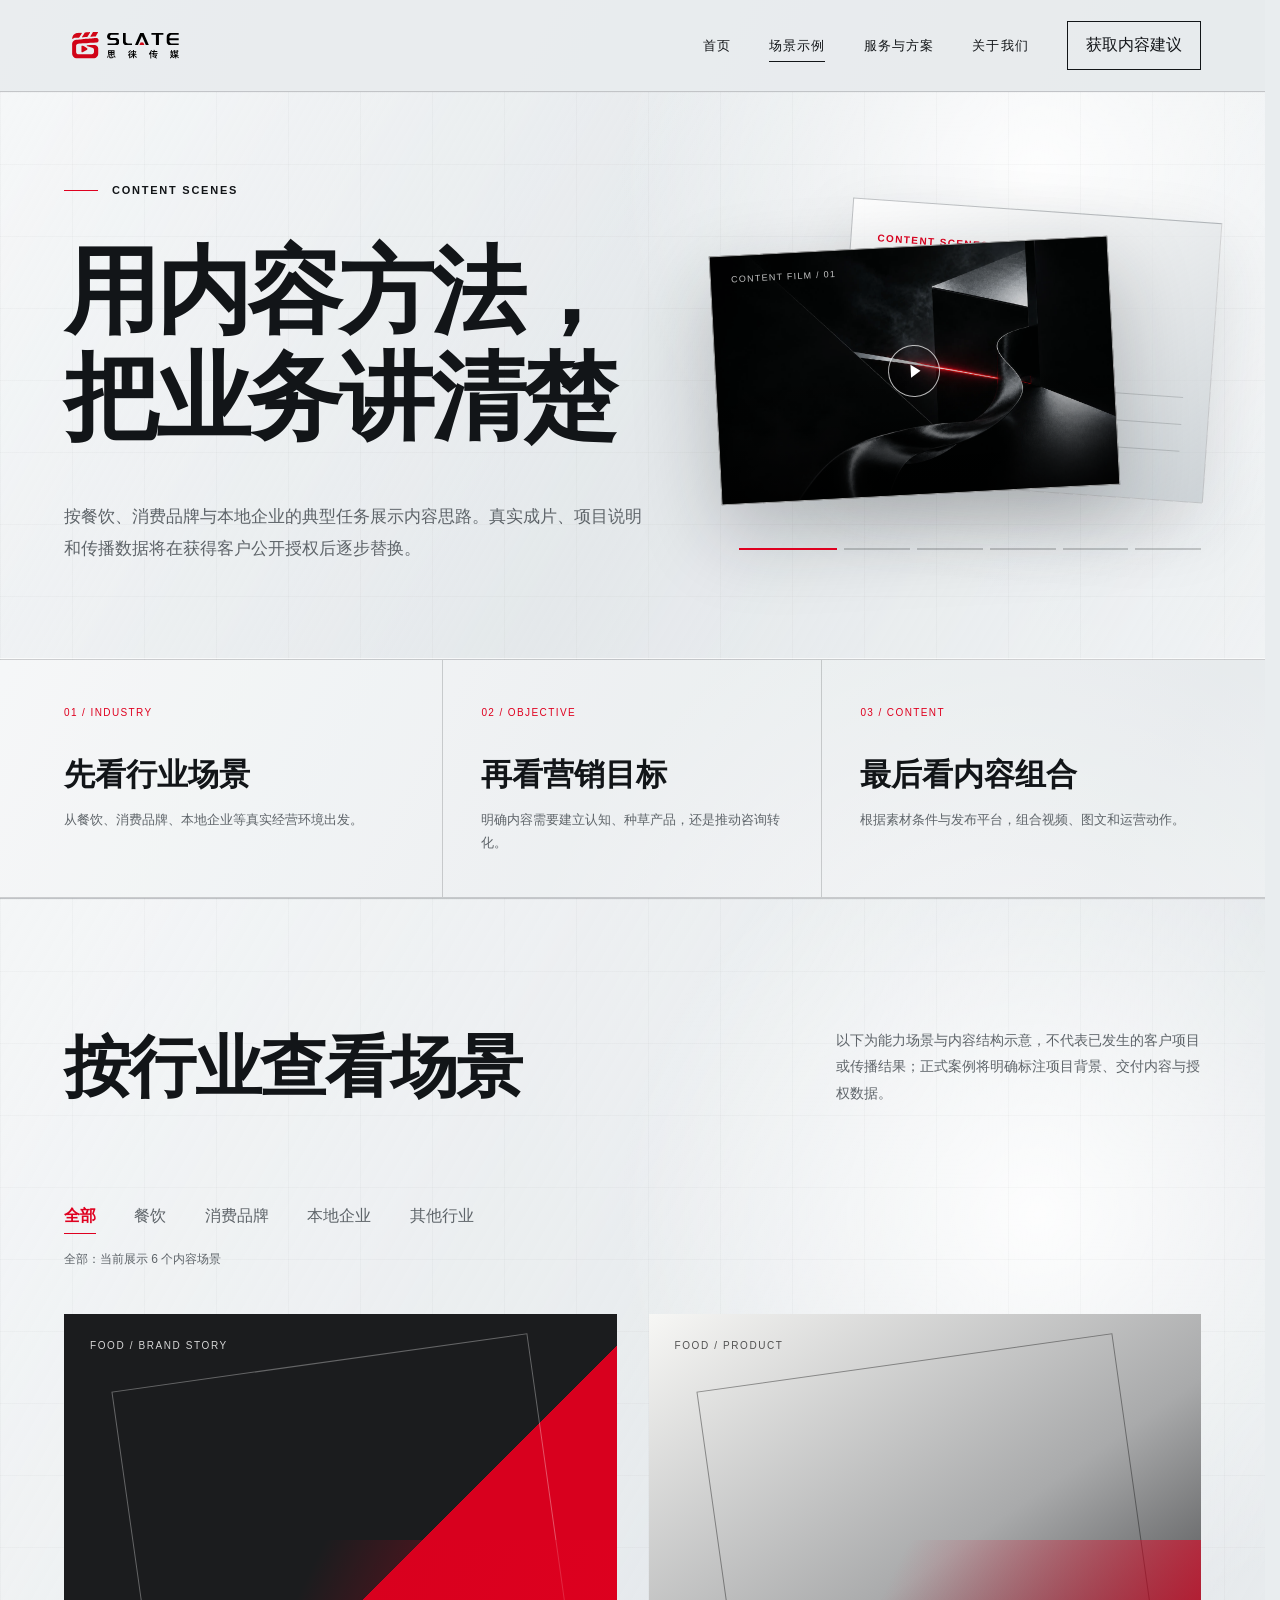
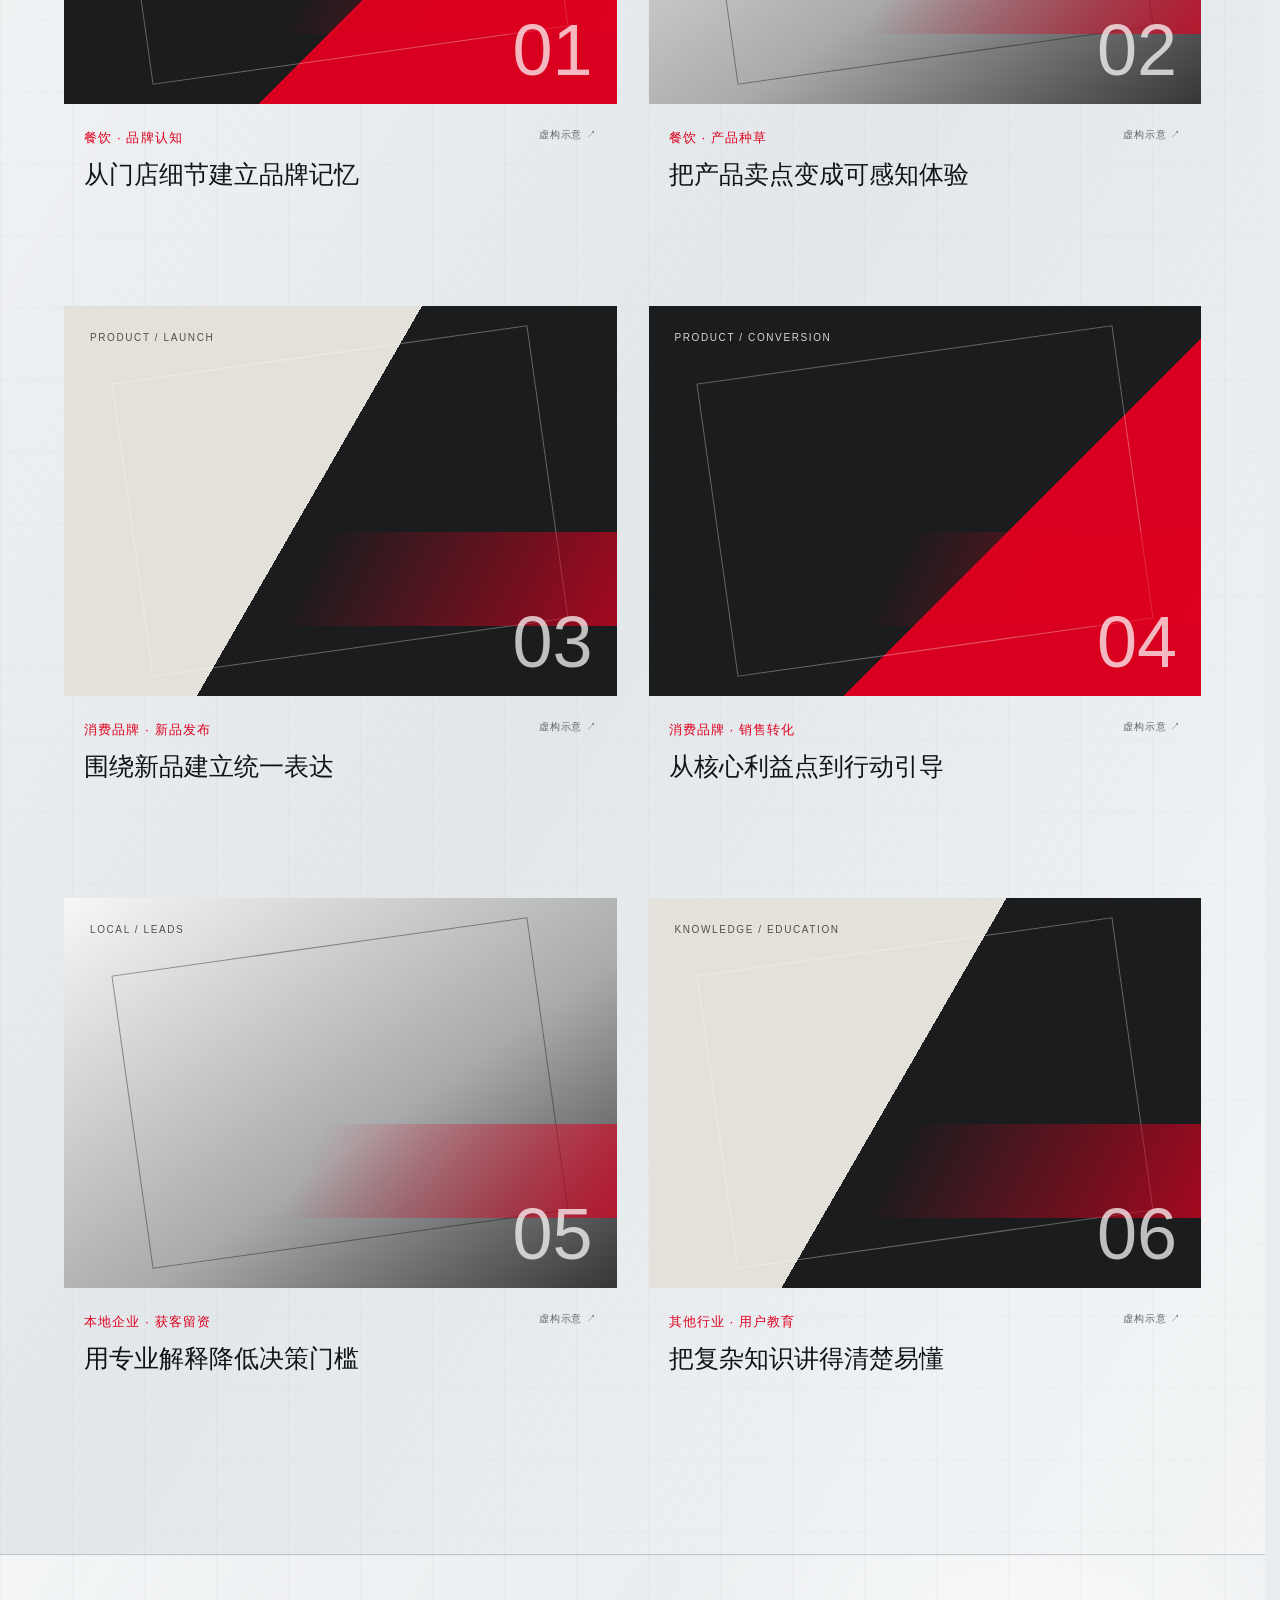
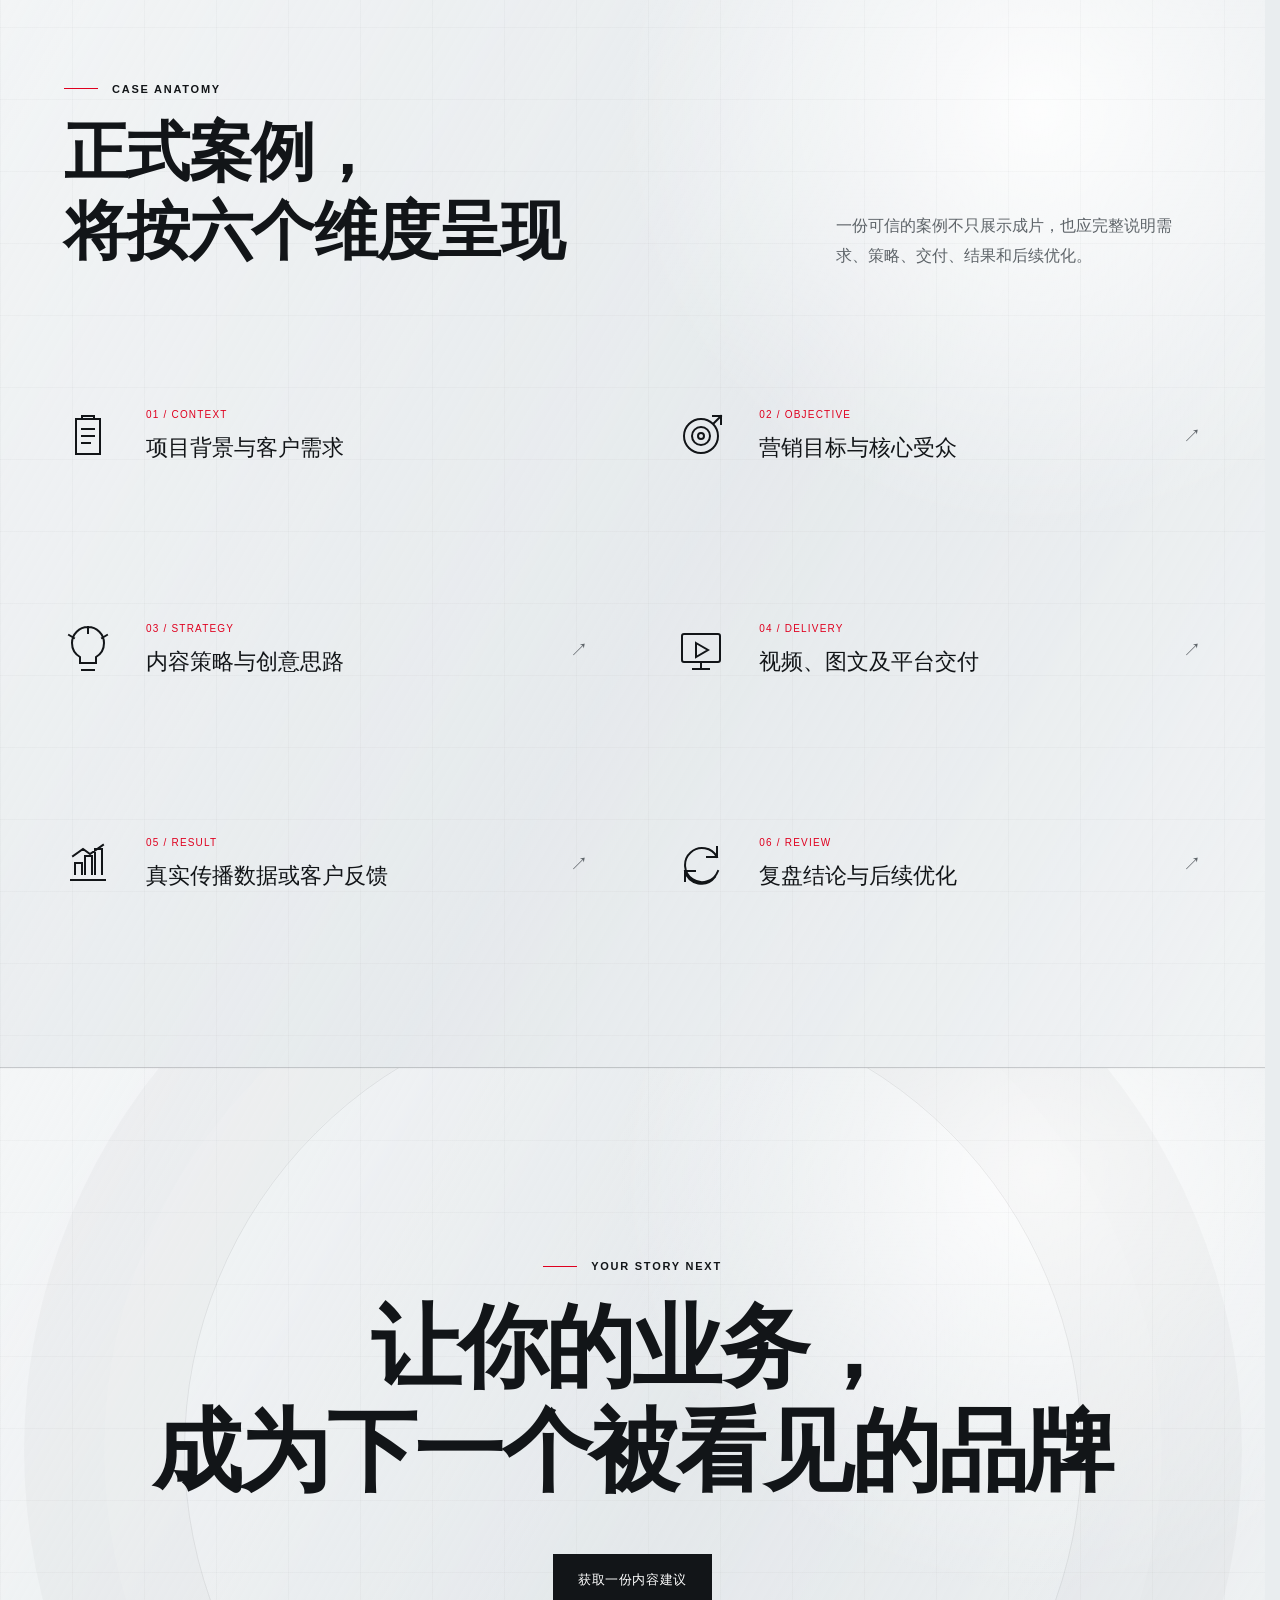
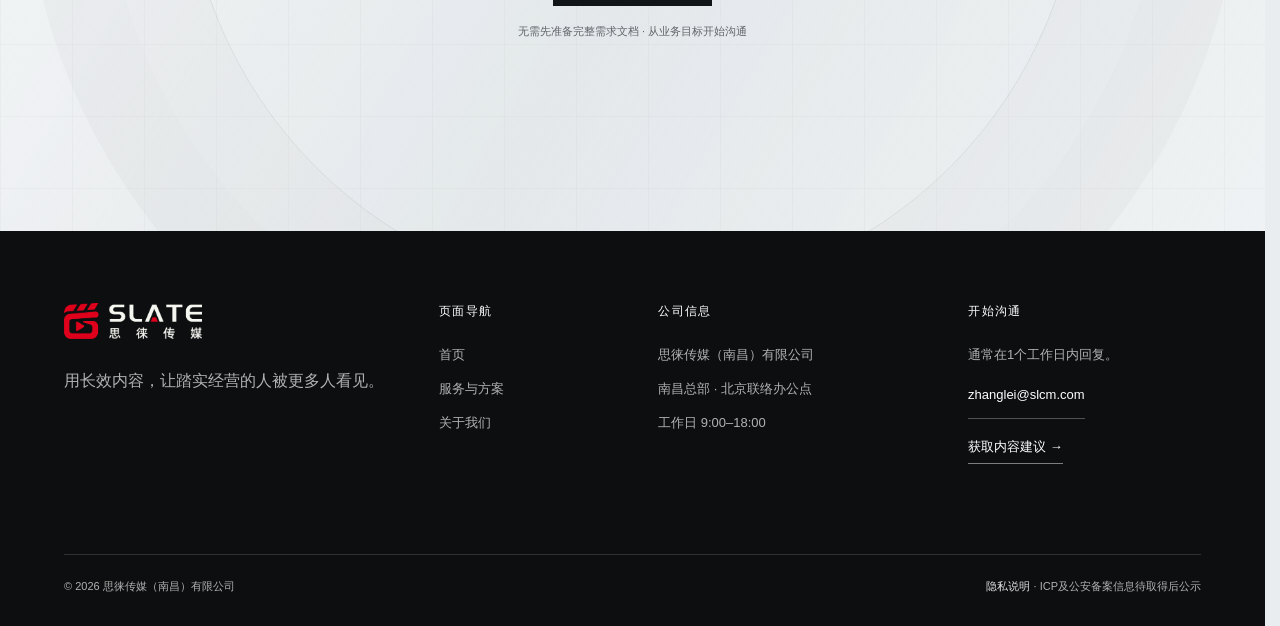
<file: work.html>
<!doctype html>
<html lang="zh-CN">
<head>
  <meta charset="UTF-8">
  <meta name="viewport" content="width=device-width,initial-scale=1">
  <meta name="theme-color" content="#e9edef">
  <meta name="description" content="思徕场景示例：展示餐饮、消费品牌与本地企业的内容策略和交付结构。">
  <title>场景示例｜思徕</title>
  <link rel="icon" href="assets/favicon.png">
  <link rel="stylesheet" href="assets/site.css?v=20260826-23">
</head>
<body class="page-inner page-work">
  <a class="skip-link" href="#main">跳到主要内容</a>
  <header class="site-header" data-header>
    <a class="brand" href="index.html" aria-label="思徕首页"><img class="logo-dark" src="assets/siilai-logo.svg" alt="思徕" width="1247" height="349"><img class="logo-light" src="assets/logo-dark.png" alt="思徕" width="1600" height="415"></a>
    <button class="menu-toggle" type="button" data-menu-toggle aria-label="打开导航" aria-expanded="false">菜单</button>
    <nav class="main-nav" aria-label="主导航"><a href="index.html">首页</a><a href="work.html" aria-current="page">场景示例</a><a href="services.html">服务与方案</a><a href="about.html">关于我们</a><button class="nav-cta" type="button" data-open-inquiry>获取内容建议</button></nav>
  </header>

  <main id="main">
    <section class="inner-hero">
      <div class="work-hero-art" aria-hidden="true">
        <div class="work-hero-sheet"><b>CONTENT SCENES</b><span>PLAN</span><span>EDIT</span><span>PUBLISH</span></div>
        <div class="work-hero-screen"><img src="assets/hero-poster-optimized.jpg" alt=""><span class="work-screen-label">CONTENT FILM / 01</span><span class="work-screen-play"><svg viewBox="0 0 32 32"><path d="m12 8 12 8-12 8V8Z"/></svg></span></div>
        <div class="work-hero-timeline"><span class="is-active"></span><span></span><span></span><span></span><span></span><span></span></div>
      </div>
      <div class="container">
        <div class="eyebrow" data-reveal>Content scenes</div>
        <h1 data-reveal>用内容方法，<br>把业务讲清楚</h1>
        <p data-reveal>按餐饮、消费品牌与本地企业的典型任务展示内容思路。真实成片、项目说明和传播数据将在获得客户公开授权后逐步替换。</p>
      </div>
    </section>

    <section class="scene-guide" aria-label="场景示例阅读方式">
      <div class="container scene-guide-grid">
        <div data-reveal><small>01 / INDUSTRY</small><b>先看行业场景</b><p>从餐饮、消费品牌、本地企业等真实经营环境出发。</p></div>
        <div data-reveal><small>02 / OBJECTIVE</small><b>再看营销目标</b><p>明确内容需要建立认知、种草产品，还是推动咨询转化。</p></div>
        <div data-reveal><small>03 / CONTENT</small><b>最后看内容组合</b><p>根据素材条件与发布平台，组合视频、图文和运营动作。</p></div>
      </div>
    </section>

    <section class="section" id="scenes">
      <div class="container">
        <div class="content-notice" data-reveal><h2>按行业查看场景</h2><p>以下为能力场景与内容结构示意，不代表已发生的客户项目或传播结果；正式案例将明确标注项目背景、交付内容与授权数据。</p></div>
        <div class="filter-bar" role="group" aria-label="场景行业筛选" data-reveal>
          <button class="filter-button" type="button" data-filter="all" aria-pressed="true">全部</button>
          <button class="filter-button" type="button" data-filter="food" aria-pressed="false">餐饮</button>
          <button class="filter-button" type="button" data-filter="consumer" aria-pressed="false">消费品牌</button>
          <button class="filter-button" type="button" data-filter="local" aria-pressed="false">本地企业</button>
          <button class="filter-button" type="button" data-filter="other" aria-pressed="false">其他行业</button>
        </div>
        <p class="filter-result" data-filter-status aria-live="polite">全部：当前展示 6 个内容场景</p>
        <div class="work-grid work-library">
          <a class="work-card" href="scene-detail.html?scene=food-story" data-category="food" data-reveal><div class="work-visual red"><span class="visual-label">FOOD / BRAND STORY</span><b class="visual-number">01</b></div><div class="work-meta"><div><small>餐饮 · 品牌认知</small><h3>从门店细节建立品牌记忆</h3></div><span class="work-status">虚构示意 ↗</span></div></a>
          <a class="work-card" href="scene-detail.html?scene=food-product" data-category="food" data-reveal><div class="work-visual silver"><span class="visual-label">FOOD / PRODUCT</span><b class="visual-number">02</b></div><div class="work-meta"><div><small>餐饮 · 产品种草</small><h3>把产品卖点变成可感知体验</h3></div><span class="work-status">虚构示意 ↗</span></div></a>
          <a class="work-card" href="scene-detail.html?scene=consumer-launch" data-category="consumer" data-reveal><div class="work-visual light"><span class="visual-label">PRODUCT / LAUNCH</span><b class="visual-number">03</b></div><div class="work-meta"><div><small>消费品牌 · 新品发布</small><h3>围绕新品建立统一表达</h3></div><span class="work-status">虚构示意 ↗</span></div></a>
          <a class="work-card" href="scene-detail.html?scene=consumer-conversion" data-category="consumer" data-reveal><div class="work-visual red"><span class="visual-label">PRODUCT / CONVERSION</span><b class="visual-number">04</b></div><div class="work-meta"><div><small>消费品牌 · 销售转化</small><h3>从核心利益点到行动引导</h3></div><span class="work-status">虚构示意 ↗</span></div></a>
          <a class="work-card" href="scene-detail.html?scene=local-leads" data-category="local" data-reveal><div class="work-visual silver"><span class="visual-label">LOCAL / LEADS</span><b class="visual-number">05</b></div><div class="work-meta"><div><small>本地企业 · 获客留资</small><h3>用专业解释降低决策门槛</h3></div><span class="work-status">虚构示意 ↗</span></div></a>
          <a class="work-card" href="scene-detail.html?scene=knowledge-education" data-category="other" data-reveal><div class="work-visual light"><span class="visual-label">KNOWLEDGE / EDUCATION</span><b class="visual-number">06</b></div><div class="work-meta"><div><small>其他行业 · 用户教育</small><h3>把复杂知识讲得清楚易懂</h3></div><span class="work-status">虚构示意 ↗</span></div></a>
        </div>
      </div>
    </section>

    <section class="section">
      <div class="container case-template">
        <div class="case-template-head"><div data-reveal><div class="eyebrow">Case anatomy</div><h2>正式案例，<br>将按六个维度呈现</h2></div><p data-reveal>一份可信的案例不只展示成片，也应完整说明需求、策略、交付、结果和后续优化。</p></div>
        <div class="case-steps" data-reveal>
          <article class="case-step"><span class="case-step-icon" aria-hidden="true"><svg viewBox="0 0 48 48"><path d="M12 7h24v35H12zM18 7V4h12v3M18 17h12M18 24h12M18 31h8"/></svg></span><div><small>01 / CONTEXT</small><p>项目背景与客户需求</p></div></article>
          <article class="case-step"><span class="case-step-icon" aria-hidden="true"><svg viewBox="0 0 48 48"><circle cx="24" cy="24" r="17"/><circle cx="24" cy="24" r="9"/><circle cx="24" cy="24" r="3"/><path d="m37 11 7-7M36 4h8v8"/></svg></span><div><small>02 / OBJECTIVE</small><p>营销目标与核心受众</p></div><i aria-hidden="true">↗</i></article>
          <article class="case-step"><span class="case-step-icon" aria-hidden="true"><svg viewBox="0 0 48 48"><path d="M16 31c-5-3-8-8-8-14a16 16 0 0 1 32 0c0 6-3 11-8 14v6H16v-6ZM18 44h12M17 37h14M24 1v6M5 9l5 3M43 9l-5 3"/></svg></span><div><small>03 / STRATEGY</small><p>内容策略与创意思路</p></div><i aria-hidden="true">↗</i></article>
          <article class="case-step"><span class="case-step-icon" aria-hidden="true"><svg viewBox="0 0 48 48"><rect x="5" y="8" width="38" height="28" rx="2"/><path d="m19 17 12 7-12 7V17ZM16 43h16M24 36v7"/></svg></span><div><small>04 / DELIVERY</small><p>视频、图文及平台交付</p></div><i aria-hidden="true">↗</i></article>
          <article class="case-step"><span class="case-step-icon" aria-hidden="true"><svg viewBox="0 0 48 48"><path d="M7 40h34M11 34V23h7v11M21 34V16h7v18M31 34V9h7v25M9 16l10-7 7 5L39 5"/></svg></span><div><small>05 / RESULT</small><p>真实传播数据或客户反馈</p></div><i aria-hidden="true">↗</i></article>
          <article class="case-step"><span class="case-step-icon" aria-hidden="true"><svg viewBox="0 0 48 48"><path d="M40 17A17 17 0 1 0 41 31M40 7v10H30M8 31a17 17 0 0 0 30 6M8 41V31h10"/></svg></span><div><small>06 / REVIEW</small><p>复盘结论与后续优化</p></div><i aria-hidden="true">↗</i></article>
        </div>
      </div>
    </section>

    <section class="cta-section">
      <div class="container" data-reveal><div class="eyebrow" style="justify-content:center">Your story next</div><h2>让你的业务，<br>成为下一个被看见的品牌</h2><button class="button" type="button" data-open-inquiry>获取一份内容建议</button><p class="cta-note">无需先准备完整需求文档 · 从业务目标开始沟通</p></div>
    </section>
  </main>

  <footer class="site-footer">
    <div class="footer-grid"><div class="footer-brand"><img src="assets/logo-dark.png" alt="思徕" width="1600" height="415"><p>用长效内容，让踏实经营的人被更多人看见。</p></div><div class="footer-column"><h3>页面导航</h3><a href="index.html">首页</a><a href="services.html">服务与方案</a><a href="about.html">关于我们</a></div><div class="footer-column footer-company"><h3>公司信息</h3><p>思徕传媒（南昌）有限公司</p><p>南昌总部 · 北京联络办公点</p><p>工作日 9:00–18:00</p></div><div class="footer-column"><h3>开始沟通</h3><p>通常在1个工作日内回复。</p><span class="footer-email" data-contact-email>zhanglei@slcm.com</span><button class="footer-cta" type="button" data-open-inquiry>获取内容建议 →</button></div></div>
    <div class="footer-bottom"><span>© <span data-current-year></span> 思徕传媒（南昌）有限公司</span><span><a href="privacy.html">隐私说明</a> · ICP及公安备案信息待取得后公示</span></div>
  </footer>
  <script src="assets/site.js?v=20260826-23"></script>
</body>
</html>
</file>
<file: assets/site.css>
:root {
  color-scheme: light;
  --paper: #e9edef;
  --paper-2: #dce1e4;
  --ink: #121518;
  --muted: #5e6469;
  --silver: #b7bec3;
  --steel: #cbd1d5;
  --steel-light: #f8f9f9;
  --line: rgba(18, 21, 24, 0.18);
  --red: #df001f;
  --white: #f7f6f2;
  --display: "PingFang SC", "苹方-简", "Hiragino Sans GB", "Microsoft YaHei", sans-serif;
  --sans: "PingFang SC", "苹方-简", "Hiragino Sans GB", "Microsoft YaHei", sans-serif;
  --max: 1360px;
  --pad: clamp(22px, 5vw, 76px);
}

* { box-sizing: border-box; }

html { scroll-behavior: smooth; scrollbar-gutter: stable; }
[id] { scroll-margin-top: 96px; }

body {
  margin: 0;
  color: var(--ink);
  background:
    linear-gradient(118deg, rgba(255,255,255,.7) 0%, rgba(190,198,203,.2) 38%, rgba(255,255,255,.54) 62%, rgba(171,181,187,.22) 100%),
    radial-gradient(circle at 80% 20%, rgba(255,255,255,.96), transparent 32rem),
    var(--paper);
  background-attachment: scroll;
  font-family: var(--sans);
  -webkit-font-smoothing: antialiased;
}

body::before {
  display: none;
}

a { color: inherit; text-decoration: none; }
button, input, textarea, select { font: inherit; }
button { color: inherit; }
img { display: block; max-width: 100%; }
a, button, summary { touch-action: manipulation; -webkit-tap-highlight-color: transparent; }
h1, h2, blockquote { text-wrap: balance; }
.sr-only { position: absolute !important; width: 1px !important; height: 1px !important; padding: 0 !important; margin: -1px !important; overflow: hidden !important; clip: rect(0,0,0,0) !important; white-space: nowrap !important; border: 0 !important; }
::selection { color: #fff; background: var(--red); }
:where(a, button, input, textarea, select, summary):focus-visible {
  outline: 2px solid var(--red);
  outline-offset: 4px;
}

.skip-link {
  position: fixed;
  z-index: 2000;
  top: 12px;
  left: 12px;
  padding: 10px 14px;
  color: #fff;
  background: var(--red);
  transform: translateY(-150%);
}
.skip-link:focus { transform: translateY(0); }

.container { width: min(calc(100% - var(--pad) * 2), var(--max)); margin-inline: auto; }
.section { padding: clamp(92px, 10vw, 156px) 0; border-top: 1px solid var(--line); }
.section.compact { padding-block: clamp(78px, 8vw, 120px); }

.section:not(.matrix-shell),
.lede-section,
.cta-section,
.inner-hero {
  background-color: rgba(233,237,239,.76);
  background-image:
    linear-gradient(rgba(18,21,24,.025) 1px, transparent 1px),
    linear-gradient(90deg, rgba(18,21,24,.025) 1px, transparent 1px),
    radial-gradient(circle at 82% 14%, rgba(255,255,255,.92), transparent 26rem),
    linear-gradient(120deg, rgba(255,255,255,.5), rgba(190,198,203,.12) 54%, rgba(255,255,255,.38));
  background-size: 72px 72px, 72px 72px, auto, auto;
}

.site-header {
  position: sticky;
  z-index: 100;
  top: 0;
  display: flex;
  align-items: center;
  justify-content: space-between;
  height: 92px;
  padding-right: max(var(--pad), env(safe-area-inset-right));
  padding-left: max(var(--pad), env(safe-area-inset-left));
  border-bottom: 1px solid var(--line);
  background: rgba(231, 235, 237, .88);
  backdrop-filter: none;
  transition: height .35s ease, background .35s ease, color .35s ease;
}

.page-home .site-header {
  position: fixed;
  width: 100%;
  color: var(--white);
  border-color: rgba(255,255,255,.16);
  background: linear-gradient(to bottom, rgba(0,0,0,.68), transparent);
  backdrop-filter: none;
}

.page-home .site-header.is-scrolled {
  height: 76px;
  color: var(--ink);
  border-color: var(--line);
  background: rgba(231, 235, 237, .98);
  backdrop-filter: none;
}

.brand img { width: clamp(112px, 10vw, 150px); height: auto; }
.page-home .brand .logo-dark,
.page-home .site-header.is-scrolled .brand .logo-light { display: none; }
.page-home .site-header.is-scrolled .brand .logo-dark { display: block; }
.page-inner .brand .logo-light { display: none; }

.main-nav { display: flex; align-items: center; gap: clamp(24px, 3vw, 48px); }
.main-nav a {
  position: relative;
  padding-block: 10px;
  font-size: 13px;
  letter-spacing: .08em;
}
.main-nav a::after {
  position: absolute;
  right: 0;
  bottom: 3px;
  left: 0;
  height: 1px;
  content: "";
  background: currentColor;
  transform: scaleX(0);
  transform-origin: right;
  transition: transform .35s ease;
}
.main-nav a:hover::after,
.main-nav a[aria-current="page"]::after { transform: scaleX(1); transform-origin: left; }
.nav-cta {
  padding: 13px 18px;
  border: 1px solid currentColor;
  background: transparent;
  cursor: pointer;
  transition: color .25s ease, background .25s ease, border-color .25s ease;
}
.nav-cta:hover { color: #fff; border-color: var(--red); background: var(--red); }
.menu-toggle { display: none; border: 0; background: transparent; cursor: pointer; }

.video-hero {
  position: relative;
  min-height: 100svh;
  overflow: hidden;
  color: var(--white);
  background: #020304;
}
.hero-film {
  position: absolute;
  inset: 0;
  width: 100%;
  height: 100%;
  object-fit: cover;
  object-position: center;
  transform: scale(1.02);
}

.video-hero::before {
  position: absolute;
  z-index: 1;
  inset: 0;
  content: "";
  background:
    linear-gradient(90deg, rgba(0,0,0,.72) 0%, rgba(0,0,0,.36) 39%, rgba(0,0,0,.05) 72%),
    linear-gradient(0deg, rgba(0,0,0,.52), transparent 34%),
    linear-gradient(115deg, transparent 0 45%, rgba(255,255,255,.035) 45.2%, transparent 46%),
    radial-gradient(circle at 67% 50%, rgba(223,0,31,.11), transparent 12rem);
  pointer-events: none;
}

.hero-copy {
  position: relative;
  z-index: 2;
  display: flex;
  min-height: 100svh;
  padding-top: 16vh;
  padding-bottom: 142px;
  flex-direction: column;
  justify-content: center;
  align-items: flex-start;
}
.hero-kicker,
.eyebrow {
  display: flex;
  align-items: center;
  gap: 14px;
  font-size: 11px;
  font-weight: 600;
  letter-spacing: .16em;
  text-transform: uppercase;
}
.hero-kicker::before,
.eyebrow::before { width: 34px; height: 1px; content: ""; background: var(--red); }
.hero-copy h1 {
  max-width: 800px;
  margin: 30px 0 26px;
  font-family: var(--display);
  font-size: clamp(66px, 8vw, 132px);
  font-weight: 700;
  line-height: .98;
  letter-spacing: -.055em;
}
.hero-copy .intro { max-width: 650px; margin: 0; color: rgba(255,255,255,.72); font-size: clamp(15px,1.4vw,19px); line-height: 1.85; }
.hero-actions { display: flex; gap: 16px; margin-top: 38px; }
.hero-note { margin: 18px 0 0; color: rgba(255,255,255,.52); font-size: 11px; letter-spacing: .05em; }

.button {
  display: inline-flex;
  align-items: center;
  justify-content: center;
  min-height: 52px;
  padding: 0 24px;
  border: 1px solid var(--ink);
  background: var(--ink);
  color: #fff;
  font-size: 13px;
  letter-spacing: .04em;
  cursor: pointer;
  transition: transform .25s ease, color .25s ease, background .25s ease, border-color .25s ease;
}
.button:hover { transform: translateY(-2px); background: var(--red); border-color: var(--red); }
.button.light { border-color: rgba(255,255,255,.7); background: rgba(255,255,255,.94); color: #121212; }
.button.ghost { background: transparent; color: currentColor; border-color: currentColor; }
.button.light:hover { color: #fff; border-color: var(--red); background: var(--red); }
.video-hero .button.ghost:hover { color: #fff; border-color: var(--red); background: var(--red); }

.video-controls {
  position: absolute;
  z-index: 3;
  right: max(var(--pad), env(safe-area-inset-right));
  bottom: max(38px, env(safe-area-inset-bottom));
  left: max(var(--pad), env(safe-area-inset-left));
  display: grid;
  grid-template-columns: auto auto 1fr auto;
  align-items: center;
  gap: 20px;
  color: rgba(255,255,255,.88);
  font-size: 12px;
}
.control-icon { width: 26px; height: 26px; padding: 0; border: 0; color: inherit; background: transparent; cursor: pointer; }
.video-mode { color: rgba(255,255,255,.55); letter-spacing: .1em; }
.progress-track { position: relative; height: 1px; background: rgba(255,255,255,.28); }
.progress-fill { position: absolute; inset: 0 auto 0 0; width: 33%; background: var(--red); transition: width 1s linear; }
.progress-fill::after { position: absolute; top: 50%; right: 0; width: 8px; height: 8px; content: ""; border-radius: 50%; background: var(--red); transform: translate(50%,-50%); }
.scroll-cue { position: absolute; z-index: 3; right: var(--pad); bottom: 76px; font-size: 10px; letter-spacing: .2em; writing-mode: vertical-rl; opacity: .65; }

.proof-strip {
  border-bottom: 1px solid var(--line);
  background:
    linear-gradient(90deg, rgba(255,255,255,.72), rgba(184,192,198,.34) 50%, rgba(255,255,255,.66)),
    var(--paper-2);
  box-shadow: inset 0 1px rgba(255,255,255,.9), inset 0 -1px rgba(255,255,255,.45);
}
.proof-grid { display: grid; grid-template-columns: repeat(4,1fr); }
.proof-item { position: relative; min-height: 164px; padding: 30px 70px 30px 26px; border-right: 1px solid var(--line); }
.proof-item:last-child { border-right: 0; }
.proof-item small { display: block; margin-bottom: 24px; color: var(--red); font-size: 10px; letter-spacing: .14em; text-transform: uppercase; }
.proof-item b { display: block; font-size: clamp(18px,1.35vw,22px); font-weight: 600; line-height: 1.55; }
.proof-icon { position: absolute; right: 24px; bottom: 25px; display: inline-flex; width: 34px; height: 34px; color: var(--ink); opacity: .82; transition: color .3s ease, transform .35s cubic-bezier(.2,.7,.2,1); }
.proof-icon svg { width: 100%; height: 100%; fill: currentColor; overflow: visible; }
.proof-item:hover .proof-icon { color: var(--red); transform: translateY(-4px) scale(1.06); }

.lede-section { padding: clamp(110px, 15vw, 220px) 0; }
.lede-grid { display: grid; grid-template-columns: 1.2fr .72fr; gap: 12vw; align-items: end; }
.display-title {
  margin: 26px 0 0;
  font-family: var(--display);
  font-size: clamp(46px, 6vw, 90px);
  font-weight: 700;
  line-height: 1.08;
  letter-spacing: -.05em;
}
.page-home .hero-copy h1 { line-height: 1.05; letter-spacing: -.032em; }
.page-home .display-title,
.page-home .section-head h2,
.page-home .cta-section h2 { line-height: 1.16; letter-spacing: -.025em; }
.lede-copy { color: var(--muted); font-size: clamp(16px,1.4vw,19px); line-height: 2; }

.section-head { display: grid; margin-bottom: clamp(58px, 8vw, 110px); grid-template-columns: 1.2fr .68fr; gap: 10vw; align-items: end; }
.section-head h2 { margin: 22px 0 0; font-family: var(--display); font-size: clamp(44px,5.2vw,78px); font-weight: 700; line-height: 1.08; letter-spacing: -.045em; }
.section-head > p { margin: 0; color: var(--muted); line-height: 1.9; }

.pain-grid { display: grid; border-top: 0; grid-template-columns: repeat(3,1fr); }
.pain-card { position: relative; min-height: 350px; padding: 28px 30px; overflow: hidden; border-right: 1px solid var(--line); background: transparent; box-shadow: none; transition: color .35s ease, background .35s ease, transform .35s cubic-bezier(.2,.7,.2,1); }
.why-cards { border-top: 0; }
.why-cards + .section { border-top: 0; }
.pain-card:hover,.pain-card:focus-visible { color: var(--red); background: transparent; transform: translateY(-6px); }
.pain-card:last-child { border-right: 0; }
.pain-icon { display: inline-flex; width: 54px; height: 54px; color: var(--ink); transition: color .35s ease, transform .45s cubic-bezier(.2,.7,.2,1); }
.pain-icon svg { width: 100%; height: 100%; fill: currentColor; }
.pain-card:hover .pain-icon,.pain-card:focus-visible .pain-icon { color: var(--red); transform: translate(6px,-4px) rotate(4deg) scale(1.08); }
.pain-card h3 { margin: 72px 0 14px; font-family: var(--display); font-size: 30px; font-weight: 400; transition: transform .35s ease; }
.pain-card:hover h3,.pain-card:focus-visible h3 { transform: translateX(6px); }
.pain-card p { max-width: 300px; color: var(--muted); font-size: 14px; line-height: 1.9; }

.work-grid { display: grid; grid-template-columns: repeat(12,1fr); gap: 18px; }
.work-card { grid-column: span 4; }
.work-card.featured { grid-column: span 8; }
.work-visual {
  position: relative;
  min-height: 480px;
  overflow: hidden;
  background: #141517;
  isolation: isolate;
}
.work-card.featured .work-visual { min-height: 620px; }
.work-visual::before,
.work-visual::after { position: absolute; content: ""; transition: transform .8s cubic-bezier(.2,.7,.2,1); }
.work-visual::before { inset: 12%; border: 1px solid rgba(255,255,255,.32); transform: rotate(-8deg); }
.work-visual::after { width: 72%; height: 24%; right: -15%; bottom: 18%; background: linear-gradient(90deg, transparent, var(--red)); transform: skewX(-26deg); opacity: .82; }
.work-card:hover .work-visual::before { transform: rotate(0) scale(1.06); }
.work-card:hover .work-visual::after { transform: translateX(-12%) skewX(-26deg); }
.work-visual.silver { background: linear-gradient(145deg,#f7f7f5,#a9aaab 58%,#353638); }
.work-visual.silver::before { border-color: rgba(0,0,0,.38); }
.work-visual.light { background: linear-gradient(120deg,#e4e1da 0 46%,#1b1c1e 46% 100%); }
.work-visual.red { background: linear-gradient(135deg,#1b1c1e 0 62%,#d8001e 62%); }
.visual-label { position: absolute; z-index: 2; top: 26px; left: 26px; color: rgba(255,255,255,.82); font-size: 10px; letter-spacing: .16em; }
.silver .visual-label,.light .visual-label { color: rgba(0,0,0,.65); }
.visual-number { position: absolute; z-index: 2; right: 24px; bottom: 18px; color: rgba(255,255,255,.72); font: 300 72px/1 var(--display); }
.work-meta { display: grid; padding: 22px 18px 42px; border-top: 1px solid var(--line); background: linear-gradient(120deg, rgba(255,255,255,.46), rgba(190,198,203,.12)); grid-template-columns: 1fr auto; gap: 18px; }
.work-meta small { color: var(--red); letter-spacing: .08em; }
.work-meta h3 { margin: 10px 0 0; font-family: var(--display); font-size: 25px; font-weight: 400; }
.work-meta > span { font-size: 18px; }
.work-status { align-self: start; padding: 6px 8px; color: var(--muted); border: 1px solid var(--line); font-size: 10px !important; letter-spacing: .08em; white-space: nowrap; }

.work-carousel { position: relative; }
.carousel-viewport { overflow: hidden; }
.work-track { display: flex; transition: transform .8s cubic-bezier(.2,.7,.2,1); will-change: transform; }
.work-carousel .work-card { display: grid; min-width: 0; flex: 0 0 100%; grid-template-columns: minmax(0,1.35fr) minmax(300px,.65fr); }
.work-carousel .work-visual,.work-carousel .work-card.featured .work-visual { min-height: 620px; }
.work-carousel .work-meta { padding: clamp(34px,5vw,72px); border-top: 0; border-left: 1px solid var(--line); align-items: end; }
.work-carousel .work-meta h3 { max-width: 400px; font-size: clamp(28px,3vw,44px); line-height: 1.25; }
.work-carousel .work-meta p { max-width: 360px; margin: 26px 0 0; color: var(--muted); font-size: 13px; line-height: 1.9; }
.carousel-footer { display: flex; padding-top: 28px; justify-content: space-between; align-items: center; gap: 24px; }
.carousel-controls { display: flex; align-items: center; gap: 18px; }
.carousel-controls > button { width: 48px; height: 48px; padding: 0; border: 1px solid var(--line); background: rgba(255,255,255,.36); cursor: pointer; transition: color .25s ease, border-color .25s ease, background .25s ease, transform .25s ease; }
.carousel-controls > button:hover { color: #fff; border-color: var(--red); background: var(--red); transform: translateY(-2px); }
.carousel-dots { display: flex; align-items: center; gap: 9px; }
.carousel-dots button { width: 26px; height: 3px; padding: 0; border: 0; background: rgba(18,21,24,.22); cursor: pointer; transition: width .3s ease, background .3s ease; }
.carousel-dots button[aria-current="true"] { width: 48px; background: var(--red); }
.work-more:hover { color: #fff; border-color: var(--red); background: var(--red); }

.matrix-shell { position: relative; color: var(--white); background: #111214; }
.matrix-shell::before { position: absolute; inset: 0; content: ""; background: radial-gradient(circle at 70% 40%, rgba(255,255,255,.08), transparent 28rem); }
.matrix-shell .container { position: relative; }
.matrix-stats { display: grid; margin-top: 70px; border-top: 1px solid rgba(255,255,255,.22); border-bottom: 1px solid rgba(255,255,255,.22); grid-template-columns: repeat(3,1fr); }
.matrix-stat { min-height: 360px; padding: 36px; border-right: 1px solid rgba(255,255,255,.18); }
.matrix-stat:last-child { border-right: 0; }
.matrix-stat strong { display: block; font: 300 clamp(92px,11vw,180px)/.9 var(--display); font-variant-numeric: tabular-nums; letter-spacing: -.08em; }
.matrix-stat h3 { margin: 28px 0 10px; font-size: 15px; font-weight: 500; }
.matrix-stat p { max-width: 280px; margin: 0; color: rgba(255,255,255,.52); font-size: 13px; line-height: 1.8; }
.scenario-intro { display: grid; margin-top: 72px; padding-bottom: 34px; grid-template-columns: 1.2fr .68fr; gap: 10vw; align-items: end; }
.scenario-intro small { display: block; margin-bottom: 14px; color: var(--red); font-size: 10px; letter-spacing: .16em; }
.scenario-intro h3 { margin: 0; font: 600 clamp(28px,3.2vw,46px)/1.15 var(--display); letter-spacing: -.03em; }
.scenario-intro p { margin: 0; color: rgba(255,255,255,.55); font-size: 14px; line-height: 1.9; }
.scenario-row { display: grid; grid-template-columns: repeat(3,1fr); gap: 14px; }
.scenario { position: relative; min-height: 190px; padding: 28px 54px 28px 28px; overflow: hidden; border: 1px solid rgba(255,255,255,.18); background: transparent; transition: border-color .3s ease, background .3s ease, transform .35s cubic-bezier(.2,.7,.2,1); }
.scenario::before { position: absolute; top: 0; left: 0; width: 100%; height: 2px; content: ""; background: var(--red); transform: scaleX(0); transform-origin: left; transition: transform .35s cubic-bezier(.2,.7,.2,1); }
.scenario-icon { display: inline-flex; width: 34px; height: 34px; margin-bottom: 30px; color: rgba(255,255,255,.72); transition: color .3s ease, transform .35s cubic-bezier(.2,.7,.2,1); }
.scenario-icon svg { width: 100%; height: 100%; overflow: visible; fill: none; stroke: currentColor; stroke-width: 2.3; stroke-linecap: square; stroke-linejoin: miter; }
.scenario b { display: block; margin-bottom: 12px; color: var(--red); font-size: 15px; }
.scenario-copy { display: block; color: rgba(255,255,255,.64); font-size: 12px; line-height: 1.7; }
.scenario i { position: absolute; top: 24px; right: 26px; color: rgba(255,255,255,.5); font-size: 18px; font-style: normal; transition: color .3s ease, transform .35s cubic-bezier(.2,.7,.2,1); }
.scenario:hover,.scenario:focus-visible { border-color: rgba(223,0,31,.58); background: rgba(223,0,31,.055); transform: translateY(-5px); }
.scenario:hover::before,.scenario:focus-visible::before { transform: scaleX(1); }
.scenario:hover .scenario-icon,.scenario:focus-visible .scenario-icon { color: var(--red); transform: translateY(-3px) scale(1.05); }
.scenario:hover i,.scenario:focus-visible i { color: var(--red); transform: translate(4px,-4px); }
.platforms { display: flex; margin-top: 60px; padding-top: 28px; border-top: 1px solid rgba(255,255,255,.18); gap: 32px; flex-wrap: wrap; font-size: 13px; }
.platforms b { margin-right: auto; color: rgba(255,255,255,.48); }
.platform-brands { align-items: center; gap: clamp(20px,3vw,40px); }
.platform-chip { display: inline-flex; align-items: center; gap: 10px; color: rgba(255,255,255,.72); transition: color .3s ease, transform .3s ease; }
.platform-chip svg { width: 30px; height: 30px; overflow: visible; flex: 0 0 auto; }
.platform-chip em { font-style: normal; white-space: nowrap; }
.platform-chip:hover { color: var(--red); transform: translateY(-3px); }
.section-link { display: inline-flex; margin-top: 42px; padding-bottom: 6px; border-bottom: 1px solid currentColor; font-size: 13px; }
.matrix-shell .section-link { transition: color .25s ease, border-color .25s ease; }
.matrix-shell .section-link:hover,.matrix-shell .section-link:focus-visible { color: var(--red); border-color: var(--red); }
.matrix-summary .scenario-intro,.matrix-summary .scenario-row,.matrix-summary .platforms { display: none; }
.matrix-summary .section-link { margin-top: 52px; }

.service-list { border-top: 1px solid var(--ink); }
.service-row { display: grid; padding: 32px 18px; border-bottom: 1px solid var(--line); background: transparent; grid-template-columns: 1fr 1.4fr auto; gap: 28px; align-items: center; transition: padding .3s ease, color .3s ease; }
.service-row:hover { padding-inline: 28px; color: var(--red); background: transparent; }
.service-row h3 { margin: 0; font-family: var(--display); font-size: clamp(28px,3vw,46px); font-weight: 400; }
.service-row p { margin: 0; color: var(--muted); line-height: 1.7; }
.service-row b { font-size: 18px; font-weight: 400; }

.package-grid { display: grid; grid-template-columns: repeat(3,1fr); gap: 16px; }
.package-card { position: relative; min-height: 540px; padding: 34px; border: 1px solid var(--line); background: linear-gradient(145deg, rgba(255,255,255,.76), rgba(186,195,201,.28)); box-shadow: inset 0 1px rgba(255,255,255,.92), 0 22px 60px rgba(55,64,70,.06); }
.package-card.is-featured { color: var(--white); border-color: #17181a; background: #17181a; transform: translateY(-18px); }
.package-card > small { color: var(--red); letter-spacing: .12em; }
.package-card h3 { margin: 72px 0 16px; font-family: var(--display); font-size: 38px; font-weight: 400; }
.package-card > p { min-height: 76px; color: var(--muted); line-height: 1.8; }
.package-card.is-featured > p { color: rgba(255,255,255,.52); }
.package-card ul { margin: 36px 0 44px; padding: 0; list-style: none; }
.package-card li { padding: 12px 0; border-bottom: 1px solid var(--line); font-size: 13px; }
.package-card.is-featured li { border-color: rgba(255,255,255,.14); }
.package-badge { position: absolute; top: 28px; right: 28px; padding: 7px 10px; color: #fff; background: var(--red); font-size: 10px; letter-spacing: .08em; }

.page-services .package-grid { grid-template-columns: repeat(3,minmax(0,1fr)); gap: clamp(42px,6vw,92px); }
.page-services .package-card,.page-services .package-card.is-featured { position: relative; display: flex; min-height: 590px; padding: 0; color: var(--ink); border: 0; background: transparent; box-shadow: none; flex-direction: column; transform: none; transition: transform .4s cubic-bezier(.2,.7,.2,1); }
.page-services .package-meta { display: flex; min-height: 24px; align-items: center; justify-content: space-between; gap: 18px; }
.page-services .package-meta small { color: var(--red); font-size: 9px; letter-spacing: .14em; }
.page-services .package-meta span { color: var(--muted); font-size: 10px; }
.page-services .package-card.is-featured .package-meta span { color: var(--red); font-weight: 600; }
.page-services .package-index { display: block; margin: clamp(54px,6vw,86px) 0 20px; color: rgba(18,21,24,.12); font: 300 clamp(86px,9vw,138px)/.76 var(--display); font-variant-numeric: tabular-nums; letter-spacing: -.08em; transition: color .35s ease, transform .45s cubic-bezier(.2,.7,.2,1); }
.page-services .package-card h3 { margin: 0 0 18px; font-size: clamp(30px,3vw,44px); font-weight: 600; line-height: 1.22; transition: color .3s ease, transform .35s ease; }
.page-services .package-card > p,.page-services .package-card.is-featured > p { min-height: 76px; margin: 0; color: var(--muted); line-height: 1.85; }
.package-specs { display: grid; margin: 34px 0 44px; gap: 13px; }
.package-specs > div { display: grid; grid-template-columns: 76px 1fr; gap: 18px; align-items: baseline; }
.package-specs dt { color: var(--muted); font-size: 11px; }
.package-specs dd { margin: 0; color: var(--ink); font-size: 13px; line-height: 1.6; }
.page-services .package-card ul { margin: 32px 0 46px; }
.page-services .package-card li,.page-services .package-card.is-featured li { position: relative; padding: 7px 0 7px 16px; border: 0; }
.page-services .package-card li::before { position: absolute; top: 15px; left: 0; width: 4px; height: 4px; content: ""; border-radius: 50%; background: var(--red); }
.page-services .package-link { display: inline-flex; width: fit-content; margin-top: auto; padding: 9px 0; color: var(--ink); border: 0; background: transparent; align-items: center; gap: 12px; font-size: 13px; cursor: pointer; transition: color .3s ease, gap .3s ease; }
.page-services .package-link span { color: var(--red); font-size: 17px; }
.page-services .package-card:hover,.page-services .package-card:focus-visible { transform: translateY(-8px); }
.page-services .package-card:hover .package-index,.page-services .package-card:focus-visible .package-index { color: rgba(223,0,31,.18); transform: translateX(8px); }
.page-services .package-card:hover h3,.page-services .package-card:focus-visible h3,.page-services .package-link:hover { color: var(--red); }
.page-services .package-card:hover h3,.page-services .package-card:focus-visible h3 { transform: translateX(5px); }
.page-services .package-link:hover { gap: 18px; }
.page-services .package-card:focus-visible { outline: 2px solid var(--red); outline-offset: 12px; }

.story-panel { display: grid; min-height: 620px; color: var(--white); background: #131416; grid-template-columns: .86fr 1.14fr; }
.story-art { position: relative; overflow: hidden; background: linear-gradient(145deg,#2c2d2f,#090a0b); }
.story-art::before { position: absolute; width: 70%; height: 140%; top: -20%; left: 12%; content: ""; border: 1px solid rgba(255,255,255,.28); border-radius: 50%; transform: rotate(32deg); }
.story-art::after { position: absolute; right: -20%; bottom: 5%; width: 110%; height: 2px; content: ""; background: linear-gradient(90deg,transparent,var(--red),transparent); transform: rotate(-20deg); box-shadow: 0 0 24px var(--red); }
.story-copy { display: flex; padding: clamp(44px,7vw,100px); flex-direction: column; justify-content: center; }
.story-copy blockquote { margin: 34px 0; font-family: var(--display); font-size: clamp(32px,3.6vw,56px); font-weight: 400; line-height: 1.45; }
.story-copy p { max-width: 520px; color: rgba(255,255,255,.56); line-height: 1.9; }

.cta-section { position: relative; padding: clamp(120px,15vw,220px) 0; overflow: hidden; border-top: 1px solid var(--line); text-align: center; }
.cta-section::after { position: absolute; top: 50%; left: 50%; width: min(70vw,900px); aspect-ratio: 1; content: ""; border: 1px solid rgba(18,21,24,.08); border-radius: 50%; box-shadow: 0 0 0 80px rgba(255,255,255,.08), 0 0 0 160px rgba(18,21,24,.025); pointer-events: none; transform: translate(-50%,-50%); }
.cta-section .container { position: relative; z-index: 1; }
.cta-section h2 { max-width: 1000px; margin: 24px auto 50px; font-family: var(--display); font-size: clamp(52px,7vw,104px); font-weight: 700; line-height: 1.06; letter-spacing: -.055em; }
.cta-note { margin: 18px 0 0; color: var(--muted); font-size: 11px; }

.site-footer { padding: 72px var(--pad) 32px; color: rgba(255,255,255,.68); background: #0d0e0f; }
.footer-grid { display: grid; width: min(100%,var(--max)); margin: 0 auto 90px; grid-template-columns: 1.25fr .65fr 1fr .9fr; gap: clamp(34px,4vw,64px); }
.footer-brand img { width: min(138px,100%); height: auto; margin-bottom: 28px; aspect-ratio: 1600 / 415; object-fit: contain; object-position: left center; }
.footer-brand p { max-width: 340px; line-height: 1.8; }
.footer-column h3 { margin: 0 0 24px; color: #fff; font-size: 12px; font-weight: 500; letter-spacing: .12em; }
.footer-column a,.footer-column p { display: block; margin: 0 0 12px; font-size: 13px; line-height: 1.7; }
.footer-company p { max-width: 310px; }
.footer-column .footer-email { display: block; width: fit-content; margin: 18px 0; color: #fff; border-bottom: 1px solid rgba(255,255,255,.28); font-size: 13px; line-height: 1.7; }
.footer-cta { padding: 0 0 7px; color: #fff; border: 0; border-bottom: 1px solid rgba(255,255,255,.46); background: transparent; font-size: 13px; cursor: pointer; transition: color .25s ease, border-color .25s ease; }
.footer-cta:hover,.footer-cta:focus-visible { color: var(--red); border-color: var(--red); }
.footer-bottom { display: flex; width: min(100%,var(--max)); margin: auto; padding-top: 24px; border-top: 1px solid rgba(255,255,255,.14); justify-content: space-between; font-size: 11px; }
.footer-bottom a { color: rgba(255,255,255,.88); }

/* Inner pages */
.inner-hero { position: relative; min-height: 560px; padding: 92px 0 76px; overflow: hidden; border-bottom: 1px solid var(--line); box-shadow: inset 0 -1px rgba(255,255,255,.7); }
.inner-hero .container { position: relative; z-index: 2; }
.inner-hero h1 { max-width: 1160px; margin: 34px 0 28px; font-family: var(--display); font-size: clamp(62px,7.4vw,108px); font-weight: 700; line-height: .98; letter-spacing: -.055em; }
.inner-hero p { max-width: 620px; color: var(--muted); font-size: 17px; line-height: 1.9; }
.inner-actions { display: flex; margin-top: 30px; gap: 12px; }
.silver-orbit { position: absolute; top: 45px; right: -6vw; width: min(46vw,650px); aspect-ratio: 1; border: 1px solid rgba(0,0,0,.14); border-radius: 50%; background: radial-gradient(circle at 38% 30%,#fff,#c2c3c3 40%,#252628 73%,#08090a); box-shadow: inset 20px 0 60px rgba(255,255,255,.48); opacity: .78; }
.silver-orbit::after { position: absolute; inset: 22%; content: ""; border: 1px solid rgba(255,255,255,.8); border-radius: inherit; box-shadow: 0 0 0 1px rgba(0,0,0,.2),0 0 50px rgba(223,0,31,.18); }

.page-services .inner-hero .container { min-height: 392px; display: flex; flex-direction: column; justify-content: center; }
.page-services .inner-hero h1 { max-width: 720px; margin-block: 42px 34px; line-height: 1.12; letter-spacing: -.035em; }
.page-services .inner-hero p { max-width: 590px; }
.page-services .section-head h2 { line-height: 1.22; letter-spacing: -.025em; }
.page-services .scope-banner h2 { line-height: 1.25; letter-spacing: -.025em; }
.page-services .cta-section h2 { line-height: 1.16; letter-spacing: -.03em; }
.page-services .inner-actions .button.ghost:hover { color: #fff; border-color: var(--red); background: var(--red); }
.service-hero-art { position: absolute; z-index: 1; top: 96px; right: max(var(--pad), calc((100vw - var(--max)) / 2)); width: min(42vw,580px); height: 410px; pointer-events: none; }
.service-illustration { width: 100%; height: 100%; overflow: visible; }
.ill-orbit { fill: none; stroke: rgba(18,21,24,.18); stroke-width: 1; stroke-dasharray: 4 9; transform-origin: 300px 205px; animation: ill-orbit 22s linear infinite; }
.ill-orbit-inner { stroke: rgba(223,0,31,.2); stroke-dasharray: 2 12; animation-direction: reverse; animation-duration: 17s; }
.ill-sheet { transform-origin: center; animation: ill-float 7s ease-in-out infinite; }
.ill-sheet-back { animation-delay: -2.4s; }
.ill-sheet path:not(:first-child) { fill: none; stroke: rgba(18,21,24,.3); stroke-width: 2; }
.ill-sheet-front > path:first-child { stroke: none; }
.ill-sheet-front .ill-frame { fill: #cbd1d5; stroke: none; }
.ill-sheet-front circle { fill: #f7f6f2; stroke: rgba(18,21,24,.16); }
.ill-sheet-front .ill-play { fill: var(--red); stroke: none; }
.ill-ribbon { fill: none; stroke: var(--red); stroke-width: 4; stroke-linecap: round; stroke-dasharray: 8 10; animation: ill-dash 13s linear infinite; }
.ill-nodes circle { fill: var(--red); stroke: rgba(255,255,255,.76); stroke-width: 3; }
.ill-signal path { fill: none; stroke: rgba(18,21,24,.6); stroke-width: 3; stroke-linecap: round; }
.ill-signal circle { fill: var(--red); }
.ill-spark path { fill: var(--red); }
.ill-spark circle { fill: #151618; }
@keyframes ill-orbit { to { stroke-dashoffset: 130; } }
@keyframes ill-dash { to { stroke-dashoffset: -180; } }
@keyframes ill-float { 0%,100% { transform: translateY(0); } 50% { transform: translateY(-9px); } }

.page-work .inner-hero .container { min-height: 392px; display: flex; flex-direction: column; justify-content: center; }
.page-work .inner-hero h1 { max-width: 760px; margin-block: 42px 34px; line-height: 1.12; letter-spacing: -.035em; }
.page-work .inner-hero p { max-width: 590px; }
.work-hero-art { position: absolute; z-index: 1; top: 112px; right: max(var(--pad), calc((100vw - var(--max)) / 2)); width: min(38vw,510px); height: 360px; pointer-events: none; }
.work-hero-sheet { position: absolute; top: 6px; right: -12px; display: grid; width: 76%; height: 78%; padding: 32px 26px; color: rgba(18,21,24,.56); border: 1px solid rgba(18,21,24,.18); background: linear-gradient(145deg, rgba(255,255,255,.82), rgba(166,176,182,.46)); box-shadow: 0 26px 70px rgba(34,40,44,.13); grid-template-rows: 1fr auto auto auto; gap: 9px; transform: rotate(4deg); }
.work-hero-sheet b { color: var(--red); font-size: 10px; letter-spacing: .14em; }
.work-hero-sheet span { padding-top: 7px; border-top: 1px solid rgba(18,21,24,.16); font-size: 9px; letter-spacing: .16em; }
.work-hero-screen { position: absolute; top: 42px; left: 0; width: 82%; aspect-ratio: 16 / 10; overflow: hidden; border: 1px solid rgba(255,255,255,.62); background: #0b0c0d; box-shadow: 0 30px 80px rgba(25,29,32,.25); transform: rotate(-3deg); }
.work-hero-screen::after { position: absolute; inset: 0; content: ""; background: linear-gradient(180deg, transparent 48%, rgba(0,0,0,.7)); }
.work-hero-screen img { width: 100%; height: 100%; object-fit: cover; opacity: .88; transform: scale(1.04); }
.work-screen-label { position: absolute; z-index: 2; top: 18px; left: 20px; color: rgba(255,255,255,.76); font-size: 9px; letter-spacing: .14em; }
.work-screen-play { position: absolute; z-index: 2; inset: 50% auto auto 50%; display: grid; width: 52px; height: 52px; color: #fff; border: 1px solid rgba(255,255,255,.7); border-radius: 50%; background: rgba(0,0,0,.22); place-items: center; transform: translate(-50%,-50%); }
.work-screen-play svg { width: 26px; height: 26px; fill: currentColor; }
.work-hero-timeline { position: absolute; right: 0; bottom: 14px; left: 5%; display: grid; grid-template-columns: 1.5fr repeat(5,1fr); gap: 7px; }
.work-hero-timeline span { height: 2px; background: rgba(18,21,24,.2); }
.work-hero-timeline .is-active { background: var(--red); }

.scene-guide { border-bottom: 1px solid var(--line); background: rgba(255,255,255,.18); }
.scene-guide-grid { display: grid; grid-template-columns: repeat(3,1fr); }
.scene-guide-grid > div { min-height: 220px; padding: 42px clamp(24px,3vw,48px); border-right: 1px solid var(--line); }
.scene-guide-grid > div:first-child { padding-left: 0; }
.scene-guide-grid > div:last-child { padding-right: 0; border-right: 0; }
.scene-guide-grid small { color: var(--red); font-size: 10px; letter-spacing: .14em; }
.scene-guide-grid b { display: block; margin: 34px 0 12px; font-family: var(--display); font-size: clamp(24px,2.4vw,34px); }
.scene-guide-grid p { max-width: 360px; margin: 0; color: var(--muted); font-size: 13px; line-height: 1.8; }

.filter-bar { display: flex; gap: clamp(24px,3vw,46px); margin-bottom: 14px; flex-wrap: wrap; }
.filter-button { position: relative; padding: 10px 0; color: var(--muted); border: 0; background: transparent; box-shadow: none; font-size: 16px; cursor: pointer; transition: color .25s ease; }
.filter-button::after { position: absolute; right: 0; bottom: 3px; left: 0; height: 1px; content: ""; background: var(--red); transform: scaleX(0); transform-origin: left; transition: transform .3s cubic-bezier(.2,.7,.2,1); }
.filter-button:hover,.filter-button[aria-pressed="true"] { color: var(--red); border-color: transparent; background: transparent; }
.filter-button[aria-pressed="true"] { font-weight: 700; }
.filter-button:hover::after,.filter-button[aria-pressed="true"]::after { transform: scaleX(1); }
.work-library .work-card[hidden] { display: none; }
.filter-result { margin: 0 0 46px; color: var(--muted); font-size: 12px; }
.content-notice { display: grid; margin-bottom: clamp(58px,7vw,92px); padding: 0; border: 0; background: transparent; box-shadow: none; grid-template-columns: 1.2fr .68fr; gap: 10vw; align-items: end; }
.content-notice h2 { margin: 0; font-family: var(--display); font-size: clamp(44px,5.2vw,78px); font-weight: 700; line-height: 1.16; letter-spacing: -.025em; }
.content-notice p { margin: 0; color: var(--muted); font-size: 14px; line-height: 1.9; }

.work-library { grid-template-columns: repeat(2,minmax(0,1fr)); gap: clamp(38px,5vw,72px) clamp(20px,2.5vw,36px); }
.work-library .work-card,.work-library .work-card.featured { grid-column: auto; transition: transform .4s cubic-bezier(.2,.7,.2,1); }
.work-library .work-visual,.work-library .work-card.featured .work-visual { min-height: 390px; }
.work-library .work-meta { min-height: 138px; padding: 24px 20px 34px; }
.work-library .work-meta h3 { line-height: 1.42; transition: color .3s ease, transform .3s ease; }
.work-library .work-card:hover,.work-library .work-card:focus-visible { transform: translateY(-8px); }
.work-library .work-card:hover .work-visual::before,.work-library .work-card:focus-visible .work-visual::before { transform: rotate(0) scale(1.06); }
.work-library .work-card:hover .work-visual::after,.work-library .work-card:focus-visible .work-visual::after { transform: translateX(-12%) skewX(-26deg); }
.work-library .work-card:hover .work-meta h3,.work-library .work-card:focus-visible .work-meta h3 { color: var(--red); transform: translateX(4px); }
.work-library .work-card:focus-visible { outline: 2px solid var(--red); outline-offset: 5px; }

.case-template { display: block; }
.case-template-head { display: grid; margin-bottom: clamp(56px,7vw,92px); grid-template-columns: 1.2fr .68fr; gap: 10vw; align-items: end; }
.case-template-head > p { margin: 0; color: var(--muted); line-height: 1.9; }
.case-template h2 { margin: 18px 0 0; font-family: var(--display); font-size: clamp(46px,5vw,74px); font-weight: 700; line-height: 1.12; }
.page-work .case-template h2 { line-height: 1.24; letter-spacing: -.025em; }
.page-work .cta-section h2 { line-height: 1.16; letter-spacing: -.03em; }
.case-steps { display: grid; grid-template-columns: repeat(2,minmax(0,1fr)); gap: 14px; }
.case-step { position: relative; display: grid; min-height: 190px; padding: 30px; overflow: hidden; border: 1px solid var(--line); background: transparent; grid-template-columns: 58px minmax(0,1fr) auto; gap: 24px; align-items: center; transition: color .3s ease, border-color .3s ease, background .3s ease, transform .35s cubic-bezier(.2,.7,.2,1); }
.case-step::before { position: absolute; top: 0; left: 0; width: 100%; height: 2px; content: ""; background: var(--red); transform: scaleX(0); transform-origin: left; transition: transform .35s cubic-bezier(.2,.7,.2,1); }
.case-step-icon { display: inline-flex; width: 48px; height: 48px; color: var(--ink); transition: color .3s ease, transform .4s cubic-bezier(.2,.7,.2,1); }
.case-step-icon svg { width: 100%; height: 100%; fill: none; stroke: currentColor; stroke-width: 2; stroke-linecap: square; stroke-linejoin: miter; }
.case-step small { display: block; margin-bottom: 12px; color: var(--red); font-size: 10px; letter-spacing: .12em; }
.case-step p { margin: 0; font-family: var(--display); font-size: clamp(18px,1.7vw,24px); line-height: 1.45; }
.case-step i { color: var(--muted); font-size: 18px; font-style: normal; transition: color .3s ease, transform .35s cubic-bezier(.2,.7,.2,1); }
.case-step:hover,.case-step:focus-visible { border-color: rgba(223,0,31,.52); background: rgba(255,255,255,.28); transform: translateY(-5px); }
.case-step:hover::before,.case-step:focus-visible::before { transform: scaleX(1); }
.case-step:hover .case-step-icon,.case-step:focus-visible .case-step-icon { color: var(--red); transform: translateY(-4px) scale(1.06); }
.case-step:hover i,.case-step:focus-visible i { color: var(--red); transform: translate(4px,-4px); }
.case-step:focus-visible { outline: 2px solid var(--red); outline-offset: 4px; }

.mode-paths { display: grid; grid-template-columns: repeat(2,minmax(0,1fr)); gap: clamp(70px,11vw,170px); }
.mode-route { position: relative; min-height: 390px; padding: 0 0 22px; background: transparent; transition: transform .4s cubic-bezier(.2,.7,.2,1); }
.service-boundary-section { padding-top: 58px; }
.service-boundary-grid { display: grid; margin-top: clamp(62px,8vw,108px); grid-template-columns: repeat(4,minmax(0,1fr)); gap: clamp(34px,5vw,78px); }
.service-boundary-grid article { min-height: 300px; }
.service-boundary-grid small { color: var(--red); font-size: 9px; letter-spacing: .12em; }
.service-boundary-grid h3 { margin: 72px 0 18px; font-family: var(--display); font-size: clamp(25px,2.5vw,36px); line-height: 1.3; }
.service-boundary-grid p { margin: 0; color: var(--muted); font-size: 13px; line-height: 1.9; }
.mode-route-head { display: flex; align-items: flex-start; justify-content: space-between; gap: 20px; }
.mode-route-head > span { color: rgba(18,21,24,.13); font: 300 clamp(76px,8vw,118px)/.76 var(--display); letter-spacing: -.08em; transition: color .35s ease, transform .4s cubic-bezier(.2,.7,.2,1); }
.mode-route-head small { padding-top: 8px; color: var(--red); font-size: 9px; letter-spacing: .14em; }
.mode-route h3 { margin: clamp(58px,7vw,94px) 0 18px; font-family: var(--display); font-size: clamp(34px,3.5vw,52px); font-weight: 600; line-height: 1.2; transition: color .3s ease, transform .35s ease; }
.mode-route p { max-width: 500px; margin: 0; color: var(--muted); line-height: 1.95; }
.mode-keywords { display: flex; margin-top: 42px; gap: 12px 22px; flex-wrap: wrap; }
.mode-keywords span { position: relative; color: var(--ink); font-size: 12px; }
.mode-keywords span:not(:last-child)::after { position: absolute; right: -14px; color: var(--red); content: "/"; }
.mode-route:hover,.mode-route:focus-visible { transform: translateY(-7px); }
.mode-route:hover .mode-route-head > span,.mode-route:focus-visible .mode-route-head > span { color: rgba(223,0,31,.17); transform: translateX(7px); }
.mode-route:hover h3,.mode-route:focus-visible h3 { color: var(--red); transform: translateX(5px); }
.mode-route:focus-visible { outline: 2px solid var(--red); outline-offset: 12px; }

.page-services .capability-matrix-section { position: relative; overflow: hidden; color: #f7f6f2; border-color: rgba(255,255,255,.14); background-color: #101113; background-image: radial-gradient(circle at 82% 8%,rgba(255,255,255,.075),transparent 30rem),linear-gradient(rgba(255,255,255,.025) 1px,transparent 1px),linear-gradient(90deg,rgba(255,255,255,.025) 1px,transparent 1px); background-size: auto,72px 72px,72px 72px; }
.page-services .capability-matrix-section::before { position: absolute; top: 100px; right: -16vw; width: 42vw; aspect-ratio: 1; content: ""; border: 1px solid rgba(255,255,255,.09); border-radius: 50%; box-shadow: 0 0 0 90px rgba(255,255,255,.018),0 0 0 180px rgba(255,255,255,.012); pointer-events: none; }
.page-services .capability-matrix-section .container { position: relative; z-index: 1; }
.page-services .capability-matrix-section .section-head h2 { color: #f7f6f2; }
.page-services .capability-matrix-section .section-head p { color: rgba(255,255,255,.55); }

.matching-flow { padding: clamp(42px,5vw,70px) 0; color: #fff; border-top: 1px solid rgba(255,255,255,.2); border-bottom: 1px solid rgba(255,255,255,.2); background: transparent; }
.matching-flow-head { display: grid; padding-bottom: 38px; grid-template-columns: 1.1fr .9fr; gap: 8vw; align-items: end; }
.matching-flow-head small,.platform-fit-head small { display: block; margin-bottom: 14px; color: var(--red); font-size: 9px; letter-spacing: .16em; }
.matching-flow-head h3,.platform-fit-head h3 { max-width: 620px; margin: 0; font-family: var(--display); font-size: clamp(26px,3vw,42px); font-weight: 600; line-height: 1.3; letter-spacing: -.025em; }
.matching-flow-head p,.platform-fit-head p { margin: 0; color: rgba(255,255,255,.55); font-size: 13px; line-height: 1.85; }
.matching-flow-track { display: grid; grid-template-columns: repeat(4,1fr); gap: 1px; background: rgba(255,255,255,.16); }
.matching-flow-track article { position: relative; min-height: 180px; padding: 24px; background: #151618; }
.matching-flow-track article:not(:last-child)::after { position: absolute; z-index: 2; top: 50%; right: 0; display: grid; width: 28px; height: 28px; content: "→"; color: var(--red); border: 1px solid rgba(255,255,255,.18); border-radius: 50%; background: #151618; font-size: 12px; place-items: center; transform: translate(50%,-50%); }
.matching-flow-track small { display: block; color: rgba(255,255,255,.4); font-size: 9px; letter-spacing: .1em; }
.matching-flow-track b { display: block; margin: 48px 0 10px; color: var(--red); font-size: 16px; font-weight: 600; }
.matching-flow-track span { color: rgba(255,255,255,.58); font-size: 11px; }
.matching-result { display: grid; margin-top: 28px; padding-top: 24px; border-top: 1px solid rgba(255,255,255,.18); grid-template-columns: 120px 1fr; gap: 24px; }
.matching-result span { color: var(--red); font-size: 10px; letter-spacing: .12em; }
.matching-result b { color: rgba(255,255,255,.7); font-size: 13px; font-weight: 400; line-height: 1.8; }

.capability-stack { margin-top: clamp(64px,8vw,110px); border-top: 1px solid rgba(255,255,255,.2); }
.capability-band { display: grid; padding: clamp(38px,5vw,68px) 0; border-bottom: 1px solid rgba(255,255,255,.16); grid-template-columns: minmax(300px,.8fr) minmax(0,1.7fr); gap: clamp(48px,8vw,120px); }
.capability-band header { display: grid; grid-template-columns: 110px 1fr; gap: 26px; align-items: start; }
.capability-band header strong { color: #f7f6f2; font: 300 clamp(64px,7vw,94px)/.88 var(--display); font-variant-numeric: tabular-nums; letter-spacing: -.07em; }
.capability-band header small { display: block; margin-bottom: 10px; color: var(--red); font-size: 9px; letter-spacing: .14em; }
.capability-band header h3 { margin: 0 0 12px; color: #f7f6f2; font-family: var(--display); font-size: 25px; font-weight: 600; }
.capability-band header p { margin: 0; color: rgba(255,255,255,.48); font-size: 12px; line-height: 1.75; }
.capability-tags { display: flex; align-content: flex-start; align-items: flex-start; gap: 10px; flex-wrap: wrap; }
.capability-tags span { padding: 11px 14px; color: rgba(255,255,255,.62); border: 1px solid rgba(255,255,255,.16); background: rgba(255,255,255,.025); font-size: 12px; line-height: 1.45; transition: color .25s ease, border-color .25s ease, background .25s ease, transform .25s ease; }
.capability-tags span:hover { color: #fff; border-color: rgba(223,0,31,.65); background: rgba(223,0,31,.09); transform: translateY(-2px); }
.expand-list { display: none; }

.platform-fit-panel { margin-top: clamp(72px,9vw,124px); padding: clamp(42px,5vw,64px) 0 0; color: #fff; border-top: 1px solid rgba(255,255,255,.2); background: transparent; }
.platform-fit-head { display: grid; padding-bottom: 42px; grid-template-columns: 1.1fr .9fr; gap: 8vw; align-items: end; }
.platform-fit-grid { display: grid; border-top: 1px solid rgba(255,255,255,.18); border-bottom: 1px solid rgba(255,255,255,.18); grid-template-columns: repeat(5,1fr); }
.platform-fit-grid article { position: relative; min-height: 220px; padding: 26px 22px; overflow: hidden; border-right: 1px solid rgba(255,255,255,.18); transition: color .3s ease, background .3s ease, transform .35s cubic-bezier(.2,.7,.2,1); }
.platform-fit-grid article:last-child { border-right: 0; }
.platform-fit-grid article::before { position: absolute; top: 0; left: 0; width: 100%; height: 2px; content: ""; background: var(--red); transform: scaleX(0); transform-origin: left; transition: transform .35s cubic-bezier(.2,.7,.2,1); }
.platform-fit-icon { display: inline-flex; width: 42px; height: 42px; margin-bottom: 54px; color: rgba(255,255,255,.7); transition: color .3s ease, transform .35s cubic-bezier(.2,.7,.2,1); }
.platform-fit-icon svg { width: 100%; height: 100%; overflow: visible; fill: none; stroke: currentColor; stroke-width: 2.5; }
.platform-fit-icon circle { fill: currentColor; stroke: none; }
.platform-fit-icon.fill svg { fill: currentColor; stroke: none; }
.platform-fit-icon.fill .cutout { fill: #151618; }
.platform-fit-grid b { display: block; margin-bottom: 10px; font-size: 16px; }
.platform-fit-grid small { color: rgba(255,255,255,.46); font-size: 10px; line-height: 1.6; }
.platform-fit-grid article:hover,.platform-fit-grid article:focus-visible { background: rgba(223,0,31,.06); transform: translateY(-5px); }
.platform-fit-grid article:hover::before,.platform-fit-grid article:focus-visible::before { transform: scaleX(1); }
.platform-fit-grid article:hover .platform-fit-icon,.platform-fit-grid article:focus-visible .platform-fit-icon { color: var(--red); transform: translateY(-4px) scale(1.06); }
.platform-fit-grid article:focus-visible { outline: 2px solid var(--red); outline-offset: -2px; }

.scope-banner { display: grid; padding: clamp(40px,6vw,80px); color: #fff; background: #151618; grid-template-columns: .6fr 1.4fr; gap: 8vw; }
.scope-banner h2 { margin: 0; font-family: var(--display); font-size: clamp(40px,4.5vw,70px); font-weight: 700; line-height: 1.15; }
.scope-banner p { margin: 0; color: rgba(255,255,255,.58); line-height: 1.95; }

.process { display: grid; border-top: 1px solid var(--ink); border-bottom: 1px solid var(--line); grid-template-columns: repeat(5,minmax(0,1fr)); }
.process-item { position: relative; display: flex; min-height: 320px; padding: 28px 24px; overflow: hidden; border-right: 1px solid var(--line); background: transparent; flex-direction: column; transition: color .3s ease, background .3s ease, transform .35s cubic-bezier(.2,.7,.2,1); }
.process-item:last-child { border-right: 0; }
.process-item::before { position: absolute; top: 0; left: 0; width: 100%; height: 2px; content: ""; background: var(--red); transform: scaleX(0); transform-origin: left; transition: transform .35s cubic-bezier(.2,.7,.2,1); }
.process-icon { display: inline-flex; width: 44px; height: 44px; margin-bottom: 56px; color: var(--ink); transition: color .3s ease, transform .4s cubic-bezier(.2,.7,.2,1); }
.process-icon svg { width: 100%; height: 100%; fill: none; stroke: currentColor; stroke-width: 2; stroke-linecap: square; stroke-linejoin: miter; }
.process-item small { margin-bottom: 12px; color: var(--red); font-size: 9px; letter-spacing: .12em; }
.process-item h3 { margin: 0 0 16px; font-family: var(--display); font-size: clamp(20px,1.8vw,26px); font-weight: 500; line-height: 1.35; }
.process-item p { margin: 0; color: var(--muted); font-size: 12px; line-height: 1.75; }
.process-item:hover,.process-item:focus-visible { background: rgba(255,255,255,.3); transform: translateY(-5px); }
.process-item:hover::before,.process-item:focus-visible::before { transform: scaleX(1); }
.process-item:hover .process-icon,.process-item:focus-visible .process-icon { color: var(--red); transform: translateY(-4px) scale(1.06); }
.process-item:focus-visible { outline: 2px solid var(--red); outline-offset: -2px; }

.manifesto { display: grid; grid-template-columns: .6fr 1.4fr; gap: 9vw; }
.manifesto blockquote { margin: 0; font-family: var(--display); font-size: clamp(44px,5.6vw,86px); line-height: 1.25; letter-spacing: -.045em; }
.manifesto aside { color: var(--muted); line-height: 2; }
.manifesto aside b { display: block; margin-bottom: 24px; color: var(--red); font-size: 12px; letter-spacing: .12em; }

.value-grid { display: grid; grid-template-columns: repeat(3,1fr); border-top: 1px solid var(--ink); }
.value-card { min-height: 360px; padding: 30px; border-right: 1px solid var(--line); background: linear-gradient(145deg, rgba(255,255,255,.64), rgba(187,196,201,.2)); box-shadow: inset 0 1px rgba(255,255,255,.86); }
.value-card:last-child { border-right: 0; }
.value-card span { color: var(--red); font-size: 11px; }
.value-card h3 { margin: 100px 0 16px; font-family: var(--display); font-size: 32px; font-weight: 400; }
.value-card p { color: var(--muted); line-height: 1.8; }

.human-tools { display: grid; grid-template-columns: 1fr 1fr; gap: 1px; background: var(--line); }
.human-tools article { min-height: 420px; padding: 46px; background: linear-gradient(145deg, var(--steel-light), var(--steel)); }
.human-tools article:last-child { color: #fff; background: #151618; }
.human-tools small { color: var(--red); letter-spacing: .12em; }
.human-tools h3 { margin: 80px 0 20px; font-family: var(--display); font-size: 40px; font-weight: 400; }
.human-tools p { max-width: 480px; color: var(--muted); line-height: 1.9; }
.human-tools article:last-child p { color: rgba(255,255,255,.54); }

.faq { border-top: 1px solid var(--ink); }
.faq details { border-bottom: 1px solid var(--line); }
.faq summary { display: grid; padding: 28px 0; grid-template-columns: 1fr auto; align-items: center; cursor: pointer; list-style: none; font-family: var(--display); font-size: 24px; }
.faq summary::-webkit-details-marker { display: none; }
.faq summary::after { content: "+"; color: var(--red); font-family: var(--sans); font-weight: 300; }
.faq details[open] summary::after { content: "−"; }
.faq details p { max-width: 760px; margin: 0 0 30px; color: var(--muted); line-height: 1.9; }

.contact-grid { display: grid; grid-template-columns: .7fr 1.3fr; gap: 10vw; }
.contact-grid h2 { margin: 22px 0; font-family: var(--display); font-size: clamp(50px,5.4vw,82px); font-weight: 700; line-height: 1.1; }
.contact-list { margin-top: 50px; border-top: 1px solid var(--ink); }
.contact-list p { display: grid; margin: 0; padding: 18px 0; border-bottom: 1px solid var(--line); grid-template-columns: 100px 1fr; color: var(--muted); font-size: 13px; }
.contact-list a { color: var(--ink); border-bottom: 1px solid var(--line); }
.contact-wecom { display: grid; width: min(100%,340px); margin-top: 36px; grid-template-columns: 88px 1fr; gap: 20px; align-items: center; }
.contact-wecom img { width: 88px; height: auto; mix-blend-mode: multiply; }
.contact-wecom p { margin: 0; }
.contact-wecom b,.contact-wecom span { display: block; }
.contact-wecom b { margin-bottom: 8px; font-size: 13px; }
.contact-wecom span { color: var(--muted); font-size: 11px; line-height: 1.7; }

.lead-form { position: relative; display: grid; grid-template-columns: 1fr 1fr; gap: 24px; }
.field { display: grid; gap: 9px; }
.field.full { grid-column: 1 / -1; }
.field label { color: var(--muted); font-size: 12px; }
.field label em { color: var(--red); font-size: 13px; font-style: normal; font-weight: 700; line-height: 1; }
.field input,.field textarea,.field select { width: 100%; min-height: 52px; padding: 12px 0; color: var(--ink); border: 0; border-bottom: 1px solid var(--ink); border-radius: 0; background: transparent; }
.field textarea { min-height: 110px; resize: vertical; }
.field input:focus,.field textarea:focus,.field select:focus { border-color: var(--red); }
.anti-spam-field { position: absolute; left: -10000px; width: 1px; height: 1px; overflow: hidden; }
.privacy-consent { display: flex; align-items: flex-start; gap: 12px; }
.privacy-consent input { flex: 0 0 auto; width: 18px; min-height: 18px; height: 18px; margin: 2px 0 0; padding: 0; border: 1px solid var(--ink); accent-color: var(--red); }
.privacy-consent label { color: var(--muted); font-size: 12px; line-height: 1.75; }
.privacy-consent a,.form-note a { color: var(--ink); border-bottom: 1px solid currentColor; }
.lead-form .button[disabled] { cursor: wait; opacity: .55; }
.form-note { min-height: 20px; grid-column: 1 / -1; color: var(--muted); font-size: 11px; line-height: 1.7; }
.form-note.is-loading { color: var(--ink); }
.form-note.is-success { color: #08783e; }
.form-note.is-error { color: #a00018; }
.form-note.is-error a { color: var(--red); }

/* Modal */
.modal-open { overflow: hidden; }
.modal { position: fixed; z-index: 1000; inset: 0; display: none; background: rgba(4,5,6,.72); backdrop-filter: blur(12px); overscroll-behavior: contain; }
.modal.is-open { display: grid; place-items: center; }
.modal-panel { position: relative; width: min(92vw,880px); max-height: 92vh; padding: clamp(30px,5vw,66px); overflow: auto; border: 1px solid rgba(255,255,255,.7); background: linear-gradient(145deg, #f8f9f9, #cbd1d5); box-shadow: 0 30px 100px rgba(0,0,0,.28), inset 0 1px #fff; }
.modal-close { position: absolute; top: 20px; right: 22px; border: 0; background: transparent; font-size: 28px; cursor: pointer; }
.modal-panel h2 { margin: 18px 0 36px; font-family: var(--display); font-size: clamp(42px,5vw,68px); font-weight: 700; line-height: 1.08; }
.modal-context { margin: -18px 0 32px; color: var(--muted); font-size: 13px; line-height: 1.7; }
.modal-success { display: none; padding: 34px 0 8px; color: var(--ink); }
.modal-success small { color: var(--red); font-size: 10px; letter-spacing: .16em; }
.modal-success h3 { margin: 20px 0 18px; font-family: var(--display); font-size: clamp(36px,5vw,58px); line-height: 1.1; }
.modal-success p { max-width: 520px; color: var(--muted); line-height: 1.8; }
.modal-success a { display: inline-block; margin-top: 14px; color: var(--red); border-bottom: 1px solid var(--red); }
.modal.is-sent .lead-form { display: none; }
.modal.is-sent .modal-success { display: block; }
.wecom-contact { display: grid; margin-top: 42px; padding-top: 30px; border-top: 1px solid var(--line); grid-template-columns: 92px 1fr; gap: 24px; align-items: center; }
.wecom-contact img { width: 92px; height: auto; mix-blend-mode: multiply; }
.wecom-contact small { display: block; margin-bottom: 8px; color: var(--red); font-size: 9px; letter-spacing: .12em; }
.wecom-contact b { display: block; margin-bottom: 8px; font-size: 16px; }
.wecom-contact p { margin: 0; color: var(--muted); font-size: 11px; line-height: 1.7; }

[data-reveal] { opacity: 0; transform: translateY(26px); transition: opacity .8s ease, transform .8s cubic-bezier(.2,.7,.2,1); }
[data-reveal].is-visible { opacity: 1; transform: none; }

.mobile-inquiry { position: fixed; z-index: 90; right: max(16px, env(safe-area-inset-right)); bottom: max(16px, env(safe-area-inset-bottom)); display: none; min-height: 48px; padding: 0 22px; color: #fff; border: 0; background: var(--red); box-shadow: 0 12px 34px rgba(0,0,0,.22); font-size: 13px; opacity: 0; pointer-events: none; transform: translateY(18px); transition: opacity .25s ease, transform .25s ease; }
.mobile-inquiry.is-visible { opacity: 1; pointer-events: auto; transform: none; }

@media (max-width: 920px) {
  :root { --pad: 22px; }
  .site-header { height: 72px; }
  .menu-toggle { z-index: 2; display: inline-flex; align-items: center; gap: 10px; }
  .menu-toggle::before { width: 22px; height: 1px; content: ""; background: currentColor; box-shadow: 0 6px currentColor; }
  .main-nav { position: fixed; inset: 72px 0 auto; display: none; padding: 28px var(--pad) 34px; color: var(--ink); border-bottom: 1px solid var(--line); background: rgba(231,235,237,.98); flex-direction: column; align-items: stretch; gap: 8px; }
  .main-nav.is-open { display: flex; }
  .main-nav a { padding: 14px 0; font-size: 18px; }
  .page-home .site-header:not(.is-scrolled) .main-nav { color: #fff; border-color: rgba(255,255,255,.15); background: rgba(5,6,7,.96); }
  .hero-copy { padding-top: 120px; padding-bottom: 150px; justify-content: flex-end; }
  .hero-copy h1 { font-size: clamp(60px,17vw,94px); }
  .hero-copy .intro { max-width: 90%; }
  .hero-film { object-position: 66% center; }
  .video-controls { grid-template-columns: auto auto 1fr auto; gap: 12px; }
  .scroll-cue { display: none; }
  .proof-grid { grid-template-columns: 1fr 1fr; }
  .proof-item:nth-child(2) { border-right: 0; }
  .proof-item:nth-child(-n+2) { border-bottom: 1px solid var(--line); }
  .lede-grid,.section-head,.case-template,.manifesto,.contact-grid { grid-template-columns: 1fr; gap: 46px; }
  .pain-grid,.value-grid { grid-template-columns: 1fr; }
  .pain-card,.value-card { min-height: auto; border-right: 0; border-bottom: 1px solid var(--line); }
  .pain-card h3 { margin-top: 54px; }
  .value-card h3 { margin-top: 60px; }
  .work-card,.work-card.featured { grid-column: span 6; }
  .work-card.featured .work-visual,.work-visual { min-height: 450px; }
  .matrix-stats,.scenario-row,.package-grid,.capability-grid { grid-template-columns: 1fr; }
  .matrix-stat,.capability-column { min-height: auto; border-right: 0; border-bottom: 1px solid rgba(255,255,255,.18); }
  .capability-column { border-color: var(--line); }
  .work-carousel .work-card { grid-template-columns: 1fr; }
  .work-carousel .work-visual,.work-carousel .work-card.featured .work-visual { min-height: 500px; }
  .work-carousel .work-meta { min-height: 300px; border-top: 1px solid var(--line); border-left: 0; }
  .service-row { grid-template-columns: 1fr auto; }
  .service-row h3 { grid-column: 1; grid-row: 1; }
  .service-row b { grid-column: 2; grid-row: 1; }
  .service-row p { grid-column: 1 / -1; grid-row: 2; }
  .package-card.is-featured { transform: none; }
  .page-services .package-grid { grid-template-columns: 1fr; gap: 90px; }
  .page-services .package-card,.page-services .package-card.is-featured { min-height: auto; }
  .story-panel,.scope-banner { grid-template-columns: 1fr; }
  .story-art { min-height: 380px; }
  .footer-grid { grid-template-columns: 1fr 1fr; }
  .footer-brand { grid-column: 1 / -1; }
  .silver-orbit { right: -30vw; opacity: .4; }
  .service-hero-art { right: -8vw; width: 48vw; opacity: .52; }
  .page-services .inner-hero h1,.page-services .inner-hero p { max-width: 68%; }
  .matching-flow-head,.platform-fit-head,.capability-band { grid-template-columns: 1fr; gap: 30px; }
  .matching-flow-track { grid-template-columns: repeat(2,1fr); }
  .matching-flow-track article::after { display: none; }
  .platform-fit-grid { grid-template-columns: repeat(3,1fr); }
  .platform-fit-grid article { border-bottom: 1px solid rgba(255,255,255,.18); }
  .process { grid-template-columns: repeat(2,1fr); }
  .process-item { border-bottom: 1px solid var(--line); }
  .work-hero-art { right: -8vw; width: 48vw; opacity: .5; }
  .page-work .inner-hero h1,.page-work .inner-hero p { max-width: 68%; }
  .work-library { gap: 34px 20px; }
  .case-template-head { grid-template-columns: 1fr; gap: 30px; }
  .scene-guide-grid { grid-template-columns: 1fr; }
  .scene-guide-grid > div,.scene-guide-grid > div:first-child,.scene-guide-grid > div:last-child { min-height: auto; padding: 34px 0; border-right: 0; border-bottom: 1px solid var(--line); }
  .scene-guide-grid > div:last-child { border-bottom: 0; }
  .mode-paths,.human-tools { grid-template-columns: 1fr; }
  .mode-paths { gap: 72px; }
  .combination-demo { grid-template-columns: 1fr 1fr; }
  .combination-demo > b { grid-column: 1 / -1; }
  .combination-demo span::after { display: none; }
  .mobile-inquiry { display: inline-flex; align-items: center; justify-content: center; }
}

@media (max-width: 620px) {
  .section { padding-block: 92px; }
  .hero-copy h1 { font-size: 58px; }
  .hero-kicker { font-size: 9px; }
  .hero-copy .intro { font-size: 14px; }
  .hero-actions { width: 100%; flex-direction: column; }
  .hero-actions .button { width: 100%; }
  .video-controls { bottom: 24px; font-size: 10px; }
  .video-mode { display: none; }
  .display-title,.section-head h2 { font-size: 44px; }
  .section-head { margin-bottom: 52px; }
  .proof-item { min-height: 148px; padding: 24px 56px 24px 18px; }
  .proof-item small { margin-bottom: 18px; }
  .proof-item b { font-size: 17px; }
  .proof-icon { right: 17px; bottom: 20px; width: 28px; height: 28px; }
  .work-grid { display: block; }
  .work-card { display: block; }
  .work-visual,.work-card.featured .work-visual { min-height: 390px; }
  .work-carousel .work-card { display: grid; }
  .work-carousel .work-visual,.work-carousel .work-card.featured .work-visual { min-height: 360px; }
  .work-carousel .work-meta { min-height: 270px; padding: 28px 24px; }
  .work-carousel .work-meta h3 { font-size: 30px; }
  .carousel-footer { align-items: stretch; flex-direction: column; }
  .carousel-controls { justify-content: space-between; }
  .work-more { width: 100%; }
  .matrix-stat { min-height: 280px; padding-inline: 0; }
  .matrix-stat strong { font-size: 110px; }
  .scenario-intro { margin-top: 56px; grid-template-columns: 1fr; gap: 22px; }
  .scenario-intro h3 { font-size: 32px; }
  .scenario-row { gap: 0; }
  .scenario { min-height: 156px; }
  .service-row { grid-template-columns: 1fr auto; gap: 14px; }
  .service-row h3 { font-size: 27px; }
  .service-row p { font-size: 13px; }
  .platform-brands { display: grid; grid-template-columns: repeat(3,1fr); gap: 22px 14px; }
  .platform-brands > b { grid-column: 1 / -1; }
  .platform-chip { align-items: center; flex-direction: column; gap: 7px; font-size: 11px; }
  .story-copy { padding: 34px 24px 54px; }
  .footer-grid { grid-template-columns: 1fr; }
  .footer-brand { grid-column: auto; }
  .footer-bottom { gap: 12px; flex-direction: column; }
  .inner-hero { min-height: 490px; padding-top: 82px; }
  .inner-hero h1 { font-size: 48px; }
  .page-services .inner-hero .container { min-height: 330px; }
  .page-services .inner-hero h1 { max-width: 100%; margin-block: 34px 28px; line-height: 1.16; letter-spacing: -.025em; }
  .page-services .inner-hero p { max-width: 100%; }
  .service-hero-art { display: none; }
  .matching-flow,.platform-fit-panel { padding: 24px 20px; }
  .matching-flow-head,.platform-fit-head { grid-template-columns: 1fr; gap: 22px; }
  .matching-flow-track { grid-template-columns: 1fr; background: rgba(255,255,255,.1); }
  .matching-flow-track article { min-height: 150px; }
  .matching-flow-track b { margin-top: 36px; }
  .matching-result { grid-template-columns: 1fr; gap: 10px; }
  .capability-band { grid-template-columns: 1fr; gap: 28px; }
  .capability-band header { grid-template-columns: 84px 1fr; gap: 20px; }
  .capability-band header strong { font-size: 64px; }
  .platform-fit-grid { grid-template-columns: 1fr; }
  .platform-fit-grid article { min-height: 165px; border-right: 0; }
  .platform-fit-icon { margin-bottom: 30px; }
  .process { grid-template-columns: 1fr; }
  .process-item { min-height: 250px; border-right: 0; }
  .process-icon { margin-bottom: 34px; }
  .page-work .inner-hero .container { min-height: 330px; }
  .page-work .inner-hero h1 { max-width: 100%; margin-block: 34px 28px; line-height: 1.16; letter-spacing: -.025em; }
  .page-work .inner-hero p { max-width: 100%; }
  .work-hero-art { display: none; }
  .work-library { display: grid; grid-template-columns: 1fr; gap: 46px; }
  .work-library .work-visual,.work-library .work-card.featured .work-visual { min-height: 340px; }
  .work-library .work-meta { min-height: auto; }
  .filter-bar { gap: 16px 28px; }
  .case-steps { grid-template-columns: 1fr; gap: 0; }
  .case-step { min-height: 160px; padding: 24px 18px; grid-template-columns: 48px minmax(0,1fr) auto; gap: 18px; }
  .case-step-icon { width: 40px; height: 40px; }
  .inner-actions { align-items: stretch; flex-direction: column; }
  .inner-actions .button { width: 100%; }
  .silver-orbit { width: 78vw; top: 180px; right: -44vw; }
  .mode-route { min-height: auto; }
  .mode-route h3 { margin-top: 48px; }
  .page-services .package-grid { gap: 76px; }
  .capability-band:first-child .capability-tags { position: relative; max-height: 260px; overflow: hidden; }
  .capability-band:first-child .capability-tags::after { position: absolute; right: 0; bottom: 0; left: 0; height: 72px; content: ""; background: linear-gradient(transparent,#101113); pointer-events: none; }
  .capability-band:first-child .capability-tags.is-expanded { max-height: none; }
  .capability-band:first-child .capability-tags.is-expanded::after { display: none; }
  .expand-list { display: inline-flex; margin-top: 18px; padding: 10px 0; color: var(--red); border: 0; border-bottom: 1px solid var(--red); background: transparent; font-size: 12px; }
  .scope-banner { padding: 30px 24px; }
  .lead-form { grid-template-columns: 1fr; }
  .field.full,.form-note { grid-column: auto; }
  .content-notice { grid-template-columns: 1fr; gap: 22px; }
}

/* Cardless editorial system */
.proof-grid > .proof-item { border: 0; }
.pain-grid { gap: clamp(42px,6vw,86px); }
.pain-card { padding-inline: 0; border: 0; }

.work-meta,.work-carousel .work-meta { border: 0; background: transparent; }
.work-status { padding: 0; border: 0; }
.carousel-controls > button { width: 38px; height: 38px; border: 0; background: transparent; }

.matrix-stats { border: 0; gap: clamp(38px,5vw,76px); }
.matrix-stat { padding-inline: 0; border: 0; }
.scenario-row { gap: clamp(38px,5vw,76px); }
.scenario { padding-inline: 0; border: 0; background: transparent; }
.scenario::before { display: none; }
.scenario:hover,.scenario:focus-visible { border-color: transparent; background: transparent; }

.editorial-packages { grid-template-columns: repeat(3,minmax(0,1fr)); gap: clamp(42px,6vw,92px); }
.editorial-packages .package-card,.editorial-packages .package-card.is-featured { position: relative; display: flex; min-height: 590px; padding: 0; color: var(--ink); border: 0; background: transparent; box-shadow: none; flex-direction: column; transform: none; transition: transform .4s cubic-bezier(.2,.7,.2,1); }
.editorial-packages .package-meta { display: flex; min-height: 24px; align-items: center; justify-content: space-between; gap: 18px; }
.editorial-packages .package-meta small { color: var(--red); font-size: 9px; letter-spacing: .14em; }
.editorial-packages .package-meta span { color: var(--muted); font-size: 10px; }
.editorial-packages .package-card.is-featured .package-meta span { color: var(--red); font-weight: 600; }
.editorial-packages .package-index { display: block; margin: clamp(54px,6vw,86px) 0 20px; color: rgba(18,21,24,.12); font: 300 clamp(86px,9vw,138px)/.76 var(--display); font-variant-numeric: tabular-nums; letter-spacing: -.08em; transition: color .35s ease, transform .45s cubic-bezier(.2,.7,.2,1); }
.editorial-packages .package-card h3 { margin: 0 0 18px; font-size: clamp(30px,3vw,44px); font-weight: 600; line-height: 1.22; transition: color .3s ease, transform .35s ease; }
.editorial-packages .package-card > p,.editorial-packages .package-card.is-featured > p { min-height: 76px; margin: 0; color: var(--muted); line-height: 1.85; }
.editorial-packages .package-card ul { margin: 32px 0 46px; padding: 0; list-style: none; }
.editorial-packages .package-card li,.editorial-packages .package-card.is-featured li { position: relative; padding: 7px 0 7px 16px; border: 0; }
.editorial-packages .package-card li::before { position: absolute; top: 15px; left: 0; width: 4px; height: 4px; content: ""; border-radius: 50%; background: var(--red); }
.editorial-packages .package-link { display: inline-flex; width: fit-content; margin-top: auto; padding: 9px 0; color: var(--ink); border: 0; background: transparent; align-items: center; gap: 12px; font-size: 13px; cursor: pointer; transition: color .3s ease, gap .3s ease; }
.editorial-packages .package-link span { color: var(--red); font-size: 17px; }
.editorial-packages .package-card:hover,.editorial-packages .package-card:focus-visible { transform: translateY(-8px); }
.editorial-packages .package-card:hover .package-index,.editorial-packages .package-card:focus-visible .package-index { color: rgba(223,0,31,.18); transform: translateX(8px); }
.editorial-packages .package-card:hover h3,.editorial-packages .package-card:focus-visible h3,.editorial-packages .package-link:hover { color: var(--red); }
.editorial-packages .package-card:hover h3,.editorial-packages .package-card:focus-visible h3 { transform: translateX(5px); }
.editorial-packages .package-link:hover { gap: 18px; }
.editorial-packages .package-card:focus-visible { outline: 2px solid var(--red); outline-offset: 12px; }

.story-panel { min-height: auto; color: var(--ink); background: transparent; gap: clamp(38px,6vw,90px); }
.story-copy { padding: clamp(22px,4vw,56px) 0; }
.story-copy p { color: var(--muted); }
.home-story-art { min-height: 620px; isolation: isolate; background: transparent; }
.home-story-art::before,.home-story-art::after { display: none; }
.home-story-illustration { position: absolute; width: 56%; height: 56%; top: 50%; left: 50%; overflow: visible; transform: translate(-50%,-50%); }
.home-ill-orbit { fill: none; stroke: rgba(238,242,244,.18); stroke-width: 1.4; stroke-dasharray: 4 12; transform-origin: 312px 366px; animation: home-ill-orbit 22s linear infinite; }
.home-ill-orbit-inner { stroke: rgba(223,0,31,.48); stroke-dasharray: 2 14; animation-direction: reverse; animation-duration: 16s; }
.home-ill-glow { opacity: .25; animation: home-ill-glow 4.8s ease-in-out infinite; }
.home-ill-device { transform-origin: 320px 348px; animation: home-ill-float 7s ease-in-out infinite; }
.home-ill-card { transform-box: fill-box; transform-origin: center; animation: home-ill-card 6s ease-in-out infinite; }
.home-ill-card-b { animation-delay: -3s; }
.home-ill-spark circle,.home-ill-spark path { fill: #df001f; animation: home-ill-pulse 4s ease-in-out infinite; transform-box: fill-box; transform-origin: center; }
.home-ill-spark circle:nth-child(2) { fill: #f2f4f5; animation-delay: -1.6s; }
.home-ill-flow { fill: none; stroke: #df001f; stroke-width: 3; stroke-linecap: round; stroke-dasharray: 7 12; animation: home-ill-dash 10s linear infinite; }
.home-story-art:not(.is-animation-visible) .home-ill-orbit,
.home-story-art:not(.is-animation-visible) .home-ill-glow,
.home-story-art:not(.is-animation-visible) .home-ill-device,
.home-story-art:not(.is-animation-visible) .home-ill-card,
.home-story-art:not(.is-animation-visible) .home-ill-spark circle,
.home-story-art:not(.is-animation-visible) .home-ill-spark path,
.home-story-art:not(.is-animation-visible) .home-ill-flow { animation-play-state: paused; }
@keyframes home-ill-orbit { to { stroke-dashoffset: -190; } }
@keyframes home-ill-float { 0%,100% { transform: translateY(0) rotate(-1deg); } 50% { transform: translateY(-13px) rotate(1deg); } }
@keyframes home-ill-card { 0%,100% { transform: translateY(0); } 50% { transform: translateY(-12px); } }
@keyframes home-ill-pulse { 0%,100% { opacity: .55; transform: scale(.82); } 50% { opacity: 1; transform: scale(1.14); } }
@keyframes home-ill-glow { 0%,100% { opacity: .16; } 50% { opacity: .34; } }
@keyframes home-ill-dash { to { stroke-dashoffset: -190; } }

.case-steps { gap: clamp(42px,5vw,76px) clamp(46px,7vw,110px); }
.case-step { min-height: 150px; padding: 18px 0; overflow: visible; border: 0; background: transparent; }
.case-step::before { display: none; }
.case-step:hover,.case-step:focus-visible { border-color: transparent; background: transparent; }

.value-grid { border: 0; gap: clamp(46px,7vw,110px); }
.value-card { padding: 0; border: 0; background: transparent; box-shadow: none; }
.human-tools { gap: clamp(70px,11vw,170px); background: transparent; }
.human-tools article,.human-tools article:last-child { min-height: 380px; padding: 0; color: var(--ink); background: transparent; }
.human-tools article:last-child p { color: var(--muted); }

.page-services .capability-matrix-section { border-top: 0; background-image: radial-gradient(circle at 82% 8%,rgba(255,255,255,.075),transparent 30rem); background-size: auto; }
.matching-flow { border: 0; }
.matching-flow-track { gap: clamp(28px,4vw,60px); background: transparent; }
.matching-flow-track article { padding-inline: 0; background: transparent; }
.matching-flow-track article:not(:last-child)::after { right: -30px; border: 0; background: transparent; transform: translate(50%,-50%); }
.matching-result { border: 0; }
.capability-stack { border: 0; }
.capability-band { border: 0; }
.capability-band + .capability-band { border-top: 1px solid rgba(255,255,255,.2); }
.capability-tags { gap: 12px 28px; }
.capability-tags span { position: relative; padding: 6px 0 6px 12px; border: 0; background: transparent; }
.capability-tags span::before { position: absolute; top: 13px; left: 0; width: 3px; height: 3px; content: ""; border-radius: 50%; background: var(--red); }
.capability-tags span:hover { border-color: transparent; background: transparent; }

.platform-fit-panel { border: 0; }
.platform-fit-grid { border: 0; gap: clamp(24px,3vw,52px); }
.platform-fit-grid article,.platform-fit-grid article:last-child { padding-inline: 0; border: 0; }
.platform-fit-grid article::before { display: none; }
.platform-fit-grid article:hover,.platform-fit-grid article:focus-visible { background: transparent; }

.process { border: 0; gap: clamp(24px,3vw,54px); }
.process-item,.process-item:last-child { padding-inline: 0; border: 0; background: transparent; }
.process-item::before { display: none; }
.process-item:hover,.process-item:focus-visible { background: transparent; }

.preflight-section { padding-top: 40px; }
.preflight-list { display: grid; grid-template-columns: repeat(3,minmax(0,1fr)); gap: clamp(48px,7vw,110px); }
.preflight-list > div { min-height: 240px; }
.preflight-list small { color: var(--red); font-size: 10px; letter-spacing: .14em; }
.preflight-list h3 { margin: 70px 0 18px; font-family: var(--display); font-size: clamp(26px,2.7vw,38px); line-height: 1.28; }
.preflight-list p { margin: 0; color: var(--muted); font-size: 13px; line-height: 1.85; }

/* About page */
.page-about .inner-hero .container { display: flex; min-height: 392px; flex-direction: column; justify-content: center; }
.page-about .inner-hero h1 { max-width: 760px; margin-block: 42px 34px; line-height: 1.14; letter-spacing: -.032em; }
.page-about .inner-hero p { max-width: 590px; }
.page-about .section-head h2,.page-about .contact-grid h2 { line-height: 1.24; letter-spacing: -.025em; }
.page-about .inner-actions .button.ghost:hover { color: #fff; border-color: var(--red); background: var(--red); }

.about-hero-art { position: absolute; z-index: 1; top: 94px; right: max(var(--pad), calc((100vw - var(--max)) / 2)); width: min(42vw,580px); height: 410px; pointer-events: none; }
.about-illustration { width: 100%; height: 100%; overflow: visible; }
.about-orbit { fill: none; stroke: rgba(18,21,24,.18); stroke-width: 1; stroke-dasharray: 3 10; animation: about-orbit 20s linear infinite; }
.about-orbit-inner { stroke: rgba(223,0,31,.2); stroke-dasharray: 2 12; animation-direction: reverse; animation-duration: 15s; }
.about-beams path { fill: none; stroke: rgba(18,21,24,.24); stroke-width: 1.5; stroke-dasharray: 5 8; animation: about-dash 12s linear infinite; }
.about-light-points circle { fill: url(#about-silver); stroke: rgba(255,255,255,.9); stroke-width: 2; transform-box: fill-box; transform-origin: center; animation: about-pulse 4.8s ease-in-out infinite; }
.about-light-points circle:nth-child(2n) { animation-delay: -1.8s; }
.about-light-points circle:nth-child(3n) { animation-delay: -3.2s; }
.about-core { transform-origin: 348px 194px; animation: about-float 6.5s ease-in-out infinite; }
.about-ribbon { fill: none; stroke: var(--red); stroke-width: 4; stroke-linecap: round; stroke-dasharray: 9 12; animation: about-dash 9s linear infinite reverse; }
.about-facets { transform-origin: 340px 110px; animation: about-float 7s ease-in-out infinite reverse; }
.about-facets path { fill: url(#about-red); stroke: rgba(255,255,255,.46); stroke-width: 1; }
.about-spark path { fill: var(--red); }
.about-spark circle { fill: #151618; }
@keyframes about-orbit { to { stroke-dashoffset: 150; } }
@keyframes about-dash { to { stroke-dashoffset: -170; } }
@keyframes about-float { 0%,100% { transform: translateY(0); } 50% { transform: translateY(-9px); } }
@keyframes about-pulse { 0%,100% { opacity: .62; transform: scale(.86); } 50% { opacity: 1; transform: scale(1.14); } }

.company-profile { display: grid; grid-template-columns: minmax(0,1.05fr) minmax(0,.95fr); gap: clamp(68px,10vw,150px); align-items: start; }
.company-profile h2 { max-width: 720px; margin: 24px 0 0; font-family: var(--display); font-size: clamp(44px,4.4vw,64px); font-weight: 700; line-height: 1.24; letter-spacing: -.025em; }
.profile-title-line { display: block; white-space: nowrap; }
.company-profile-copy { padding-top: 4px; }
.company-profile-copy p { margin: 0 0 24px; color: var(--muted); font-size: 14px; line-height: 2; }
.company-profile-copy .profile-lead { margin-bottom: 34px; color: var(--ink); font-family: var(--display); font-size: clamp(22px,2.2vw,31px); font-weight: 500; line-height: 1.65; }
.profile-link { display: inline-flex; margin-top: 12px; padding-bottom: 7px; color: var(--ink); border-bottom: 1px solid var(--ink); font-size: 13px; transition: color .25s ease, border-color .25s ease; }
.profile-link:hover,.profile-link:focus-visible { color: var(--red); border-color: var(--red); }
.page-about .manifesto blockquote { max-width: 850px; font-size: clamp(28px,3.2vw,48px); line-height: 1.58; letter-spacing: -.025em; }
.company-info-list { margin-top: clamp(62px,8vw,104px); }
.company-info-list > div { display: grid; padding: 28px 0; border-top: 1px solid var(--line); grid-template-columns: minmax(160px,.45fr) minmax(0,1.55fr); gap: 38px; }
.company-info-list > div:last-child { border-bottom: 1px solid var(--line); }
.company-info-list small { color: var(--red); font-size: 10px; letter-spacing: .1em; }
.company-info-list p { max-width: 900px; margin: 0; font-size: 15px; line-height: 1.9; }

.page-about .manifesto,.page-about .story-panel { grid-template-columns: minmax(320px,.84fr) minmax(0,1.16fr); gap: clamp(38px,6vw,90px); }
.page-about .story-panel { align-items: center; }
.about-name-art { width: min(50%,320px); min-height: 0; margin: 0; overflow: visible; aspect-ratio: 4 / 5; background: transparent; justify-self: center; }
.about-name-art::before,.about-name-art::after { display: none; }
.about-name-art img { width: 100%; height: 100%; object-fit: cover; object-position: 50% 56%; mix-blend-mode: multiply; transition: transform .8s cubic-bezier(.2,.7,.2,1); }
.page-about .story-panel:hover .about-name-art img { transform: scale(1.025); }
.page-about .story-copy blockquote { line-height: 1.58; letter-spacing: -.02em; }

/* Scene detail */
.scene-detail-hero { padding: clamp(72px,9vw,128px) 0 clamp(82px,10vw,150px); color: #fff; background: #111214; }
.scene-back { display: inline-flex; margin-bottom: clamp(70px,9vw,128px); color: rgba(255,255,255,.58); font-size: 12px; transition: color .25s ease, transform .25s ease; }
.scene-back:hover,.scene-back:focus-visible { color: var(--red); transform: translateX(-4px); }
.scene-detail-head { display: grid; grid-template-columns: minmax(0,1.2fr) minmax(280px,.6fr); gap: clamp(48px,9vw,140px); align-items: end; }
.scene-kicker { margin: 42px 0 18px; color: var(--red); font-size: 13px; }
.scene-detail-head h1 { max-width: 880px; margin: 0; font-family: var(--display); font-size: clamp(58px,7.2vw,106px); font-weight: 700; line-height: 1.08; letter-spacing: -.045em; }
.scene-detail-head > p { margin: 0 0 8px; color: rgba(255,255,255,.6); font-size: clamp(17px,1.7vw,23px); line-height: 1.85; }
.demo-disclosure { display: grid; margin-top: clamp(70px,8vw,116px); padding-top: 28px; border-top: 1px solid rgba(255,255,255,.2); grid-template-columns: 120px minmax(0,760px); gap: 28px; }
.demo-disclosure b { color: var(--red); font-size: 11px; letter-spacing: .12em; }
.demo-disclosure p { margin: 0; color: rgba(255,255,255,.52); font-size: 13px; line-height: 1.9; }
.scene-facts { display: grid; grid-template-columns: repeat(4,minmax(0,1fr)); gap: clamp(34px,5vw,80px); }
.scene-facts div { min-height: 110px; }
.scene-facts small { display: block; margin-bottom: 28px; color: var(--red); font-size: 9px; letter-spacing: .12em; }
.scene-facts b { display: block; font-size: 15px; line-height: 1.75; }
.scene-editorial-grid { display: grid; grid-template-columns: minmax(0,.85fr) minmax(0,1.15fr); gap: clamp(70px,11vw,170px); }
.scene-editorial-grid h2,.scene-delivery-copy > h2 { margin: 22px 0 0; font-family: var(--display); font-size: clamp(48px,5.3vw,78px); font-weight: 700; line-height: 1.18; letter-spacing: -.03em; }
.scene-copy-stack { display: grid; gap: 46px; }
.scene-copy-stack article { padding-top: 20px; border-top: 1px solid var(--line); }
.scene-copy-stack small,.scene-list-columns small { color: var(--red); font-size: 9px; letter-spacing: .12em; }
.scene-copy-stack p { margin: 18px 0 0; color: var(--muted); font-size: 15px; line-height: 2; }
.scene-visual-section { padding: clamp(96px,11vw,170px) 0; color: #fff; background: #111214; }
.scene-visual-grid { display: grid; grid-template-columns: minmax(300px,.85fr) minmax(0,1.15fr); gap: clamp(60px,10vw,150px); align-items: center; }
.scene-cover { position: relative; min-height: min(68vw,720px); padding: clamp(26px,4vw,54px); overflow: hidden; background: linear-gradient(145deg,#a70019 0%,#ed0829 48%,#3d0009 100%); isolation: isolate; }
.scene-cover::before { position: absolute; z-index: -1; top: -12%; right: -26%; width: 84%; aspect-ratio: 1; content: ""; border: 1px solid rgba(255,255,255,.34); border-radius: 50%; box-shadow: 0 0 0 80px rgba(255,255,255,.04),0 0 0 160px rgba(0,0,0,.08); }
.scene-cover::after { position: absolute; z-index: -1; right: -18%; bottom: 18%; width: 120%; height: 2px; content: ""; background: linear-gradient(90deg,transparent,#fff,transparent); box-shadow: 0 0 30px rgba(255,255,255,.72); transform: rotate(-24deg); }
.scene-cover.silver { color: #111214; background: linear-gradient(140deg,#f9faf9,#9aa3a8 54%,#30363a); }
.scene-cover.light { color: #111214; background: linear-gradient(145deg,#fff,#dce1e4 62%,#a7b0b5); }
.scene-cover > span { font-size: 9px; letter-spacing: .16em; }
.scene-cover > strong { position: absolute; top: 20%; left: clamp(26px,4vw,54px); color: rgba(255,255,255,.18); font: 300 clamp(110px,18vw,260px)/.8 var(--display); letter-spacing: -.09em; }
.scene-cover.silver > strong,.scene-cover.light > strong { color: rgba(18,21,24,.14); }
.scene-cover h2 { position: absolute; right: clamp(26px,4vw,54px); bottom: clamp(70px,9vw,126px); left: clamp(26px,4vw,54px); margin: 0; font-family: var(--display); font-size: clamp(36px,4.3vw,64px); line-height: 1.2; }
.scene-cover i { position: absolute; right: clamp(26px,4vw,54px); bottom: 32px; font-size: 8px; font-style: normal; letter-spacing: .16em; }
.scene-delivery-copy > h2 { margin-bottom: clamp(60px,8vw,110px); }
.scene-list-columns { display: grid; grid-template-columns: 1fr 1fr; gap: clamp(34px,5vw,70px); }
.scene-list-columns ul { margin: 24px 0 0; padding: 0; list-style: none; }
.scene-list-columns li { position: relative; padding: 10px 0 10px 16px; color: rgba(255,255,255,.62); font-size: 13px; line-height: 1.7; }
.scene-list-columns li::before { position: absolute; top: 20px; left: 0; width: 4px; height: 4px; content: ""; border-radius: 50%; background: var(--red); }
.scene-results { display: grid; margin-top: clamp(68px,8vw,112px); grid-template-columns: repeat(3,1fr); gap: clamp(42px,7vw,110px); }
.scene-results article { min-height: 180px; }
.scene-results strong { display: block; margin-bottom: 38px; font: 500 clamp(56px,7vw,104px)/1 var(--display); letter-spacing: -.06em; }
.scene-results span { color: var(--muted); font-size: 13px; }
.scene-result-note { margin: 48px 0 0; color: var(--red); font-size: 11px; line-height: 1.8; }
.scope-clarity-section { border-bottom: 1px solid var(--line); }

/* Privacy page */
.page-privacy .privacy-hero { min-height: 470px; }
.page-privacy .privacy-hero .container { display: flex; min-height: 300px; flex-direction: column; justify-content: center; }
.page-privacy .privacy-hero h1 { margin-bottom: 34px; }
.privacy-content { max-width: 1180px; }
.privacy-intro { display: grid; margin-bottom: clamp(80px,10vw,150px); padding-bottom: 34px; border-bottom: 1px solid var(--ink); grid-template-columns: 120px 1fr; gap: 12px 28px; }
.privacy-intro b { color: var(--red); font-size: 11px; letter-spacing: .12em; }
.privacy-intro span { color: var(--muted); font-size: 13px; }
.privacy-intro p { max-width: 760px; margin: 24px 0 0; grid-column: 2; font-size: 18px; line-height: 1.9; }
.privacy-section { display: grid; padding: clamp(44px,6vw,80px) 0; border-bottom: 1px solid var(--line); grid-template-columns: minmax(260px,.8fr) minmax(0,1.2fr); gap: clamp(40px,8vw,120px); }
.privacy-section:first-of-type { border-top: 1px solid var(--line); }
.privacy-section small { display: block; margin-bottom: 20px; color: var(--red); letter-spacing: .14em; }
.privacy-section h2 { margin: 0; font-family: var(--display); font-size: clamp(32px,3.8vw,54px); line-height: 1.2; }
.privacy-section p { margin: 0 0 18px; color: var(--muted); font-size: 15px; line-height: 2; }
.privacy-section a { color: var(--ink); border-bottom: 1px solid var(--red); }

@media (max-width: 920px) {
  .editorial-packages { grid-template-columns: 1fr; gap: 90px; }
  .editorial-packages .package-card,.editorial-packages .package-card.is-featured { min-height: auto; }
  .matrix-stats,.scenario-row { gap: 54px; }
  .platform-fit-grid,.process { gap: 46px; }
  .preflight-list { grid-template-columns: 1fr; gap: 54px; }
  .preflight-list > div { min-height: auto; }
  .preflight-list h3 { margin-top: 34px; }
  .about-hero-art { right: -8vw; width: 48vw; opacity: .5; }
  .page-about .inner-hero h1,.page-about .inner-hero p { max-width: 68%; }
  .company-profile { grid-template-columns: 1fr; gap: 48px; }
  .page-about .manifesto { grid-template-columns: 1fr; gap: 46px; }
  .page-about .story-panel { grid-template-columns: 1fr; }
  .about-name-art { width: min(50%,310px); }
  .home-story-art { min-height: 480px; }
  .privacy-section { grid-template-columns: 1fr; gap: 28px; }
  .service-boundary-grid { grid-template-columns: repeat(2,1fr); }
}

@media (max-width: 620px) {
  .pain-grid,.value-grid,.human-tools,.case-steps { gap: 52px; }
  .editorial-packages { gap: 76px; }
  .matching-flow,.platform-fit-panel { padding-inline: 0; }
  .matching-flow-track { gap: 36px; background: transparent; }
  .platform-fit-grid article,.process-item { border: 0; }
  .page-about .inner-hero .container { min-height: 330px; }
  .page-about .inner-hero h1 { max-width: 100%; margin-block: 34px 28px; line-height: 1.18; letter-spacing: -.02em; }
  .page-about .inner-hero p { max-width: 100%; }
  .about-hero-art { display: none; }
  .company-profile h2 { font-size: clamp(30px,9.4vw,38px); }
  .company-profile-copy .profile-lead { font-size: 23px; }
  .company-info-list > div { grid-template-columns: 1fr; gap: 12px; }
  .about-name-art { width: min(50%,260px); }
  .home-story-art { min-height: 340px; }
  .home-story-illustration { width: 56%; height: 56%; top: 50%; left: 50%; }
  .privacy-intro { grid-template-columns: 1fr; }
  .privacy-intro p { grid-column: 1; }
  .service-boundary-grid { grid-template-columns: 1fr; gap: 48px; }
  .service-boundary-grid article { min-height: auto; }
  .service-boundary-grid h3 { margin-top: 30px; }
}

@media (max-width: 920px) {
  .scene-detail-head,.scene-editorial-grid,.scene-visual-grid { grid-template-columns: 1fr; }
  .scene-detail-head > p { max-width: 680px; }
  .scene-facts { grid-template-columns: repeat(2,1fr); }
  .scene-cover { width: min(100%,620px); min-height: 700px; }
}

@media (max-width: 620px) {
  .wecom-contact { grid-template-columns: 76px 1fr; gap: 18px; }
  .wecom-contact img { width: 76px; }
  .scene-detail-hero { padding-top: 52px; }
  .scene-back { margin-bottom: 60px; }
  .scene-detail-head h1 { font-size: 48px; }
  .demo-disclosure { grid-template-columns: 1fr; gap: 12px; }
  .scene-facts { grid-template-columns: 1fr; gap: 34px; }
  .scene-facts div { min-height: auto; }
  .scene-facts small { margin-bottom: 12px; }
  .scene-cover { min-height: 128vw; }
  .scene-list-columns,.scene-results { grid-template-columns: 1fr; }
  .scene-results article { min-height: auto; }
}

@media (prefers-reduced-motion: reduce) {
  html { scroll-behavior: auto; }
  *,*::before,*::after { animation-duration: .01ms !important; animation-iteration-count: 1 !important; transition-duration: .01ms !important; }
  [data-reveal] { opacity: 1; transform: none; }
}
</file>
